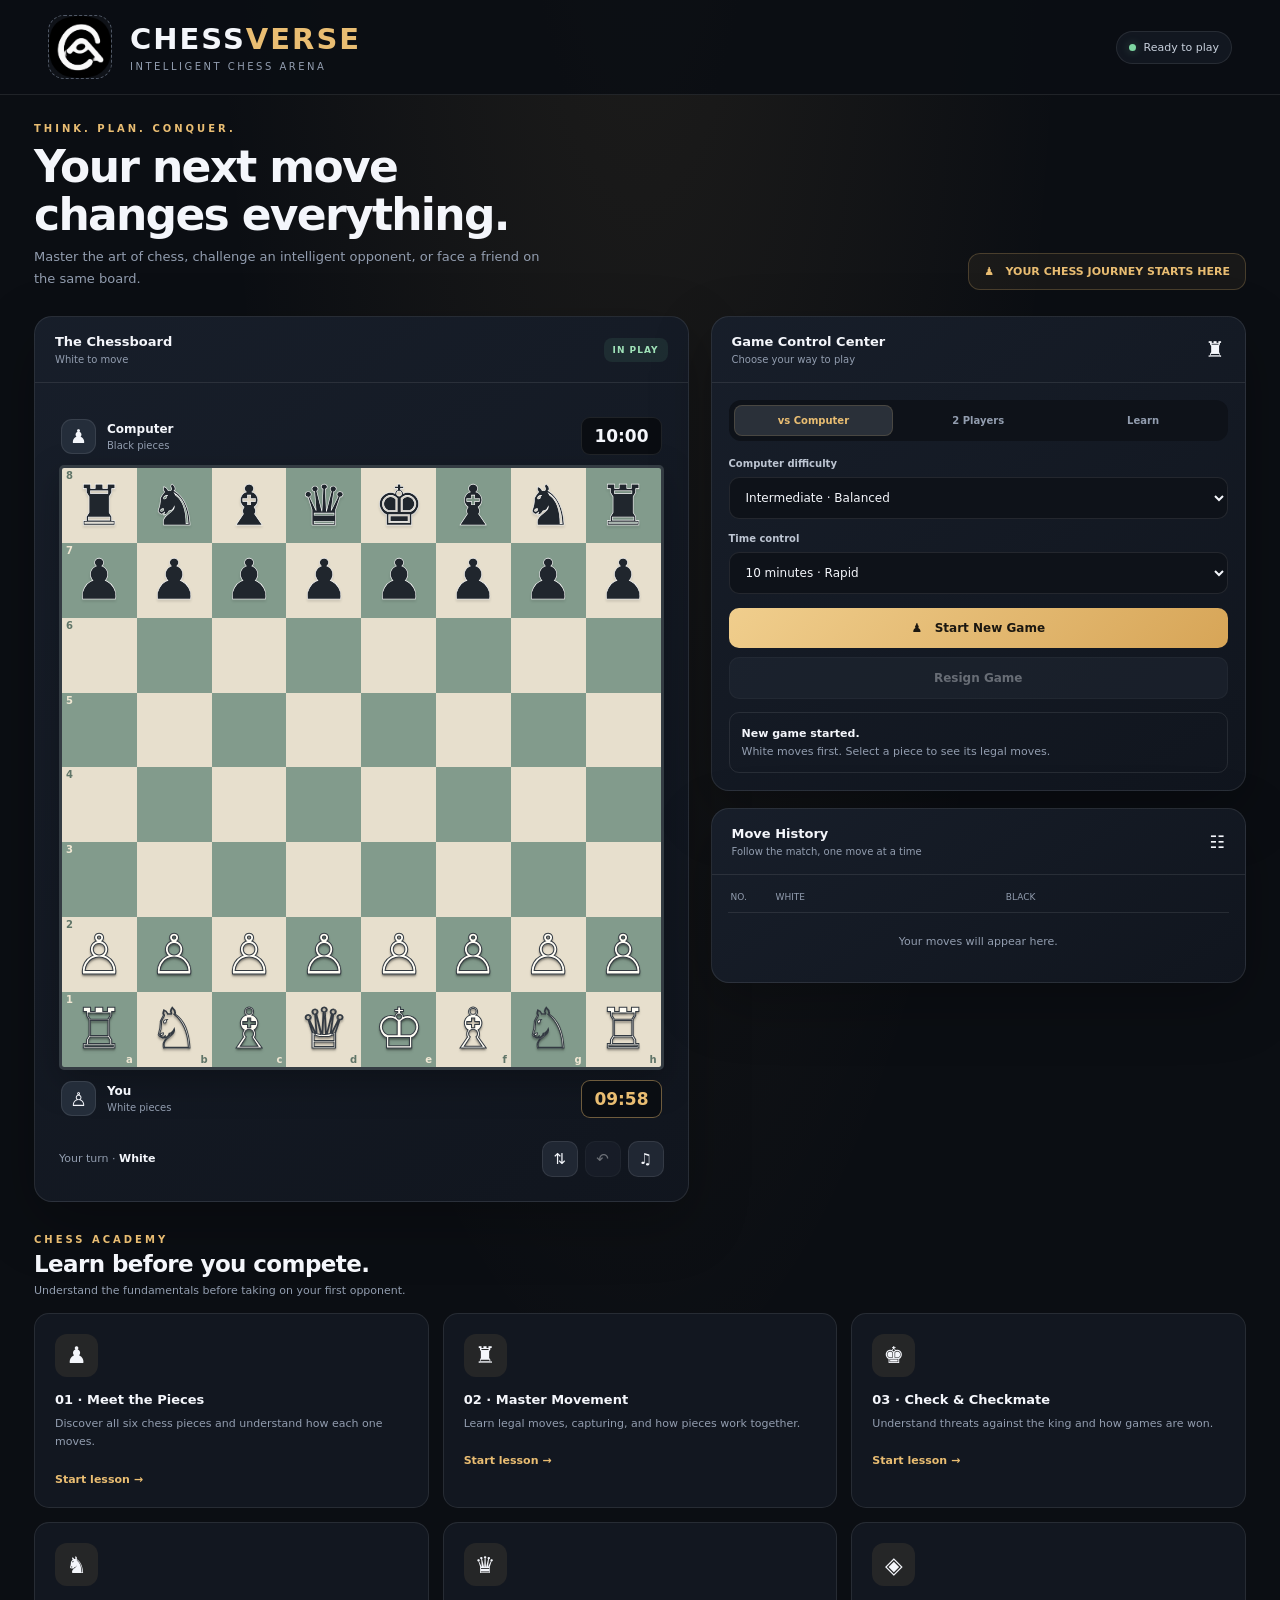
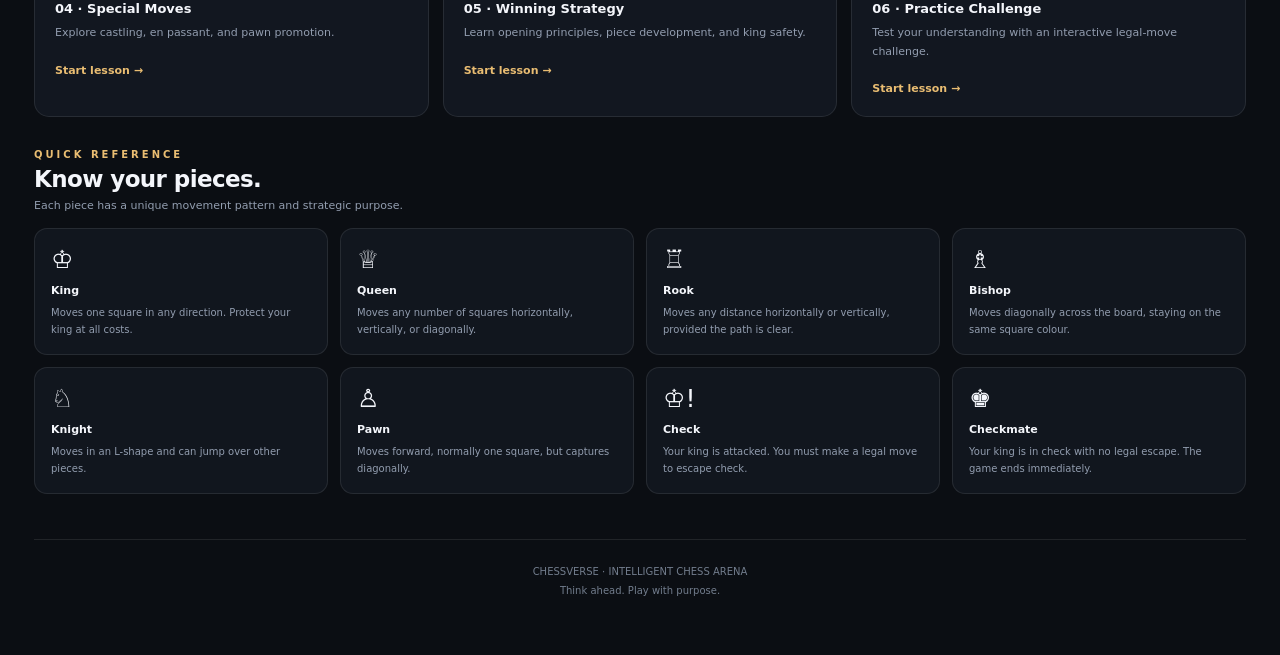
<file: chess.html>
<!DOCTYPE html>
<html lang="en">
<head>
<meta charset="UTF-8">
<meta name="viewport" content="width=device-width, initial-scale=1.0">
<meta name="theme-color" content="#0b0e13">
<title>CHESSVERSE — Intelligent Chess Arena</title>

<style>
:root {
    --bg: #0b0e13;
    --panel: #121720;
    --panel2: #181f2b;
    --line: rgba(255,255,255,.09);
    --text: #f4f6fb;
    --muted: #929daf;
    --gold: #e9bd72;
    --gold2: #b98642;
    --light-square: #e7dfcd;
    --dark-square: #829b8c;
    --danger: #ff6868;
    --radius: 18px;
    --shadow: 0 20px 60px rgba(0,0,0,.25);
}

* { box-sizing: border-box; }

body {
    margin: 0;
    background:
        radial-gradient(ellipse at 50% -15%, rgba(233,189,114,.09), transparent 48%),
        var(--bg);
    color: var(--text);
    font-family: Inter, ui-sans-serif, system-ui, -apple-system, BlinkMacSystemFont, "Segoe UI", sans-serif;
    min-height: 100vh;
}

button, select { font: inherit; }
button { cursor: pointer; }
button:focus-visible, select:focus-visible {
    outline: 2px solid var(--gold);
    outline-offset: 3px;
}

button:disabled { opacity: .4; cursor: not-allowed; }

.topbar {
    min-height: 90px;
    padding: 15px clamp(14px,4vw,48px);
    display: flex;
    align-items: center;
    gap: 18px;
    border-bottom: 1px solid var(--line);
    background: rgba(11,14,19,.9);
}

.brand-logo-space {
    width: 64px;
    height: 64px;
    border: 1px dashed #505866;
    border-radius: 16px;
    display: grid;
    place-items: center;
    flex-shrink: 0;
    position: relative;
    overflow: hidden;
    background: rgba(255,255,255,.025);
}

.brand-logo {
    width: 100%;
    height: 100%;
    position: absolute;
    inset: 0;
    object-fit: contain;
    display: none;
    z-index: 2;
}

.logo-placeholder {
    font-size: 9px;
    letter-spacing: 1px;
    color: var(--muted);
}

.brand-title h1 {
    margin: 0;
    font-size: clamp(20px,3vw,29px);
    font-weight: 850;
    letter-spacing: 2px;
}

.brand-title h1 span { color: var(--gold); }

.brand-title p {
    margin: 5px 0 0;
    font-size: 10px;
    letter-spacing: 2.5px;
    color: var(--muted);
}

.topbar-right {
    margin-left: auto;
    display: flex;
    align-items: center;
    gap: 9px;
}

.status-pill {
    display: flex;
    align-items: center;
    gap: 8px;
    padding: 9px 12px;
    background: var(--panel);
    border: 1px solid var(--line);
    border-radius: 100px;
    font-size: 11px;
    color: #c8d0dc;
}

.status-dot {
    width: 7px;
    height: 7px;
    border-radius: 50%;
    background: #7ed6a1;
    box-shadow: 0 0 10px #7ed6a155;
}

.container {
    width: min(1400px, 100%);
    margin: auto;
    padding: 28px clamp(12px,3vw,34px) 55px;
}

.hero {
    display: flex;
    justify-content: space-between;
    align-items: flex-end;
    gap: 20px;
    margin-bottom: 26px;
}

.eyebrow {
    color: var(--gold);
    font-size: 10px;
    font-weight: 800;
    letter-spacing: 3px;
    text-transform: uppercase;
}

.hero h2 {
    margin: 9px 0 8px;
    font-size: clamp(28px,4vw,44px);
    line-height: 1.08;
    letter-spacing: -1.7px;
}

.hero p {
    margin: 0;
    color: var(--muted);
    font-size: 13px;
    line-height: 1.7;
    max-width: 520px;
}

.hero-badge {
    padding: 11px 15px;
    border: 1px solid rgba(233,189,114,.23);
    background: rgba(233,189,114,.06);
    color: var(--gold);
    border-radius: 12px;
    white-space: nowrap;
    font-size: 11px;
    font-weight: 750;
}

.layout {
    display: grid;
    grid-template-columns: minmax(0,1.1fr) minmax(300px,.9fr);
    gap: 22px;
    align-items: start;
}

.panel {
    border: 1px solid var(--line);
    background: linear-gradient(145deg, rgba(24,31,43,.97), rgba(17,22,31,.97));
    border-radius: var(--radius);
    overflow: hidden;
    box-shadow: var(--shadow);
}

.panel-head {
    padding: 17px 20px;
    display: flex;
    justify-content: space-between;
    align-items: center;
    gap: 12px;
    border-bottom: 1px solid var(--line);
}

.panel-head h3 {
    font-size: 13px;
    margin: 0;
    font-weight: 750;
}

.panel-head small {
    display: block;
    color: var(--muted);
    font-size: 10px;
    margin-top: 5px;
}

.live-tag {
    font-size: 9px;
    font-weight: 800;
    color: #9fe2b8;
    background: rgba(126,214,161,.09);
    padding: 7px 9px;
    border-radius: 8px;
    letter-spacing: 1px;
}

.board-wrap { padding: clamp(10px,2.5vw,24px); }

.player-strip {
    display: flex;
    align-items: center;
    gap: 11px;
    padding: 10px 2px;
    min-height: 54px;
}

.avatar {
    width: 35px;
    height: 35px;
    border-radius: 11px;
    display: grid;
    place-items: center;
    font-size: 19px;
    background: #242d3a;
    border: 1px solid var(--line);
}

.player-info { flex: 1; min-width: 0; }
.player-info strong { display: block; font-size: 12px; }
.player-info small { display: block; margin-top: 4px; font-size: 10px; color: var(--muted); }

.clock {
    font-variant-numeric: tabular-nums;
    font-size: 17px;
    font-weight: 800;
    background: #0a0d12;
    border: 1px solid var(--line);
    border-radius: 9px;
    padding: 8px 12px;
    min-width: 76px;
    text-align: center;
}

.clock.active {
    color: var(--gold);
    border-color: rgba(233,189,114,.45);
}

.board {
    display: grid;
    grid-template-columns: repeat(8,minmax(0,1fr));
    width: 100%;
    aspect-ratio: 1;
    overflow: hidden;
    border-radius: 5px;
    border: 3px solid #343c43;
    box-shadow: 0 12px 35px rgba(0,0,0,.25);
    user-select: none;
    touch-action: manipulation;
}

.square {
    position: relative;
    display: grid;
    place-items: center;
    border: none;
    border-radius: 0;
    min-width: 0;
    min-height: 0;
    padding: 0;
    aspect-ratio: 1;
}

.square.light { background: var(--light-square); }
.square.dark { background: var(--dark-square); }

.square.selected {
    box-shadow: inset 0 0 0 4px #f0c75e;
    z-index: 1;
}

.square.last-move {
    background-image: linear-gradient(rgba(247,210,88,.3),rgba(247,210,88,.3));
}

.square.in-check {
    background-image: radial-gradient(circle, rgba(255,65,65,.8), rgba(255,65,65,.1) 75%);
}

.square.legal::after {
    content: "";
    width: 25%;
    height: 25%;
    border-radius: 50%;
    background: rgba(15,25,20,.28);
    position: absolute;
    pointer-events: none;
}

.square.capture::after {
    content: "";
    position: absolute;
    inset: 4%;
    border: 4px solid rgba(150,35,35,.58);
    border-radius: 50%;
    pointer-events: none;
}

.piece {
    z-index: 2;
    position: relative;
    font-family: "Segoe UI Symbol","Noto Sans Symbols 2",serif;
    font-size: clamp(24px,5.2vw,56px);
    line-height: 1;
    pointer-events: none;
    filter: drop-shadow(0 2px 1px rgba(0,0,0,.12));
}

.piece.white-piece {
    color: #fffdf5;
    -webkit-text-stroke: 1px #333a42;
    text-shadow: 0 2px 2px rgba(0,0,0,.38);
}

.piece.black-piece {
    color: #20262d;
    -webkit-text-stroke: .6px #fff;
    text-shadow: 0 1px 1px rgba(255,255,255,.2);
}

.coord {
    position: absolute;
    font-size: clamp(7px,1.1vw,10px);
    font-weight: 800;
    pointer-events: none;
}

.coord.file { right: 4px; bottom: 2px; }
.coord.rank { left: 4px; top: 2px; }
.light .coord { color: #607568; }
.dark .coord { color: #f0e7d3; }

.board-footer {
    display: flex;
    align-items: center;
    justify-content: space-between;
    gap: 10px;
    margin-top: 13px;
}

.turn-indicator {
    font-size: 11px;
    color: var(--muted);
}

.turn-indicator strong { color: var(--text); }

.icon-btn {
    width: 36px;
    height: 36px;
    display: grid;
    place-items: center;
    color: var(--text);
    border: 1px solid var(--line);
    background: #202733;
    border-radius: 10px;
    font-size: 15px;
}

.board-tools { display: flex; gap: 7px; }

.right-column {
    display: grid;
    gap: 17px;
}

.mode-tabs {
    display: grid;
    grid-template-columns: repeat(3,1fr);
    gap: 5px;
    margin: 17px 17px 0;
    padding: 5px;
    border-radius: 12px;
    background: #0e1219;
}

.mode-tab {
    border: none;
    background: transparent;
    color: var(--muted);
    padding: 10px 4px;
    border-radius: 8px;
    font-size: 10px;
    font-weight: 750;
}

.mode-tab.active {
    background: #2a3039;
    color: var(--gold);
    box-shadow: inset 0 0 0 1px rgba(233,189,114,.16);
}

.controls { padding: 17px; }

.field-label {
    display: block;
    font-size: 10px;
    font-weight: 750;
    color: #bdc5d2;
    margin-bottom: 8px;
}

.select {
    width: 100%;
    padding: 12px;
    background: #0e1219;
    color: var(--text);
    border: 1px solid var(--line);
    border-radius: 10px;
    font-size: 12px;
    margin-bottom: 14px;
}

.primary-btn, .secondary-btn {
    display: flex;
    align-items: center;
    justify-content: center;
    gap: 8px;
    width: 100%;
    border-radius: 10px;
    padding: 13px;
    font-size: 12px;
    font-weight: 800;
    transition: transform .18s, background .18s;
}

.primary-btn {
    background: linear-gradient(135deg,#f0ce8d,#d7a557);
    color: #1b1710;
    border: none;
}

.primary-btn:hover { transform: translateY(-1px); }

.secondary-btn {
    color: #e5eaf1;
    background: #252d39;
    border: 1px solid var(--line);
    margin-top: 9px;
}

.secondary-btn:hover { background: #303b4a; }

.game-message {
    margin-top: 13px;
    border: 1px solid var(--line);
    border-radius: 10px;
    padding: 12px;
    color: var(--muted);
    font-size: 11px;
    line-height: 1.6;
    min-height: 43px;
}

.game-message strong { color: var(--text); }

.moves-list {
    padding: 12px 16px;
    max-height: 200px;
    overflow-y: auto;
}

.moves-header, .move-row {
    display: grid;
    grid-template-columns: 35px 1fr 1fr;
    gap: 10px;
    align-items: center;
}

.moves-header {
    color: var(--muted);
    font-size: 9px;
    padding: 5px 3px 10px;
    border-bottom: 1px solid var(--line);
}

.move-row {
    padding: 9px 3px;
    font-size: 11px;
    border-bottom: 1px solid rgba(255,255,255,.035);
}

.move-row:nth-child(even) { background: rgba(255,255,255,.02); }
.move-number { color: var(--muted); }
.move-white, .move-black { color: #e5eaf1; }

.empty-moves {
    text-align: center;
    color: var(--muted);
    font-size: 11px;
    padding: 22px 5px;
}

.section { margin-top: 32px; }

.section-heading {
    display: flex;
    justify-content: space-between;
    align-items: flex-end;
    gap: 12px;
    margin-bottom: 16px;
}

.section-heading h2 {
    font-size: 23px;
    letter-spacing: -.6px;
    margin: 6px 0 0;
}

.section-heading p {
    font-size: 11px;
    color: var(--muted);
    margin: 7px 0 0;
}

.lesson-grid {
    display: grid;
    grid-template-columns: repeat(3,minmax(0,1fr));
    gap: 14px;
}

.lesson-card {
    padding: 20px;
    border-radius: 15px;
    background: var(--panel);
    border: 1px solid var(--line);
    transition: border-color .2s, transform .2s;
}

.lesson-card:hover {
    border-color: rgba(233,189,114,.4);
    transform: translateY(-3px);
}

.lesson-icon {
    width: 43px;
    height: 43px;
    display: grid;
    place-items: center;
    font-size: 23px;
    background: rgba(233,189,114,.09);
    border-radius: 12px;
    margin-bottom: 15px;
}

.lesson-card h3 { font-size: 13px; margin: 0 0 8px; }
.lesson-card p { font-size: 11px; color: var(--muted); line-height: 1.7; margin: 0 0 16px; }

.text-btn {
    background: transparent;
    color: var(--gold);
    border: none;
    padding: 0;
    font-size: 11px;
    font-weight: 800;
}

.lesson-view {
    margin-top: 15px;
    padding: 20px;
    border: 1px solid rgba(233,189,114,.22);
    background: rgba(233,189,114,.045);
    border-radius: 14px;
    display: none;
}

.lesson-view.open { display: block; }
.lesson-view h3 { margin: 0 0 10px; font-size: 16px; }
.lesson-view p, .lesson-view li { color: #b8c2d0; font-size: 12px; line-height: 1.8; }
.lesson-view .primary-btn { margin-top: 15px; max-width: 220px; }

.rules-grid {
    display: grid;
    grid-template-columns: repeat(4,minmax(0,1fr));
    gap: 12px;
}

.rule-card {
    padding: 16px;
    background: #11161e;
    border: 1px solid var(--line);
    border-radius: 13px;
}

.rule-card .symbol { font-size: 25px; margin-bottom: 10px; }
.rule-card h4 { font-size: 11px; margin: 0 0 7px; }
.rule-card p { font-size: 10px; color: var(--muted); line-height: 1.7; margin: 0; }

footer {
    margin-top: 45px;
    padding: 22px 12px 0;
    border-top: 1px solid var(--line);
    text-align: center;
    color: #727d8d;
    font-size: 10px;
    line-height: 1.9;
}

.modal-backdrop {
    position: fixed;
    inset: 0;
    z-index: 100;
    display: none;
    align-items: center;
    justify-content: center;
    padding: 20px;
    background: rgba(0,0,0,.8);
    backdrop-filter: blur(8px);
}

.modal-backdrop.open { display: flex; }

.modal {
    width: min(430px,100%);
    background: #171d27;
    border: 1px solid var(--line);
    border-radius: 20px;
    padding: 24px;
    box-shadow: 0 25px 100px rgba(0,0,0,.5);
}

.modal h2 { font-size: 21px; margin: 0 0 9px; }
.modal p { color: var(--muted); font-size: 12px; line-height: 1.8; }
.modal-actions { display: flex; gap: 10px; margin-top: 20px; }
.modal-actions button { flex: 1; }

@media(max-width:850px) {
    .layout { grid-template-columns: minmax(0,1fr); }
    .right-column { grid-template-columns: repeat(2,minmax(0,1fr)); }
    .right-column > .panel:first-child { grid-column: 1 / -1; }
    .rules-grid { grid-template-columns: repeat(2,minmax(0,1fr)); }
}

@media(max-width:520px) {
    .topbar { padding: 12px; gap: 11px; min-height: 78px; }
    .brand-logo-space { width: 49px; height: 49px; border-radius: 12px; }
    .brand-title h1 { font-size: 19px; letter-spacing: 1px; }
    .brand-title p { font-size: 7px; letter-spacing: 1.2px; }
    .topbar-right .status-pill { display: none; }
    .hero { align-items: flex-start; flex-direction: column; }
    .hero h2 { font-size: 33px; }
    .container { padding-top: 21px; }
    .right-column { grid-template-columns: minmax(0,1fr); }
    .right-column > .panel:first-child { grid-column: auto; }
    .lesson-grid { grid-template-columns: repeat(2,minmax(0,1fr)); }
    .lesson-card { padding: 14px; }
    .section-heading h2 { font-size: 20px; }
    .clock { font-size: 14px; min-width: 66px; }
    .piece { font-size: clamp(22px,8vw,40px); }
    .board-wrap { padding: 9px; }
}
</style>
</head>

<body>

<!-- BRAND AREA: REPLACE your-logo.png WITH YOUR OWN LOGO FILE -->
<header class="topbar">
    <div class="brand-logo-space">
        <img src="logo.png" alt="Brand logo" class="brand-logo" id="brandLogo">
        <span class="logo-placeholder" id="logoPlaceholder">YOUR LOGO</span>
    </div>

    <div class="brand-title">
        <h1>CHESS<span>VERSE</span></h1>
        <p>INTELLIGENT CHESS ARENA</p>
    </div>

    <div class="topbar-right">
        <div class="status-pill"><span class="status-dot"></span> Ready to play</div>
    </div>
</header>

<main class="container">

    <section class="hero">
        <div>
            <div class="eyebrow">Think. Plan. Conquer.</div>
            <h2>Your next move<br>changes everything.</h2>
            <p>Master the art of chess, challenge an intelligent opponent, or face a friend on the same board.</p>
        </div>
        <div class="hero-badge">♟ &nbsp; YOUR CHESS JOURNEY STARTS HERE</div>
    </section>

    <section class="layout">

        <!-- CHESSBOARD -->
        <div class="panel">
            <div class="panel-head">
                <div>
                    <h3>The Chessboard</h3>
                    <small id="boardSubtitle">White to move · Standard chess</small>
                </div>
                <span class="live-tag" id="gameBadge">NEW GAME</span>
            </div>

            <div class="board-wrap">
                <div class="player-strip">
                    <div class="avatar" id="blackAvatar">♟</div>
                    <div class="player-info">
                        <strong id="blackName">Computer</strong>
                        <small id="blackCaption">Black pieces</small>
                    </div>
                    <div class="clock" id="blackClock">10:00</div>
                </div>

                <div class="board" id="chessboard" aria-label="Interactive chessboard"></div>

                <div class="player-strip">
                    <div class="avatar">♙</div>
                    <div class="player-info">
                        <strong id="whiteName">You</strong>
                        <small id="whiteCaption">White pieces</small>
                    </div>
                    <div class="clock active" id="whiteClock">10:00</div>
                </div>

                <div class="board-footer">
                    <div class="turn-indicator" id="turnIndicator">Your turn · <strong>White</strong></div>
                    <div class="board-tools">
                        <button class="icon-btn" id="flipBtn" title="Flip board" aria-label="Flip board">⇅</button>
                        <button class="icon-btn" id="undoBtn" title="Undo move" aria-label="Undo move">↶</button>
                        <button class="icon-btn" id="soundBtn" title="Toggle sound" aria-label="Toggle sound">♫</button>
                    </div>
                </div>
            </div>
        </div>

        <!-- GAME CONTROLS -->
        <div class="right-column">
            <div class="panel">
                <div class="panel-head">
                    <div>
                        <h3>Game Control Center</h3>
                        <small>Choose your way to play</small>
                    </div>
                    <span style="font-size:22px">♜</span>
                </div>

                <div class="mode-tabs">
                    <button class="mode-tab active" data-mode="computer">vs Computer</button>
                    <button class="mode-tab" data-mode="local">2 Players</button>
                    <button class="mode-tab" data-mode="learn">Learn</button>
                </div>

                <div class="controls">
                    <label class="field-label" for="difficulty">Computer difficulty</label>
                    <select class="select" id="difficulty">
                        <option value="1">Beginner · Easy</option>
                        <option value="2" selected>Intermediate · Balanced</option>
                        <option value="3">Advanced · Challenging</option>
                    </select>

                    <label class="field-label" for="timeControl">Time control</label>
                    <select class="select" id="timeControl">
                        <option value="180">3 minutes · Blitz</option>
                        <option value="300">5 minutes</option>
                        <option value="600" selected>10 minutes · Rapid</option>
                        <option value="900">15 minutes</option>
                        <option value="0">Unlimited</option>
                    </select>

                    <button class="primary-btn" id="newGameBtn">♟ &nbsp; Start New Game</button>
                    <button class="secondary-btn" id="resignBtn">Resign Game</button>

                    <div class="game-message" id="gameMessage" role="status">
                        <strong>Welcome to Chessverse.</strong><br>
                        Select a mode and start your first match.
                    </div>
                </div>
            </div>

            <div class="panel">
                <div class="panel-head">
                    <div>
                        <h3>Move History</h3>
                        <small>Follow the match, one move at a time</small>
                    </div>
                    <span style="font-size:17px">☷</span>
                </div>

                <div class="moves-list" id="movesList">
                    <div class="moves-header">
                        <span>NO.</span><span>WHITE</span><span>BLACK</span>
                    </div>
                    <div class="empty-moves">Your moves will appear here.</div>
                </div>
            </div>
        </div>
    </section>

    <!-- LEARNING ACADEMY -->
    <section class="section" id="academy">
        <div class="section-heading">
            <div>
                <div class="eyebrow">Chess academy</div>
                <h2>Learn before you compete.</h2>
                <p>Understand the fundamentals before taking on your first opponent.</p>
            </div>
        </div>

        <div class="lesson-grid">
            <article class="lesson-card">
                <div class="lesson-icon">♟</div>
                <h3>01 · Meet the Pieces</h3>
                <p>Discover all six chess pieces and understand how each one moves.</p>
                <button class="text-btn" data-lesson="pieces">Start lesson →</button>
            </article>

            <article class="lesson-card">
                <div class="lesson-icon">♜</div>
                <h3>02 · Master Movement</h3>
                <p>Learn legal moves, capturing, and how pieces work together.</p>
                <button class="text-btn" data-lesson="movement">Start lesson →</button>
            </article>

            <article class="lesson-card">
                <div class="lesson-icon">♚</div>
                <h3>03 · Check & Checkmate</h3>
                <p>Understand threats against the king and how games are won.</p>
                <button class="text-btn" data-lesson="checkmate">Start lesson →</button>
            </article>

            <article class="lesson-card">
                <div class="lesson-icon">♞</div>
                <h3>04 · Special Moves</h3>
                <p>Explore castling, en passant, and pawn promotion.</p>
                <button class="text-btn" data-lesson="special">Start lesson →</button>
            </article>

            <article class="lesson-card">
                <div class="lesson-icon">♛</div>
                <h3>05 · Winning Strategy</h3>
                <p>Learn opening principles, piece development, and king safety.</p>
                <button class="text-btn" data-lesson="strategy">Start lesson →</button>
            </article>

            <article class="lesson-card">
                <div class="lesson-icon">◈</div>
                <h3>06 · Practice Challenge</h3>
                <p>Test your understanding with an interactive legal-move challenge.</p>
                <button class="text-btn" data-lesson="practice">Start lesson →</button>
            </article>
        </div>

        <div class="lesson-view" id="lessonView" aria-live="polite">
            <h3 id="lessonTitle">Welcome to the academy</h3>
            <div id="lessonContent"></div>
            <button class="primary-btn" id="lessonAction">Try it on the board</button>
        </div>
    </section>

    <section class="section">
        <div class="section-heading">
            <div>
                <div class="eyebrow">Quick reference</div>
                <h2>Know your pieces.</h2>
                <p>Each piece has a unique movement pattern and strategic purpose.</p>
            </div>
        </div>

        <div class="rules-grid">
            <article class="rule-card">
                <div class="symbol">♔</div>
                <h4>King</h4>
                <p>Moves one square in any direction. Protect your king at all costs.</p>
            </article>
            <article class="rule-card">
                <div class="symbol">♕</div>
                <h4>Queen</h4>
                <p>Moves any number of squares horizontally, vertically, or diagonally.</p>
            </article>
            <article class="rule-card">
                <div class="symbol">♖</div>
                <h4>Rook</h4>
                <p>Moves any distance horizontally or vertically, provided the path is clear.</p>
            </article>
            <article class="rule-card">
                <div class="symbol">♗</div>
                <h4>Bishop</h4>
                <p>Moves diagonally across the board, staying on the same square colour.</p>
            </article>
            <article class="rule-card">
                <div class="symbol">♘</div>
                <h4>Knight</h4>
                <p>Moves in an L-shape and can jump over other pieces.</p>
            </article>
            <article class="rule-card">
                <div class="symbol">♙</div>
                <h4>Pawn</h4>
                <p>Moves forward, normally one square, but captures diagonally.</p>
            </article>
            <article class="rule-card">
                <div class="symbol">♔!</div>
                <h4>Check</h4>
                <p>Your king is attacked. You must make a legal move to escape check.</p>
            </article>
            <article class="rule-card">
                <div class="symbol">♚</div>
                <h4>Checkmate</h4>
                <p>Your king is in check with no legal escape. The game ends immediately.</p>
            </article>
        </div>
    </section>

    <footer>
        CHESSVERSE · INTELLIGENT CHESS ARENA<br>
        Think ahead. Play with purpose.
    </footer>
</main>

<div class="modal-backdrop" id="promotionModal">
    <div class="modal">
        <h2>Promote your pawn</h2>
        <p>Your pawn has reached the final rank. Choose the piece it becomes.</p>
        <div class="modal-actions">
            <button class="secondary-btn" data-promote="q">♕ Queen</button>
            <button class="secondary-btn" data-promote="r">♖ Rook</button>
        </div>
        <div class="modal-actions">
            <button class="secondary-btn" data-promote="b">♗ Bishop</button>
            <button class="secondary-btn" data-promote="n">♘ Knight</button>
        </div>
    </div>
</div>

<script>
"use strict";

/* ==========================================================
   CHESSVERSE GAME ENGINE
   Coordinates: a8 = index 0, h1 = index 63.
   Pieces: uppercase = white, lowercase = black.
========================================================== */

const $ = id => document.getElementById(id);

const GLYPHS = {
    K:"♔", Q:"♕", R:"♖", B:"♗", N:"♘", P:"♙",
    k:"♚", q:"♛", r:"♜", b:"♝", n:"♞", p:"♟"
};

const PIECE_VALUES = {p:100,n:320,b:335,r:500,q:900,k:20000};

const START_BOARD = [
    "rnbqkbnr",
    "pppppppp",
    "........",
    "........",
    "........",
    "........",
    "PPPPPPPP",
    "RNBQKBNR"
].join("").split("");

let state;
let mode = "computer";
let selected = null;
let legalForSelected = [];
let flipped = false;
let history = [];
let snapshots = [];
let gameOver = false;
let thinking = false;
let pendingPromotion = null;
let timerInterval = null;
let soundEnabled = false;
let lessonMode = false;
let lastMove = null;
let undoSnapshots = [];

let clocks = {w:600,b:600};
let clockBase = 600;
let clockLast = Date.now();

function initialState() {
    return {
        board: START_BOARD.slice(),
        turn: "w",
        castle: {K:true,Q:true,k:true,q:true},
        ep: null,
        halfmove: 0,
        fullmove: 1
    };
}

function cloneState(s) {
    return {
        board:s.board.slice(),
        turn:s.turn,
        castle:{...s.castle},
        ep:s.ep,
        halfmove:s.halfmove,
        fullmove:s.fullmove
    };
}

function colorOf(p) {
    if (!p || p === ".") return null;
    return p === p.toUpperCase() ? "w" : "b";
}

function opponent(c) { return c === "w" ? "b" : "w"; }
function own(p,c) { return p !== "." && colorOf(p) === c; }
function inside(r,f) { return r>=0 && r<8 && f>=0 && f<8; }
function idx(r,f) { return r*8+f; }
function rf(i) { return [Math.floor(i/8),i%8]; }
function pieceType(p) { return p.toLowerCase(); }
function algebraic(i) {
    const [r,f] = rf(i);
    return "abcdefgh"[f] + (8-r);
}
function oppositeTurn(s) { return opponent(s.turn); }

function findKing(s,c) {
    return s.board.findIndex(p => p === (c==="w" ? "K":"k"));
}

function attacked(s,target,byColor) {
    const board=s.board;
    const [r,f]=rf(target);

    // Pawn attacks.
    const pawnRow = r + (byColor==="w" ? 1 : -1);
    for (const df of [-1,1]) {
        const ff=f+df;
        if (inside(pawnRow,ff)) {
            const p=board[idx(pawnRow,ff)];
            if (p === (byColor==="w" ? "P":"p")) return true;
        }
    }

    // Knight attacks.
    const jumps=[
        [-2,-1],[-2,1],[-1,-2],[-1,2],
        [1,-2],[1,2],[2,-1],[2,1]
    ];
    for(const [dr,df] of jumps) {
        const rr=r+dr, ff=f+df;
        if(inside(rr,ff) && board[idx(rr,ff)] === (byColor==="w"?"N":"n")) return true;
    }

    // King attacks.
    for(let dr=-1;dr<=1;dr++) for(let df=-1;df<=1;df++) {
        if(!dr&&!df) continue;
        const rr=r+dr,ff=f+df;
        if(inside(rr,ff) && board[idx(rr,ff)] === (byColor==="w"?"K":"k")) return true;
    }

    // Sliding attacks.
    const directions=[
        [-1,0],[1,0],[0,-1],[0,1],
        [-1,-1],[-1,1],[1,-1],[1,1]
    ];

    for(let d=0;d<directions.length;d++) {
        const [dr,df]=directions[d];
        let rr=r+dr,ff=f+df, distance=1;
        while(inside(rr,ff)) {
            const p=board[idx(rr,ff)];
            if(p!==".") {
                if(colorOf(p)===byColor) {
                    const t=pieceType(p);
                    if(distance===1 && t==="k") return true;
                    if(d<4 && (t==="r"||t==="q")) return true;
                    if(d>=4 && (t==="b"||t==="q")) return true;
                }
                break;
            }
            rr+=dr; ff+=df; distance++;
        }
    }
    return false;
}

function inCheck(s,c=s.turn) {
    const k=findKing(s,c);
    return k<0 || attacked(s,k,opponent(c));
}

function addMove(out,s,from,to,extra={}) {
    if(to<0||to>63) return;
    const target=s.board[to];
    if(target!=="." && colorOf(target)===colorOf(s.board[from])) return;
    if(target!== "." && pieceType(target)==="k") return;
    out.push({from,to,...extra});
}

function pseudoMoves(s,from) {
    const board=s.board;
    const p=board[from];
    if(!p||p===".") return [];
    const c=colorOf(p);
    const t=pieceType(p);
    const [r,f]=rf(from);
    const out=[];

    if(t==="p") {
        const dir=c==="w"?-1:1;
        const start=c==="w"?6:1;
        const promotionRow=c==="w"?0:7;
        const oneR=r+dir;

        if(inside(oneR,f) && board[idx(oneR,f)]===".") {
            const to=idx(oneR,f);
            addMove(out,s,from,to,oneR===promotionRow?{promotion:true}:{});
            const twoR=r+2*dir;
            if(r===start && board[idx(twoR,f)]===".") {
                addMove(out,s,from,idx(twoR,f),{doublePawn:true});
            }
        }

        for(const df of [-1,1]) {
            const rr=r+dir,ff=f+df;
            if(!inside(rr,ff)) continue;
            const to=idx(rr,ff);
            if(board[to]!=="." && colorOf(board[to])!==c && pieceType(board[to])!=="k") {
                addMove(out,s,from,to,rr===promotionRow?{promotion:true}:{});
            } else if(s.ep===to) {
                addMove(out,s,from,to,{enPassant:true});
            }
        }
    }

    if(t==="n") {
        const jumps=[[-2,-1],[-2,1],[-1,-2],[-1,2],[1,-2],[1,2],[2,-1],[2,1]];
        for(const [dr,df] of jumps) {
            const rr=r+dr,ff=f+df;
            if(inside(rr,ff)) addMove(out,s,from,idx(rr,ff));
        }
    }

    if(t==="k") {
        for(let dr=-1;dr<=1;dr++) for(let df=-1;df<=1;df++) {
            if(!dr&&!df) continue;
            const rr=r+dr,ff=f+df;
            if(inside(rr,ff)) addMove(out,s,from,idx(rr,ff));
        }

        // Castling: the king cannot castle out of, through, or into check.
        if(c==="w" && from===60 && !inCheck(s,"w")) {
            if(s.castle.K && board[61]==="." && board[62]==="." &&
               board[63]==="R" && !attacked(s,61,"b") && !attacked(s,62,"b")) {
                out.push({from,to:62,castle:"K"});
            }
            if(s.castle.Q && board[59]==="." && board[58]==="." && board[57]==="." &&
               board[56]==="R" && !attacked(s,59,"b") && !attacked(s,58,"b")) {
                out.push({from,to:58,castle:"Q"});
            }
        }
        if(c==="b" && from===4 && !inCheck(s,"b")) {
            if(s.castle.k && board[5]==="." && board[6]==="." &&
               board[7]==="r" && !attacked(s,5,"w") && !attacked(s,6,"w")) {
                out.push({from,to:6,castle:"k"});
            }
            if(s.castle.q && board[3]==="." && board[2]==="." && board[1]==="." &&
               board[0]==="r" && !attacked(s,3,"w") && !attacked(s,2,"w")) {
                out.push({from,to:2,castle:"q"});
            }
        }
    }

    if(t==="b"||t==="r"||t==="q") {
        const dirs=[];
        if(t!=="b") dirs.push([-1,0],[1,0],[0,-1],[0,1]);
        if(t!=="r") dirs.push([-1,-1],[-1,1],[1,-1],[1,1]);

        for(const [dr,df] of dirs) {
            let rr=r+dr,ff=f+df;
            while(inside(rr,ff)) {
                const to=idx(rr,ff);
                if(board[to]===".") {
                    out.push({from,to});
                } else {
                    if(colorOf(board[to])!==c && pieceType(board[to])!=="k") {
                        out.push({from,to});
                    }
                    break;
                }
                rr+=dr; ff+=df;
            }
        }
    }
    return out;
}

function applyMove(s,m,promotionChoice="q") {
    const next=cloneState(s);
    const b=next.board;
    const p=b[m.from], target=b[m.to];
    const c=colorOf(p);
    const type=pieceType(p);

    b[m.from]=".";

    if(m.enPassant) {
        b[m.to+(c==="w"?8:-8)]=".";
    }

    if(m.castle) {
        if(m.castle==="K") { b[63]="."; b[61]="R"; }
        if(m.castle==="Q") { b[56]="."; b[59]="R"; }
        if(m.castle==="k") { b[7]="."; b[5]="r"; }
        if(m.castle==="q") { b[0]="."; b[3]="r"; }
    }

    let placed=p;
    if(type==="p" && (Math.floor(m.to/8)===0 || Math.floor(m.to/8)===7)) {
        const promoted=promotionChoice.toLowerCase();
        placed=c==="w"?promoted.toUpperCase():promoted;
    }
    b[m.to]=placed;

    // Update castling rights when a king or rook moves.
    if(p==="K") { next.castle.K=false; next.castle.Q=false; }
    if(p==="k") { next.castle.k=false; next.castle.q=false; }

    if(m.from===63 || m.to===63) next.castle.K=false;
    if(m.from===56 || m.to===56) next.castle.Q=false;
    if(m.from===7 || m.to===7) next.castle.k=false;
    if(m.from===0 || m.to===0) next.castle.q=false;

    next.ep=m.doublePawn ? (m.from+m.to)/2 : null;
    next.halfmove=(type==="p"||target!=="."||m.enPassant)?0:next.halfmove+1;

    if(c==="b") next.fullmove++;
    next.turn=opponent(c);
    return next;
}

function legalMoves(s,from=null) {
    const c=s.turn;
    const result=[];
    const start=from===null?0:from;
    const end=from===null?63:from;

    for(let i=start;i<=end;i++) {
        if(!own(s.board[i],c)) continue;
        for(const m of pseudoMoves(s,i)) {
            const next=applyMove(s,m,"q");
            if(!inCheck(next,c)) result.push(m);
        }
    }
    return result;
}

function gameStatus(s) {
    const moves=legalMoves(s);
    const check=inCheck(s,s.turn);

    if(moves.length===0) {
        return check
            ? {over:true,type:"checkmate",winner:opponent(s.turn)}
            : {over:true,type:"stalemate"};
    }

    if(s.halfmove>=100) return {over:true,type:"draw50"};
    if(insufficientMaterial(s)) return {over:true,type:"material"};

    return {over:false,check};
}

function insufficientMaterial(s) {
    const pieces=s.board.filter(p=>p!==".");
    if(pieces.some(p=>["p","q","r"].includes(pieceType(p)))) return false;

    const nonKings=pieces.filter(p=>pieceType(p)!=="k");
    if(nonKings.length<=1) return true;

    if(nonKings.every(p=>pieceType(p)==="b")) {
        const squares=s.board
            .map((p,i)=>p!=="."&&pieceType(p)==="b"?i:null)
            .filter(i=>i!==null);
        const colors=squares.map(i=>{
            const [r,f]=rf(i);
            return (r+f)%2;
        });
        return colors.every(x=>x===colors[0]);
    }
    return false;
}

function repetitionKey(s) {
    return s.board.join("")+"|"+s.turn+"|"+
        Object.keys(s.castle).filter(k=>s.castle[k]).join("")+"|"+s.ep;
}

function checkRepetition(s) {
    const key=repetitionKey(s);
    return snapshots.filter(x=>repetitionKey(x)===key).length>=2;
}

function evaluate(s) {
    let score=0;
    for(let i=0;i<64;i++) {
        const p=s.board[i];
        if(p===".") continue;
        const c=colorOf(p), t=pieceType(p);
        const [r,f]=rf(i);
        let val=PIECE_VALUES[t]||0;

        // Simple positional preferences.
        const center=3.5-(Math.abs(3.5-r)+Math.abs(3.5-f))/2;
        if(t==="n"||t==="b") val+=center*10;
        if(t==="p") val+=(c==="w"?(6-r):(r-1))*5;
        score+=c==="w"?val:-val;
    }
    return s.turn==="w"?score:-score;
}

function orderMoves(s,moves) {
    return moves.slice().sort((a,b)=>{
        const victimA=s.board[a.to]!=="."?PIECE_VALUES[pieceType(s.board[a.to])]||0:0;
        const victimB=s.board[b.to]!=="."?PIECE_VALUES[pieceType(s.board[b.to])]||0:0;
        const attackerA=PIECE_VALUES[pieceType(s.board[a.from])]||0;
        const attackerB=PIECE_VALUES[pieceType(s.board[b.from])]||0;
        return (victimB*10-attackerB)-(victimA*10-attackerA);
    });
}

function minimax(s,depth,alpha,beta,ply=0) {
    const moves=legalMoves(s);
    const check=inCheck(s,s.turn);

    if(moves.length===0) {
        if(check) return -100000+ply;
        return 0;
    }

    if(s.halfmove>=100||insufficientMaterial(s)) return 0;
    if(depth<=0) return evaluate(s);

    let best=-Infinity;
    for(const m of orderMoves(s,moves)) {
        const next=applyMove(s,m,"q");
        const value=-minimax(next,depth-1,-beta,-alpha,ply+1);
        if(value>best) best=value;
        if(value>alpha) alpha=value;
        if(alpha>=beta) break;
    }
    return best;
}

function computerMove() {
    if(mode!=="computer"||state.turn!=="b"||gameOver||thinking) return;

    thinking=true;
    setMessage("<strong>Computer is thinking...</strong><br>Calculating its next move.");
    $("gameBadge").textContent="THINKING";

    // Yield to the browser before the search starts.
    setTimeout(()=>{
        if(gameOver||mode!=="computer"||state.turn!=="b") {
            thinking=false;
            return;
        }

        const moves=orderMoves(state,legalMoves(state));
        if(!moves.length) {
            thinking=false;
            render();
            return;
        }

        const level=Number($("difficulty").value);
        const depth=level===1?1:level===2?2:3;

        let best=-Infinity;
        let choices=[];

        for(const m of moves) {
            const next=applyMove(state,m,"q");
            const score=-minimax(next,depth-1,-Infinity,Infinity,1);
            if(score>best) {
                best=score;
                choices=[m];
            } else if(score===best) {
                choices.push(m);
            }
        }

        const chosen=choices[Math.floor(Math.random()*choices.length)]||moves[0];
        thinking=false;
        commitMove(chosen,"q");
    },80);
}

/* ==========================================================
   GAMEPLAY AND RENDERING
========================================================== */

function renderBoard() {
    const board=$("chessboard");
    board.innerHTML="";

    const status=gameStatus(state);
    const checkedKing=status.check?findKing(state,state.turn):-1;

    for(let visual=0;visual<64;visual++) {
        const i=flipped?63-visual:visual;
        const [r,f]=rf(i);
        const p=state.board[i];

        const sq=document.createElement("button");
        sq.type="button";
        sq.className="square "+((r+f)%2===0?"light":"dark");
        sq.dataset.index=i;
        sq.setAttribute("aria-label",algebraic(i)+(p==="."?" empty":", "+pieceType(p)));

        if(selected===i) sq.classList.add("selected");
        if(lastMove&&(lastMove.from===i||lastMove.to===i)) sq.classList.add("last-move");
        if(i===checkedKing) sq.classList.add("in-check");

        const lm=legalForSelected.find(m=>m.to===i);
        if(lm) sq.classList.add(state.board[i]!=="."?"capture":"legal");

        if(p!==".") {
            const piece=document.createElement("span");
            piece.className="piece "+(colorOf(p)==="w"?"white-piece":"black-piece");
            piece.textContent=GLYPHS[p];
            sq.appendChild(piece);
        }

        // Coordinate labels stay tied to the board's actual squares.
        const showRank=flipped?f===7:f===0;
        const showFile=flipped?r===0:r===7;

        if(showRank) {
            const coord=document.createElement("span");
            coord.className="coord rank";
            coord.textContent=8-r;
            sq.appendChild(coord);
        }
        if(showFile) {
            const coord=document.createElement("span");
            coord.className="coord file";
            coord.textContent="abcdefgh"[f];
            sq.appendChild(coord);
        }

        sq.addEventListener("click",()=>handleSquare(i));
        board.appendChild(sq);
    }
}

function renderHistory() {
    const el=$("movesList");
    el.innerHTML='<div class="moves-header"><span>NO.</span><span>WHITE</span><span>BLACK</span></div>';

    if(!history.length) {
        el.insertAdjacentHTML("beforeend",'<div class="empty-moves">Your moves will appear here.</div>');
        return;
    }

    for(let i=0;i<history.length;i+=2) {
        const row=document.createElement("div");
        row.className="move-row";

        const n=document.createElement("span");
        n.className="move-number";
        n.textContent=(Math.floor(i/2)+1)+".";
        row.appendChild(n);

        for(let j=i;j<i+2;j++) {
            const span=document.createElement("span");
            span.className=j%2===0?"move-white":"move-black";
            span.textContent=history[j]?history[j].notation:"";
            row.appendChild(span);
        }
        el.appendChild(row);
    }
    el.scrollTop=el.scrollHeight;
}

function render() {
    renderBoard();
    renderHistory();
    updateLabels();
    updateClocks();
}

function updateLabels() {
    const status=gameStatus(state);
    const turn=state.turn==="w"?"White":"Black";

    $("boardSubtitle").textContent=gameOver
        ?"Game finished"
        :turn+" to move"+(status.check?" · CHECK!":"");

    $("turnIndicator").innerHTML=gameOver
        ?"<strong>Game over</strong>"
        :(mode==="computer"&&state.turn==="b"?"Computer is thinking":"Your turn · <strong>"+turn+"</strong>");

    $("gameBadge").textContent=gameOver?"FINISHED":status.check?"CHECK!":"IN PLAY";

    $("whiteClock").classList.toggle("active",!gameOver&&state.turn==="w");
    $("blackClock").classList.toggle("active",!gameOver&&state.turn==="b");

    $("undoBtn").disabled=undoSnapshots.length===0||gameOver&&history.length===0;
    $("resignBtn").disabled=gameOver||history.length===0;
}

function setMessage(html) {
    $("gameMessage").innerHTML=html;
}

function handleSquare(i) {
    if(gameOver||thinking||pendingPromotion) return;
    if(mode==="learn") {
        setMessage("<strong>Practice mode.</strong><br>Choose a lesson below, or switch to a game mode to play.");
        return;
    }
    if(mode==="computer"&&state.turn==="b") return;

    const p=state.board[i];

    if(selected!==null) {
        const move=legalForSelected.find(m=>m.to===i);
        if(move) {
            if(move.promotion) {
                pendingPromotion={move};
                $("promotionModal").classList.add("open");
                return;
            }
            commitMove(move);
            return;
        }
    }

    if(p!=="."&&colorOf(p)===state.turn) {
        selected=i;
        legalForSelected=legalMoves(state,i);
        renderBoard();
    } else {
        selected=null;
        legalForSelected=[];
        renderBoard();
    }
}

function makeNotation(s,m,promotionChoice="q") {
    const p=s.board[m.from];
    const target=s.board[m.to];
    const type=pieceType(p);
    if(m.castle==="K"||m.castle==="k") return "O-O";
    if(m.castle==="Q"||m.castle==="q") return "O-O-O";

    let notation="";
    if(type!=="p") notation=p.toUpperCase();
    else if(target!=="."||m.enPassant) notation="abcdefgh"[m.from%8];

    if(target!=="."||m.enPassant) notation+="x";
    notation+=algebraic(m.to);
    if(m.promotion) notation+="="+promotionChoice.toUpperCase();
    return notation;
}

function commitMove(move,promotionChoice="q") {
    if(gameOver) return;

    const before=cloneState(state);
    const notation=makeNotation(state,move,promotionChoice);

    undoSnapshots.push({
        state:cloneState(state),
        history:history.slice(),
        snapshots:snapshots.map(cloneState),
        lastMove:lastMove?{...lastMove}:null,
        clocks:{...clocks}
    });

    state=applyMove(state,move,promotionChoice);
    lastMove={from:move.from,to:move.to};
    history.push({notation,move:{...move},color:before.turn});
    snapshots.push(cloneState(state));

    selected=null;
    legalForSelected=[];
    pendingPromotion=null;
    $("promotionModal").classList.remove("open");

    if(soundEnabled) playSound();

    const status=gameStatus(state);
    if(checkRepetition(state)) {
        finishGame("drawRepetition","Draw by threefold repetition.");
    } else if(status.over) {
        if(status.type==="checkmate") {
            finishGame("checkmate",(status.winner==="w"?"White":"Black")+" wins by checkmate!");
        } else if(status.type==="stalemate") {
            finishGame("stalemate","Draw by stalemate.");
        } else {
            finishGame("draw","Draw under the applicable draw rule.");
        }
    } else {
        const checked=status.check;
        setMessage(checked
            ?"<strong>Check!</strong><br>"+(state.turn==="w"?"White":"Black")+" must escape the attack."
            :"<strong>Move played.</strong><br>"+(state.turn==="w"?"White":"Black")+" to move.");
    }

    render();

    if(!gameOver&&mode==="computer"&&state.turn==="b") {
        computerMove();
    }
}

function finishGame(type,message) {
    gameOver=true;
    clearInterval(timerInterval);
    $("gameBadge").textContent="FINISHED";
    setMessage("<strong>"+escapeHTML(message)+"</strong><br>Start a new game whenever you're ready.");
}

function escapeHTML(text) {
    return String(text).replace(/[&<>"']/g,c=>({
        "&":"&amp;","<":"&lt;",">":"&gt;",'"':"&quot;","'":"&#39;"
    })[c]);
}

function startNewGame() {
    state=initialState();
    selected=null;
    legalForSelected=[];
    history=[];
    snapshots=[cloneState(state)];
    undoSnapshots=[];
    lastMove=null;
    gameOver=false;
    thinking=false;
    pendingPromotion=null;

    clockBase=Number($("timeControl").value);
    clocks={w:clockBase,b:clockBase};
    clockLast=Date.now();

    clearInterval(timerInterval);
    $("promotionModal").classList.remove("open");

    $("whiteName").textContent=mode==="local"?"Player White":"You";
    $("blackName").textContent=mode==="local"?"Player Black":"Computer";
    $("whiteCaption").textContent="White pieces";
    $("blackCaption").textContent="Black pieces";

    if(mode==="learn") {
        setMessage("<strong>Academy mode.</strong><br>Open a lesson below to learn how to play.");
    } else {
        setMessage("<strong>New game started.</strong><br>White moves first. Select a piece to see its legal moves.");
    }

    render();
    startClock();
}

function undoMove() {
    if(!undoSnapshots.length||gameOver) return;

    let count=1;
    if(mode==="computer"&&state.turn==="w"&&history.length>=2) count=2;

    let saved=null;
    while(count-- > 0 && undoSnapshots.length) saved=undoSnapshots.pop();

    if(!saved) return;

    state=cloneState(saved.state);
    history=saved.history.slice();
    snapshots=saved.snapshots.map(cloneState);
    lastMove=saved.lastMove?{...saved.lastMove}:null;
    clocks={...saved.clocks};
    selected=null;
    legalForSelected=[];
    thinking=false;

    setMessage("<strong>Move taken back.</strong><br>Continue your game.");
    render();
}

function resignGame() {
    if(gameOver||history.length===0) return;
    const winner=state.turn==="w"?"Black":"White";
    finishGame("resign",winner+" wins by resignation.");
    render();
}

function formatTime(sec) {
    if(!Number.isFinite(sec)||sec<0) sec=0;
    const m=Math.floor(sec/60);
    const s=Math.floor(sec%60);
    return String(m).padStart(2,"0")+":"+String(s).padStart(2,"0");
}

function updateClocks() {
    $("whiteClock").textContent=clockBase===0?"∞":formatTime(clocks.w);
    $("blackClock").textContent=clockBase===0?"∞":formatTime(clocks.b);
}

function startClock() {
    clearInterval(timerInterval);
    clockLast=Date.now();
    if(clockBase===0) {
        updateClocks();
        return;
    }

    timerInterval=setInterval(()=>{
        if(gameOver||thinking) {
            clockLast=Date.now();
            return;
        }

        const now=Date.now();
        const elapsed=(now-clockLast)/1000;
        clockLast=now;
        clocks[state.turn]-=elapsed;

        if(clocks[state.turn]<=0) {
            clocks[state.turn]=0;
            const loser=state.turn;
            finishGame("timeout",(loser==="w"?"White":"Black")+" ran out of time. "+(loser==="w"?"Black":"White")+" wins.");
        }

        updateClocks();
    },250);
}

function playSound() {
    try {
        const ctx=new (window.AudioContext||window.webkitAudioContext)();
        const oscillator=ctx.createOscillator();
        const gain=ctx.createGain();
        oscillator.connect(gain);
        gain.connect(ctx.destination);
        oscillator.frequency.value=440;
        gain.gain.value=.035;
        oscillator.start();
        oscillator.stop(ctx.currentTime+.055);
        oscillator.onended=()=>ctx.close();
    } catch(e) {}
}

/* ==========================================================
   LEARNING ACADEMY
========================================================== */

const LESSONS={
    pieces:{
        title:"Lesson 01 · Meet the pieces",
        html:`<p>Every chess game starts with 16 pieces per player. Learn what each one does:</p>
        <ul>
        <li><strong>King:</strong> One square in any direction.</li>
        <li><strong>Queen:</strong> Any distance along ranks, files, or diagonals.</li>
        <li><strong>Rook:</strong> Horizontally or vertically.</li>
        <li><strong>Bishop:</strong> Diagonally.</li>
        <li><strong>Knight:</strong> An L-shaped jump; it can leap over pieces.</li>
        <li><strong>Pawn:</strong> Moves forward, captures diagonally, and may advance two squares on its first move.</li>
        </ul>
        <p>White moves first. Your objective is to checkmate the opponent's king.</p>`
    },
    movement:{
        title:"Lesson 02 · Legal movement",
        html:`<p>A move is legal only if it follows the piece's movement rules and does not leave your own king in check.</p>
        <ul>
        <li>Most pieces cannot move through occupied squares.</li>
        <li>The knight is the exception: it can jump over pieces.</li>
        <li>Captures usually happen by moving onto an enemy piece's square.</li>
        <li>Pawns move forward but capture diagonally.</li>
        </ul>
        <p><strong>Try this:</strong> Start a game, select a knight, and inspect the highlighted legal moves.</p>`
    },
    checkmate:{
        title:"Lesson 03 · Check and checkmate",
        html:`<p><strong>Check</strong> means your king is under attack. You must escape it with a legal move.</p>
        <p>You can usually escape by moving the king, capturing the attacking piece, or blocking the attack.</p>
        <p><strong>Checkmate</strong> occurs when the king is in check and no legal move can remove the threat. The game ends.</p>
        <p><strong>Stalemate</strong> is different: the player has no legal moves, but the king is not in check. It is a draw.</p>`
    },
    special:{
        title:"Lesson 04 · Special moves",
        html:`<p><strong>Castling:</strong> A king moves two squares toward a rook, and that rook moves to the square beside the king. Neither piece may have moved previously, the path must be clear, and the king cannot castle out of, through, or into check.</p>
        <p><strong>En passant:</strong> In a specific position, a pawn can capture an enemy pawn that has just advanced two squares as though it had moved one.</p>
        <p><strong>Promotion:</strong> A pawn reaching the final rank becomes a queen, rook, bishop, or knight.</p>`
    },
    strategy:{
        title:"Lesson 05 · Winning strategy",
        html:`<p>Use these principles to improve your play:</p>
        <ul>
        <li><strong>Control the centre:</strong> Fight for the central squares.</li>
        <li><strong>Develop pieces:</strong> Bring knights and bishops into active positions.</li>
        <li><strong>Protect your king:</strong> Consider castling when it is safe.</li>
        <li><strong>Look for threats:</strong> Before moving, check what your opponent attacks.</li>
        <li><strong>Think ahead:</strong> Consider your opponent's best response.</li>
        <li><strong>Do not give pieces away:</strong> Check whether a destination square is safe.</li>
        </ul>`
    },
    practice:{
        title:"Lesson 06 · Practice challenge",
        html:`<p>Your challenge: select a piece on the board and identify its legal destinations from the highlighted squares.</p>
        <p>Choose <strong>Start New Game</strong>, select a piece, and inspect the move indicators. The game engine rejects moves that violate chess rules.</p>
        <p>For a first exercise, select the white knight on b1 or g1 and study its starting moves.</p>`
    }
};

function openLesson(key) {
    const lesson=LESSONS[key];
    if(!lesson) return;
    $("lessonTitle").textContent=lesson.title;
    $("lessonContent").innerHTML=lesson.html;
    $("lessonView").classList.add("open");
    $("lessonView").scrollIntoView({behavior:"smooth",block:"nearest"});

    $("lessonAction").onclick=()=>{
        mode="learn";
        document.querySelectorAll(".mode-tab").forEach(b=>{
            b.classList.toggle("active",b.dataset.mode==="learn");
        });
        setMessage("<strong>Lesson practice.</strong><br>Use the board to explore the pieces, then return to the academy.");
        $("chessboard").scrollIntoView({behavior:"smooth",block:"center"});
    };
}

/* ==========================================================
   INTERFACE EVENTS
========================================================== */

document.querySelectorAll(".mode-tab").forEach(btn=>{
    btn.addEventListener("click",()=>{
        mode=btn.dataset.mode;
        document.querySelectorAll(".mode-tab").forEach(b=>b.classList.toggle("active",b===btn));
        $("difficulty").disabled=mode!=="computer";
        $("blackName").textContent=mode==="local"?"Player Black":mode==="learn"?"Practice":"Computer";
        if(mode==="learn") {
            setMessage("<strong>Welcome to the academy.</strong><br>Choose a lesson below to learn the rules.");
        }
        startNewGame();
    });
});

$("newGameBtn").addEventListener("click",startNewGame);
$("undoBtn").addEventListener("click",undoMove);
$("resignBtn").addEventListener("click",resignGame);

$("flipBtn").addEventListener("click",()=>{
    flipped=!flipped;
    renderBoard();
});

$("soundBtn").addEventListener("click",()=>{
    soundEnabled=!soundEnabled;
    $("soundBtn").style.color=soundEnabled?"var(--gold)":"var(--text)";
    $("soundBtn").textContent=soundEnabled?"♫":"♪";
});

document.querySelectorAll("[data-promote]").forEach(btn=>{
    btn.addEventListener("click",()=>{
        if(!pendingPromotion) return;
        const {move}=pendingPromotion;
        commitMove(move,btn.dataset.promote);
    });
});

$("promotionModal").addEventListener("click",e=>{
    if(e.target===$("promotionModal")&&!pendingPromotion) {
        $("promotionModal").classList.remove("open");
    }
});

document.querySelectorAll("[data-lesson]").forEach(btn=>{
    btn.addEventListener("click",()=>openLesson(btn.dataset.lesson));
});

$("timeControl").addEventListener("change",()=>{
    if(!history.length) startNewGame();
});

$("difficulty").addEventListener("change",()=>{
    if(mode==="computer"&&state.turn==="b"&&!gameOver&&!thinking) computerMove();
});

// Make the user's own logo visible if its file exists.
$("brandLogo").addEventListener("load",()=>{
    $("brandLogo").style.display="block";
    $("logoPlaceholder").style.display="none";
});
$("brandLogo").addEventListener("error",()=>{
    $("brandLogo").style.display="none";
    $("logoPlaceholder").style.display="block";
});

// Initialise.
startNewGame();
</script>

</body>
</html>
</file>
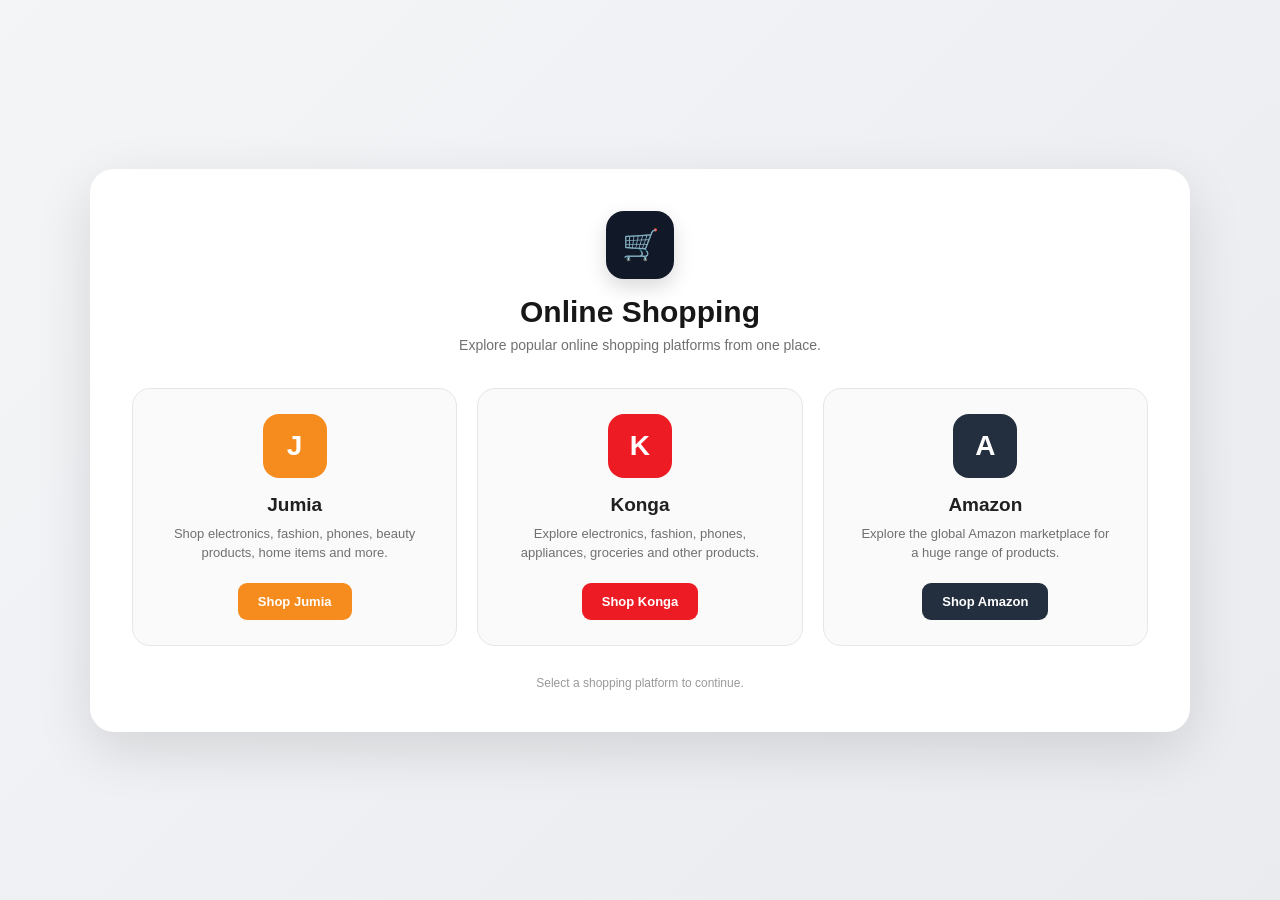
<file: commerce.html>
<!DOCTYPE html>
<html lang="en">
<head>
    <meta charset="UTF-8">
    <meta name="viewport" content="width=device-width, initial-scale=1.0">

    <title>Online Shopping</title>

    <style>
        * {
            box-sizing: border-box;
        }

        body {
            margin: 0;
            min-height: 100vh;
            font-family: Arial, sans-serif;
            background: linear-gradient(135deg, #f4f5f7, #e9ebef);
            display: flex;
            justify-content: center;
            align-items: center;
            padding: 30px 15px;
        }

        .container {
            width: min(1100px, 100%);
            background: #ffffff;
            padding: 42px;
            border-radius: 24px;
            box-shadow: 0 18px 55px rgba(0, 0, 0, 0.12);
        }

        .header {
            text-align: center;
            margin-bottom: 35px;
        }

        .main-icon {
            width: 68px;
            height: 68px;
            margin: 0 auto 16px;
            border-radius: 18px;
            background: #111827;
            color: white;
            display: flex;
            align-items: center;
            justify-content: center;
            font-size: 30px;
            box-shadow: 0 8px 20px rgba(0,0,0,.15);
        }

        h1 {
            margin: 0 0 8px;
            font-size: 30px;
            color: #171717;
        }

        .header p {
            margin: 0;
            color: #707070;
            font-size: 14px;
        }

        .shopping-grid {
            display: grid;
            grid-template-columns: repeat(3, 1fr);
            gap: 20px;
        }

        .shop-card {
            background: #fafafa;
            border: 1px solid #e6e6e6;
            border-radius: 18px;
            padding: 25px 20px;
            text-align: center;
            transition: .25s ease;
        }

        .shop-card:hover {
            transform: translateY(-6px);
            box-shadow: 0 15px 35px rgba(0,0,0,.10);
            background: #fff;
        }

        .shop-icon {
            width: 64px;
            height: 64px;
            margin: 0 auto 16px;
            border-radius: 16px;
            display: flex;
            align-items: center;
            justify-content: center;
            color: white;
            font-size: 28px;
            font-weight: bold;
        }

        .jumia {
            background: #f68b1e;
        }

        .konga {
            background: #ed1c24;
        }

        .amazon {
            background: #232f3e;
        }

        .shop-card h2 {
            margin: 0 0 8px;
            font-size: 19px;
            color: #202020;
        }

        .shop-card p {
            margin: 0 auto 20px;
            max-width: 250px;
            color: #707070;
            font-size: 13px;
            line-height: 1.5;
        }

        .shop-btn {
            display: inline-block;
            padding: 11px 20px;
            border-radius: 9px;
            color: white;
            text-decoration: none;
            font-size: 13px;
            font-weight: 600;
            transition: .2s ease;
        }

        .shop-btn:hover {
            opacity: .88;
            transform: translateY(-2px);
        }

        .jumia-btn {
            background: #f68b1e;
        }

        .konga-btn {
            background: #ed1c24;
        }

        .amazon-btn {
            background: #232f3e;
        }

        .footer {
            text-align: center;
            margin-top: 30px;
            color: #999;
            font-size: 12px;
        }

        @media (max-width: 800px) {
            .container {
                padding: 30px 20px;
            }

            .shopping-grid {
                grid-template-columns: 1fr 1fr;
            }
        }

        @media (max-width: 520px) {
            body {
                padding: 15px;
            }

            .container {
                padding: 25px 15px;
                border-radius: 18px;
            }

            .shopping-grid {
                grid-template-columns: 1fr;
            }

            h1 {
                font-size: 25px;
            }
        }
    </style>
</head>

<body>

    <div class="container">

        <div class="header">

            <div class="main-icon">
                🛒
            </div>

            <h1>Online Shopping</h1>

            <p>
                Explore popular online shopping platforms from one place.
            </p>

        </div>


        <div class="shopping-grid">


            <!-- JUMIA -->

            <div class="shop-card">

                <div class="shop-icon jumia">
                    J
                </div>

                <h2>Jumia</h2>

                <p>
                    Shop electronics, fashion, phones, beauty products,
                    home items and more.
                </p>

                <a
                    href="https://www.jumia.com.gh/"
                    target="_blank"
                    rel="noopener noreferrer"
                    class="shop-btn jumia-btn"
                >
                    Shop Jumia
                </a>

            </div>


            <!-- KONGA -->

            <div class="shop-card">

                <div class="shop-icon konga">
                    K
                </div>

                <h2>Konga</h2>

                <p>
                    Explore electronics, fashion, phones, appliances,
                    groceries and other products.
                </p>

                <a
                    href="https://www.konga.com/"
                    target="_blank"
                    rel="noopener noreferrer"
                    class="shop-btn konga-btn"
                >
                    Shop Konga
                </a>

            </div>


            <!-- AMAZON -->

            <div class="shop-card">

                <div class="shop-icon amazon">
                    A
                </div>

                <h2>Amazon</h2>

                <p>
                    Explore the global Amazon marketplace for a huge
                    range of products.
                </p>

                <a
                    href="https://www.amazon.com/"
                    target="_blank"
                    rel="noopener noreferrer"
                    class="shop-btn amazon-btn"
                >
                    Shop Amazon
                </a>

            </div>


        </div>


        <div class="footer">
            Select a shopping platform to continue.
        </div>

    </div>

</body>
</html>
</file>
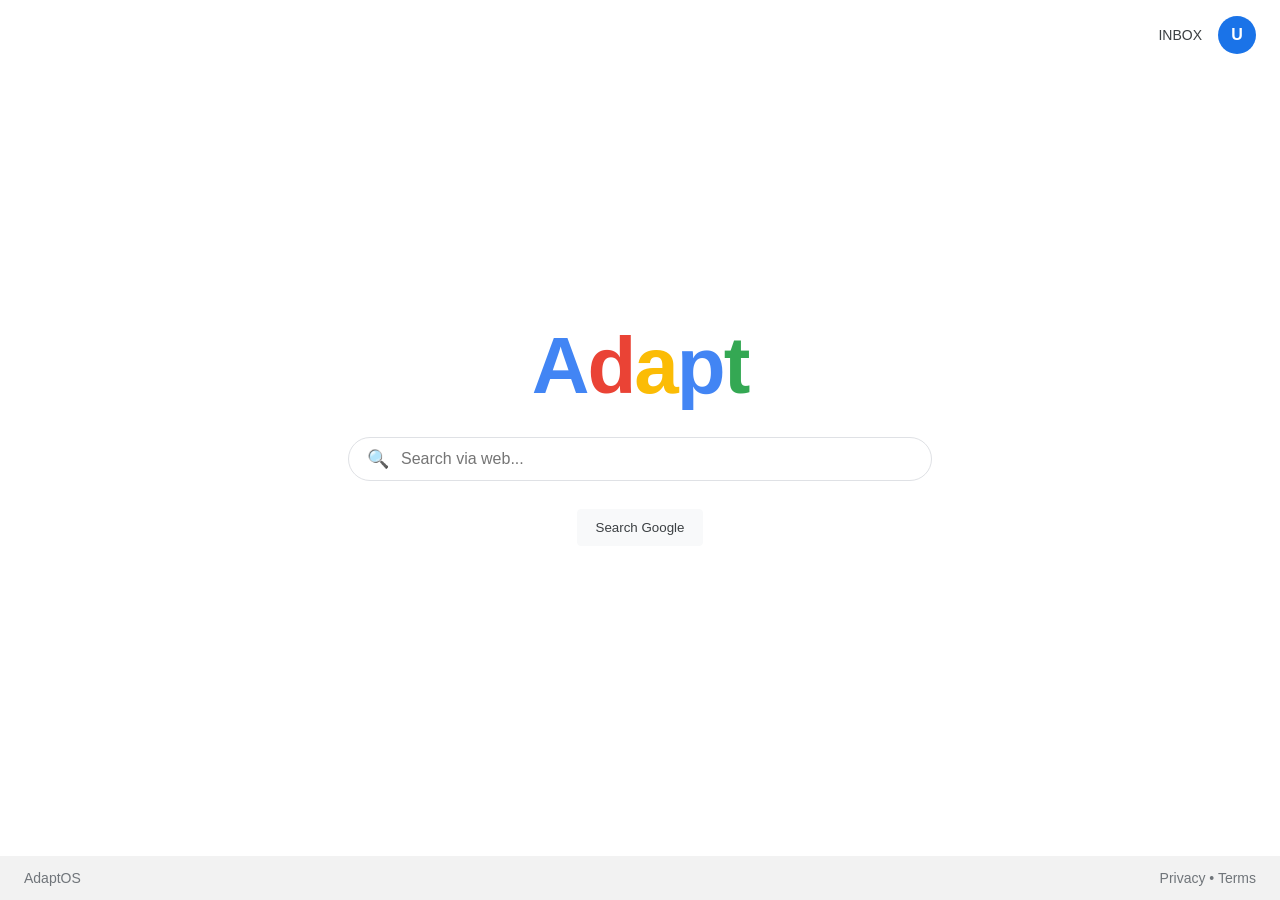
<file: google.html>
<!DOCTYPE html>
<html lang="es">

<head>
  <meta charset="UTF-8">
  <meta name="viewport" content="width=device-width, initial-scale=1.0">
  <title>Google Mode</title>
  <style>
    * {
      box-sizing: border-box;
      margin: 0;
      padding: 0;
      font-family: Arial, sans-serif;
    }
    
    body {
      display: flex;
      flex-direction: column;
      height: 100vh;
      color: #202124;
      background-color: #fff;
    }
    
    header {
      position: relative;
      display: flex;
      justify-content: flex-end;
      align-items: center;
      padding: 16px 24px;
      gap: 16px;
      font-size: 14px;
    }
    
    header button.nav-link {
      background: none;
      border: none;
      font-size: 14px;
      color: #3c4043;
      cursor: pointer;
    }
    
    header button.nav-link:hover {
      text-decoration: underline;
    }
    
    .avatar-btn {
      width: 38px;
      height: 38px;
      background-color: #1a73e8;
      color: white;
      border-radius: 50%;
      display: flex;
      align-items: center;
      justify-content: center;
      font-weight: bold;
      font-size: 16px;
      border: none;
      cursor: pointer;
    }
    
    .btn-login {
      display: none;
      background-color: #1a73e8;
      color: white;
      border: none;
      padding: 9px 23px;
      border-radius: 4px;
      font-size: 14px;
      font-weight: 500;
      cursor: pointer;
    }
    
    .btn-login:hover {
      background-color: #1557b0;
    }
    
    /* Tarjeta desplegable de perfil */
    .account-card {
      display: none;
      position: absolute;
      top: 65px;
      right: 20px;
      width: 300px;
      background-color: #e9eef6;
      border-radius: 24px;
      padding: 20px;
      box-shadow: 0 4px 16px rgba(0, 0, 0, 0.2);
      z-index: 100;
      flex-direction: column;
      align-items: center;
      text-align: center;
    }
    
    .account-card.active {
      display: flex;
    }
    
    .account-big-avatar {
      width: 64px;
      height: 64px;
      background-color: #1a73e8;
      color: white;
      border-radius: 50%;
      display: flex;
      align-items: center;
      justify-content: center;
      font-size: 28px;
      font-weight: bold;
      margin: 12px 0 8px 0;
    }
    
    .account-name {
      font-size: 17px;
      font-weight: bold;
    }
    
    .account-email {
      font-size: 13px;
      color: #444746;
      margin-bottom: 16px;
    }
    
    .action-btn {
      background-color: #ffffff;
      border: 1px solid #747775;
      border-radius: 18px;
      padding: 8px 14px;
      font-size: 13px;
      font-weight: 500;
      cursor: pointer;
      width: 100%;
      margin-top: 6px;
    }
    
    /* Buscador central */
    #vista-busqueda {
      flex: 1;
      display: flex;
      flex-direction: column;
      align-items: center;
      justify-content: center;
      padding: 0 16px;
      margin-top: -60px;
    }
    
    .logo {
      font-size: 80px;
      font-weight: bold;
      letter-spacing: -2px;
      margin-bottom: 25px;
      user-select: none;
    }
    
    .b-blue {
      color: #4285F4;
    }
    
    .b-red {
      color: #EA4335;
    }
    
    .b-yellow {
      color: #FBBC05;
    }
    
    .b-green {
      color: #34A853;
    }
    
    .search-box {
      display: flex;
      align-items: center;
      width: 100%;
      max-width: 584px;
      border: 1px solid #dfe1e5;
      border-radius: 24px;
      padding: 10px 18px;
    }
    
    .search-icon {
      font-size: 18px;
      margin-right: 12px;
      color: #9aa0a6;
    }
    
    .search-input {
      flex: 1;
      border: none;
      outline: none;
      font-size: 16px;
    }
    
    .buttons {
      margin-top: 28px;
      display: flex;
      gap: 12px;
    }
    
    .btn {
      background-color: #f8f9fa;
      border: 1px solid #f8f9fa;
      border-radius: 4px;
      color: #3c4043;
      padding: 10px 18px;
      cursor: pointer;
    }
    
    /* Vista de correos */
    #vista-correo {
      display: none;
      flex: 1;
      max-width: 800px;
      width: 90%;
      margin: 20px auto;
      border: 1px solid #dfe1e5;
      border-radius: 12px;
      overflow: hidden;
      background: #ffffff;
      flex-direction: column;
    }
    
    .mail-header {
      background-color: #f6f8fc;
      padding: 14px 20px;
      display: flex;
      justify-content: space-between;
      align-items: center;
      border-bottom: 1px solid #dfe1e5;
      font-weight: bold;
    }
    
    .btn-volver {
      background-color: #1a73e8;
      color: white;
      border: none;
      padding: 6px 14px;
      border-radius: 6px;
      cursor: pointer;
    }
    
    .mail-item {
      padding: 14px 20px;
      border-bottom: 1px solid #f1f3f4;
      display: flex;
      justify-content: space-between;
      cursor: pointer;
    }
    
    /* Modal / Ventana de Iniciar Sesión y Crear Cuenta */
    .modal-overlay {
      display: none;
      position: fixed;
      top: 0;
      left: 0;
      width: 100%;
      height: 100%;
      background: rgba(0, 0, 0, 0.4);
      justify-content: center;
      align-items: center;
      z-index: 200;
    }
    
    .modal-overlay.active {
      display: flex;
    }
    
    .modal-card {
      background: #ffffff;
      border-radius: 28px;
      padding: 36px 32px;
      width: 90%;
      max-width: 420px;
      box-shadow: 0 4px 20px rgba(0, 0, 0, 0.2);
    }
    
    .modal-logo {
      font-size: 28px;
      font-weight: bold;
      margin-bottom: 12px;
    }
    
    .modal-title {
      font-size: 22px;
      color: #1f1f1f;
      margin-bottom: 6px;
    }
    
    .modal-subtitle {
      font-size: 14px;
      color: #444746;
      margin-bottom: 24px;
    }
    
    .modal-card input {
      width: 100%;
      padding: 14px 16px;
      border: 1px solid #747775;
      border-radius: 4px;
      font-size: 15px;
      margin-bottom: 14px;
      outline: none;
    }
    
    .modal-card input:focus {
      border-color: #0b57d0;
      box-shadow: 0 0 0 1px #0b57d0;
    }
    
    .modal-buttons {
      display: flex;
      justify-content: space-between;
      align-items: center;
      margin-top: 18px;
    }
    
    .btn-create-acc {
      background: none;
      border: none;
      color: #0b57d0;
      font-weight: 500;
      font-size: 14px;
      cursor: pointer;
    }
    
    .btn-primary {
      background-color: #0b57d0;
      color: white;
      border: none;
      padding: 10px 24px;
      border-radius: 20px;
      font-weight: 500;
      cursor: pointer;
    }
    
    footer {
      background-color: #f2f2f2;
      color: #70757a;
      font-size: 14px;
      padding: 14px 24px;
      display: flex;
      justify-content: space-between;
    }
  </style>
</head>

<body>
  
  <header>
    <button class="nav-link" onclick="mostrarCorreo()">INBOX</button>
    <button class="avatar-btn" id="avatarBtn" onclick="toggleCard(event)">U</button>
    <button class="btn-login" id="loginBtn" onclick="abrirModal(false)">Sign in</button>
    
    <div class="account-card" id="accountCard" onclick="event.stopPropagation()">
      <div class="account-big-avatar" id="cardAvatar">U</div>
      <div class="account-name" id="cardName">User</div>
      <div class="account-email" id="cardEmail">user@adapt.com</div>
      <button class="action-btn" onclick="abrirModal(true)">➕ Add another account</button>
      <button class="action-btn" onclick="cerrarSesion()">🚪 Log out/Sign  out</button>
    </div>
  </header>
  
  <!-- Modal estilo Google para Iniciar Sesión / Crear Cuenta -->
  <div class="modal-overlay" id="loginModal">
    <div class="modal-card">
      <div class="modal-logo">
        <span class="b-blue">A</span><span class="b-red">D</span><span class="b-yellow">A</span><span class="b-blue">P</span><span class="b-green">T</span><span class="b-red">O</span><span class="b-yellow">S</span>
      </div>
      <div class="modal-title" id="formTitle">Log in/Sign in</div>
      <div class="modal-subtitle" id="formSubtitle">Go to Adapt</div>
      
      <input type="text" id="inputNombre" placeholder="Your name" style="display: none;">
      <input type="email" id="inputEmail" placeholder="Email or Phone">
      
      <div class="modal-buttons">
        <button type="button" class="btn-create-acc" id="btnToggleForm" onclick="activarModoCrear()">Create Account</button>
        <button type="button" class="btn-primary" onclick="guardarCuenta()">Next</button>
      </div>
    </div>
  </div>
  
  <main id="vista-busqueda">
    <div class="logo">
      <span class="b-blue">A</span><span class="b-red">d</span><span class="b-yellow">a</span><span class="b-blue">p</span><span class="b-green">t</span><span class="b-red"></span><span class="b-yellow"></span>
    </div>
    <form class="search-box" onsubmit="realizarBusqueda(event)">
      <span class="search-icon">🔍</span>
      <input type="text" id="busquedaInput" class="search-input" placeholder="Search via web...">
    </form>
    <div class="buttons">
      <button class="btn" onclick="realizarBusqueda(event)">Search Google</button>
    </div>
  </main>
  
  <section id="vista-correo">
    <div class="mail-header">
      <span id="titulo-correo">Inbox</span>
      <button class="btn-volver" onclick="mostrarBusqueda()">← Back to search engine</button>
    </div>
    <div class="mail-item" onclick="alert('inbox synchronized successfully')">
      <span>✉️ Welcome to Adapt Mail</span>
      <span style="font-size: 12px; color: #888;">Now</span>
    </div>
  </section>
  
  <footer>
    <span>AdaptOS</span>
    <span>Privacy • Terms</span>
  </footer>
  
  <script>
    let usuarioActual = { nombre: "Usuario", email: "adapt@workspace.com", inicial: "A" };
    let modoCrear = false;
    
    function toggleCard(e) {
      e.stopPropagation();
      document.getElementById('accountCard').classList.toggle('active');
    }
    
    document.addEventListener('click', () => {
      document.getElementById('accountCard').classList.remove('active');
    });
    
    function cerrarSesion() {
      document.getElementById('accountCard').classList.remove('active');
      document.getElementById('avatarBtn').style.display = 'none';
      document.getElementById('loginBtn').style.display = 'block';
    }
    
    function abrirModal(paraCrear) {
      document.getElementById('accountCard').classList.remove('active');
      document.getElementById('loginModal').classList.add('active');
      if (paraCrear) {
        activarModoCrear();
      } else {
        activarModoLogin();
      }
    }
    
    function activarModoCrear() {
      modoCrear = true;
      document.getElementById('formTitle').textContent = "Create an Adapt Account";
      document.getElementById('formSubtitle').textContent = "Enter your details";
      document.getElementById('inputNombre').style.display = 'block';
      document.getElementById('inputEmail').placeholder = "Choose your username (@Adapt.com)";
      document.getElementById('btnToggleForm').textContent = "I already have an account";
      document.getElementById('btnToggleForm').onclick = activarModoLogin;
    }
    
    function activarModoLogin() {
      modoCrear = false;
      document.getElementById('formTitle').textContent = "Log in/Sign in";
      document.getElementById('formSubtitle').textContent = "Go to Adapt";
      document.getElementById('inputNombre').style.display = 'none';
      document.getElementById('inputEmail').placeholder ="Email or Phone";
      document.getElementById('btnToggleForm').textContent = "Create account";
      document.getElementById('btnToggleForm').onclick = activarModoCrear;
    }
    
    function guardarCuenta() {
      const emailVal = document.getElementById('inputEmail').value.trim();
      const nombreVal = document.getElementById('inputNombre').value.trim();
      
      if (!emailVal) {
        alert("Pls enter an email or username.");
        return;
      }
      
      if (modoCrear) {
        usuarioActual.nombre = nombreVal || emailVal.split('@')[0];
        usuarioActual.email = emailVal.includes('@') ? emailVal : emailVal + "@buscalo.com";
      } else {
        usuarioActual.email = emailVal;
        usuarioActual.nombre = emailVal.split('@')[0];
      }
      
      usuarioActual.inicial = usuarioActual.nombre.charAt(0).toUpperCase();
      
      // Actualizar interfaz
      document.getElementById('avatarBtn').textContent = usuarioActual.inicial;
      document.getElementById('cardAvatar').textContent = usuarioActual.inicial;
      document.getElementById('cardName').textContent = usuarioActual.nombre;
      document.getElementById('cardEmail').textContent = usuarioActual.email;
      document.getElementById('titulo-correo').textContent = "Bandeja de Entrada — " + usuarioActual.email;
      
      // Mostrar avatar y ocultar modal y botón de login
      document.getElementById('loginModal').classList.remove('active');
      document.getElementById('loginBtn').style.display = 'none';
      document.getElementById('avatarBtn').style.display = 'flex';
      
      // Limpiar inputs
      document.getElementById('inputEmail').value = "";
      document.getElementById('inputNombre').value = "";
    }
    
    function mostrarCorreo() {
      document.getElementById('vista-busqueda').style.display = 'none';
      document.getElementById('vista-correo').style.display = 'flex';
    }
    
    function mostrarBusqueda() {
      document.getElementById('vista-correo').style.display = 'none';
      document.getElementById('vista-busqueda').style.display = 'flex';
    }
    
    function realizarBusqueda(e) {
      e.preventDefault();
      const q = document.getElementById('busquedaInput').value.trim();
      if (q) window.location.href = "https://www.google.com/search?q=" + encodeURIComponent(q);
    }
  </script>
  
</body>

</html>
</file>
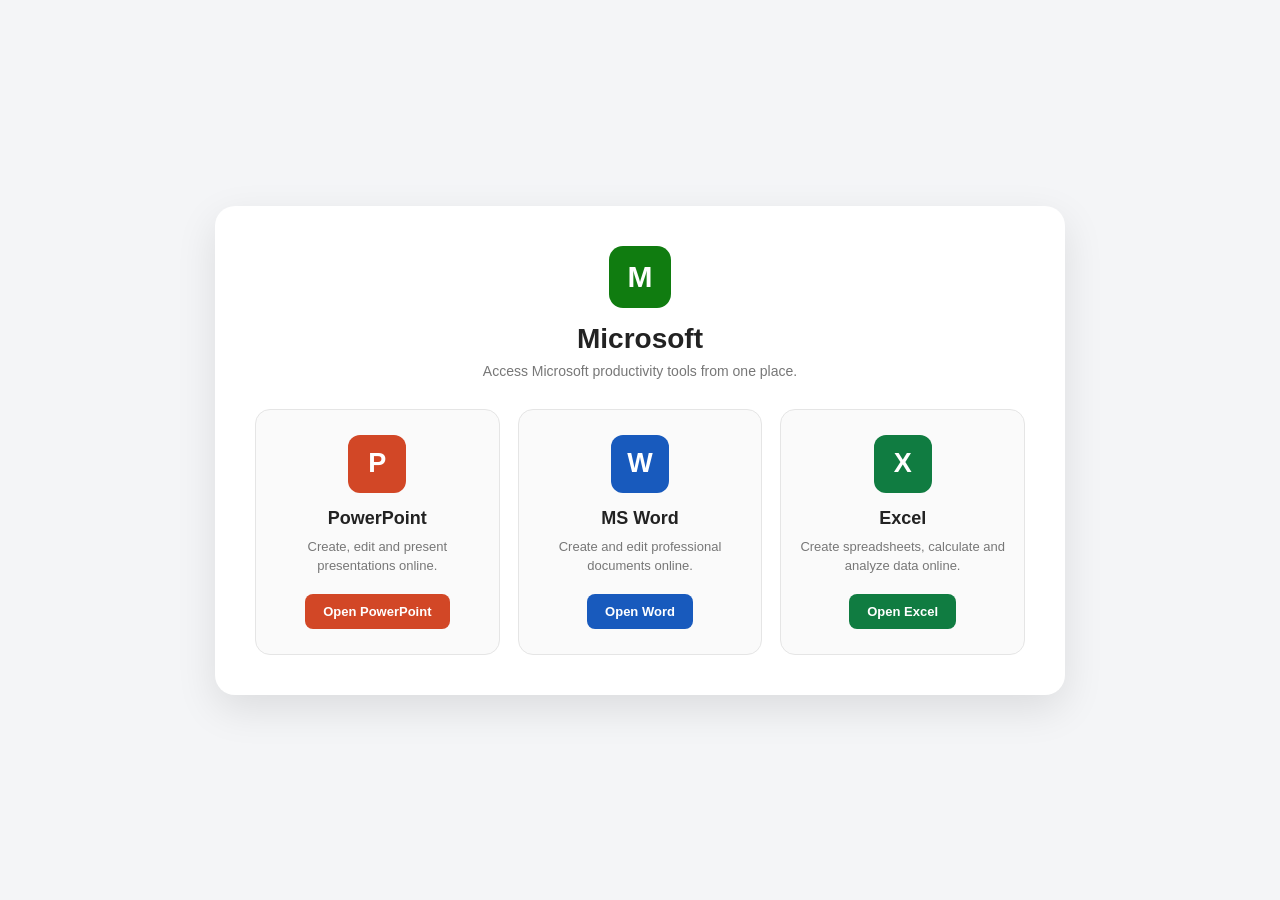
<file: Microsoft.html>
<!DOCTYPE html>
<html lang="en">
<head>
    <meta charset="UTF-8">
    <meta name="viewport" content="width=device-width, initial-scale=1.0">

    <title>Microsoft</title>

    <style>
        * {
            box-sizing: border-box;
        }

        body {
            margin: 0;
            min-height: 100vh;
            display: flex;
            align-items: center;
            justify-content: center;
            font-family: Arial, sans-serif;
            background: #f4f5f7;
        }

        .container {
            width: min(92%, 850px);
            padding: 40px;
            background: #ffffff;
            border-radius: 20px;
            box-shadow: 0 14px 40px rgba(0, 0, 0, 0.10);
        }

        .header {
            text-align: center;
            margin-bottom: 30px;
        }

        .header-icon {
            width: 62px;
            height: 62px;
            margin: 0 auto 15px;
            border-radius: 14px;
            background: #107c10;
            color: #fff;
            display: flex;
            align-items: center;
            justify-content: center;
            font-size: 30px;
            font-weight: bold;
        }

        h1 {
            margin: 0 0 8px;
            font-size: 28px;
            color: #222;
        }

        .header p {
            margin: 0;
            color: #777;
            font-size: 14px;
        }

        .apps {
            display: grid;
            grid-template-columns: repeat(3, 1fr);
            gap: 18px;
        }

        .app-card {
            padding: 25px 18px;
            text-align: center;
            border: 1px solid #e5e5e5;
            border-radius: 15px;
            background: #fafafa;
            transition: 0.2s ease;
        }

        .app-card:hover {
            transform: translateY(-4px);
            box-shadow: 0 10px 25px rgba(0, 0, 0, 0.08);
        }

        .app-icon {
            width: 58px;
            height: 58px;
            margin: 0 auto 15px;
            border-radius: 12px;
            color: white;
            display: flex;
            align-items: center;
            justify-content: center;
            font-size: 27px;
            font-weight: bold;
        }

        .powerpoint {
            background: #d24726;
        }

        .word {
            background: #185abd;
        }

        .excel {
            background: #107c41;
        }

        .app-card h2 {
            margin: 0 0 8px;
            font-size: 18px;
            color: #222;
        }

        .app-card p {
            margin: 0 0 18px;
            color: #777;
            font-size: 13px;
            line-height: 1.5;
        }

        .open-btn {
            display: inline-block;
            padding: 10px 18px;
            border-radius: 8px;
            color: white;
            text-decoration: none;
            font-size: 13px;
            font-weight: 600;
            transition: 0.2s ease;
        }

        .open-btn:hover {
            opacity: 0.88;
            transform: translateY(-1px);
        }

        .ppt-btn {
            background: #d24726;
        }

        .word-btn {
            background: #185abd;
        }

        .excel-btn {
            background: #107c41;
        }

        @media (max-width: 700px) {
            .container {
                padding: 25px 18px;
            }

            .apps {
                grid-template-columns: 1fr;
            }
        }
    </style>
</head>

<body>

    <div class="container">

        <div class="header">
            <div class="header-icon">M</div>

            <h1>Microsoft</h1>

            <p>
                Access Microsoft productivity tools from one place.
            </p>
        </div>

        <div class="apps">

            <!-- POWERPOINT -->
            <div class="app-card">

                <div class="app-icon powerpoint">
                    P
                </div>

                <h2>PowerPoint</h2>

                <p>
                    Create, edit and present presentations online.
                </p>

                <a
                    class="open-btn ppt-btn"
                    href="https://powerpoint.cloud.microsoft/"
                    target="_blank"
                    rel="noopener noreferrer"
                >
                    Open PowerPoint
                </a>

            </div>


            <!-- WORD -->
            <div class="app-card">

                <div class="app-icon word">
                    W
                </div>

                <h2>MS Word</h2>

                <p>
                    Create and edit professional documents online.
                </p>

                <a
                    class="open-btn word-btn"
                    href="https://word.cloud.microsoft/"
                    target="_blank"
                    rel="noopener noreferrer"
                >
                    Open Word
                </a>

            </div>


            <!-- EXCEL -->
            <div class="app-card">

                <div class="app-icon excel">
                    X
                </div>

                <h2>Excel</h2>

                <p>
                    Create spreadsheets, calculate and analyze data online.
                </p>

                <a
                    class="open-btn excel-btn"
                    href="https://excel.cloud.microsoft/"
                    target="_blank"
                    rel="noopener noreferrer"
                >
                    Open Excel
                </a>

            </div>

        </div>

    </div>

</body>
</html>
</file>
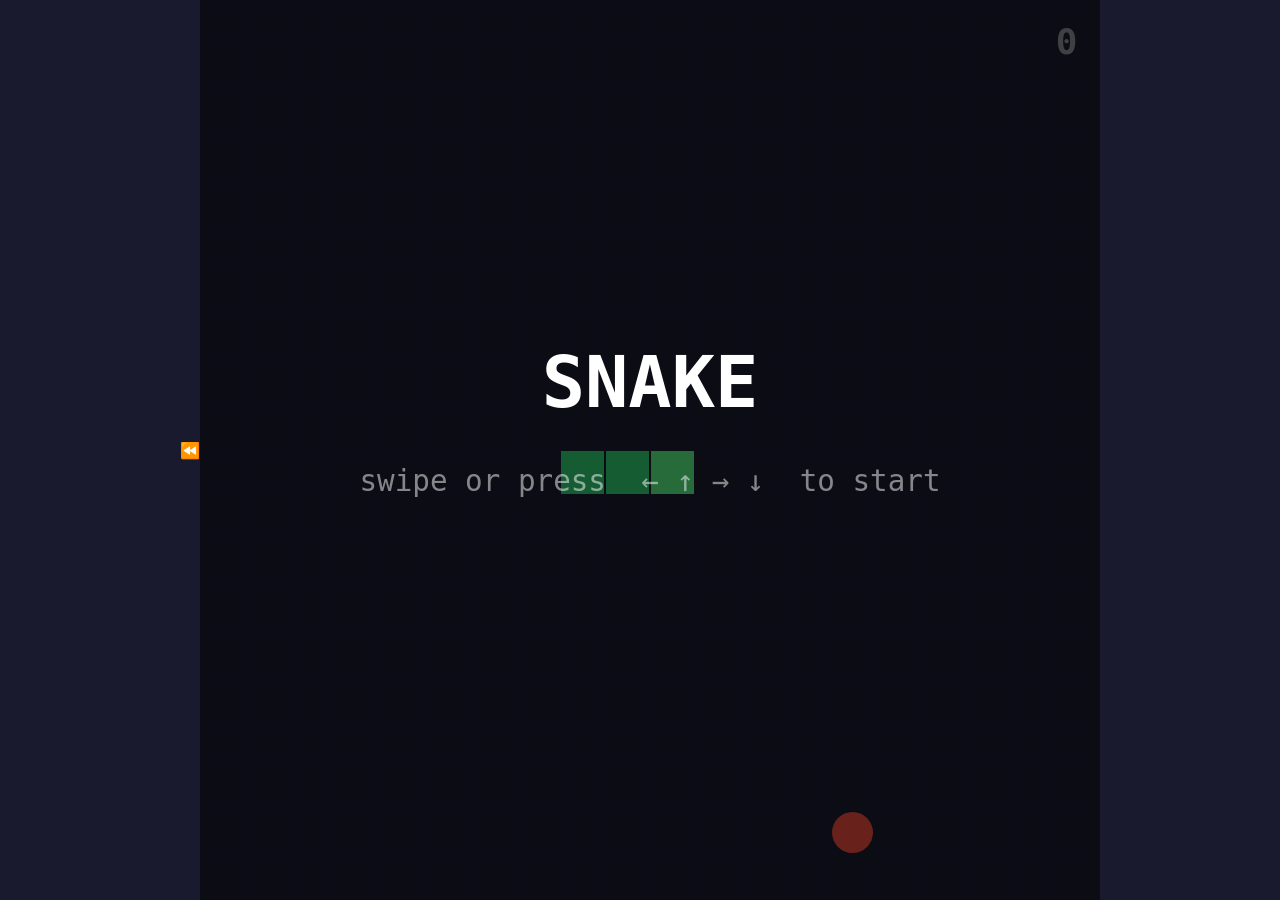
<file: snake.html>
<!DOCTYPE html>
<html lang="en">
<head>
  <meta charset="UTF-8">
  <meta name="viewport" content="width=device-width, initial-scale=1">
  <title>Adapt OS | Snake</title>
  <link rel="stylesheet" href="game.css">
</head>
<body>
<a href="index.html">⏪</a>
  <canvas id="canvas"></canvas>
  <script src="render.js"></script><!-- defines canvas, ctx, draw() -->
  <script src="game.js"></script> <!-- state, loop, boot -->
  <script src="input.js"></script><!-- attaches keyboard + touch listeners -->



</body>
</html>
</file>
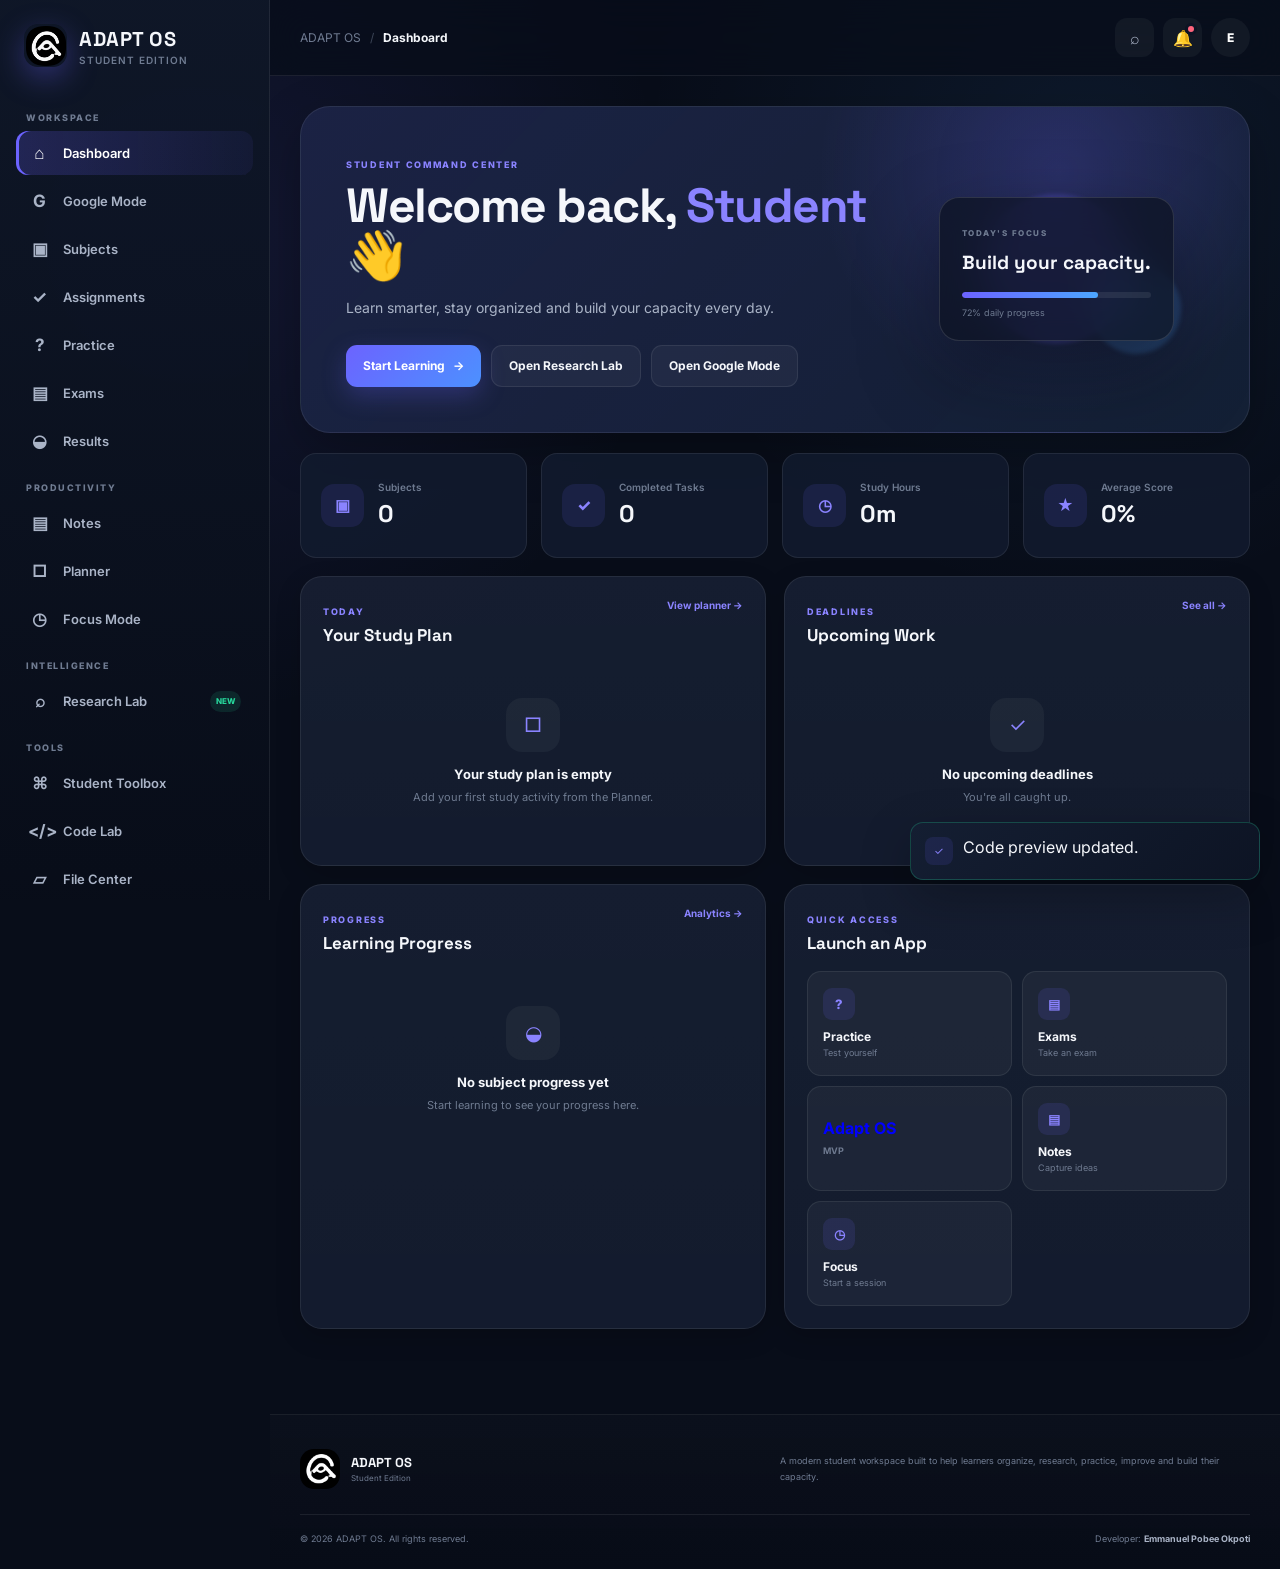
<file: students.html>
<!DOCTYPE html>
<html lang="en">
<head>
    <meta charset="UTF-8">

    <meta
        name="viewport"
        content="width=device-width, initial-scale=1.0"
    >

    <meta
        name="description"
        content="ADAPT OS Student Edition — A modern student productivity, learning, research and academic management platform."
    >

    <meta
        name="theme-color"
        content="#0b1020"
    >

    <title>ADAPT OS — Student Edition</title>

    <!--
        ============================================================
        ADAPT OS — STUDENT EDITION
        Main Application HTML
        ============================================================
    -->

    <link rel="preconnect" href="https://fonts.googleapis.com">
    <link rel="preconnect" href="https://fonts.gstatic.com" crossorigin>

    <link
        href="https://fonts.googleapis.com/css2?family=Inter:wght@400;500;600;700;800&family=Space+Grotesk:wght@500;600;700&display=swap"
        rel="stylesheet"
    >

    <link
        rel="stylesheet"
        href="app.css"
    >
</head>

<body>

    <!-- =========================================================
         APPLICATION WRAPPER
         ========================================================= -->

    <div class="app-shell" id="app">

        <!-- =====================================================
             SIDEBAR
             ===================================================== -->

        <aside class="sidebar" id="sidebar">

            <div class="brand">
<div class="brand-mark">
    <img src="logo.png" height="40px" width="40px" style="border-radius:10px ;">
                </div>

                <div class="brand-text">
                    <h1>ADAPT OS</h1>
                    <span>Student Edition</span>
                </div>
            </div>

            <button
                class="sidebar-close"
                id="sidebarClose"
                aria-label="Close navigation"
            >
                ×
            </button>

            <nav class="main-navigation" aria-label="Main navigation">

                <p class="nav-heading">WORKSPACE</p>

                <button
                    class="nav-item active"
                    data-page="dashboard"
                >
                    <span class="nav-icon">⌂</span>
                    <span>Dashboard</span>
                    
                </button>
                
                <button class="nav-item">
                    <span class="nav-icon">G</span>
                    <span><a href="google.html">Google Mode</a></span>
                </button>

                <button
                    class="nav-item"
                    data-page="subjects"
                >
                    <span class="nav-icon">▣</span>
                    <span>Subjects</span>
                </button>

                <button
                    class="nav-item"
                    data-page="assignments"
                >
                    <span class="nav-icon">✓</span>
                    <span>Assignments</span>
                    <span class="nav-badge">3</span>
                </button>

                <button
                    class="nav-item"
                    data-page="practice"
                >
                    <span class="nav-icon">?</span>
                    <span>Practice</span>
                </button>

                <button
                    class="nav-item"
                    data-page="exams"
                >
                    <span class="nav-icon">▤</span>
                    <span>Exams</span>
                </button>

                <button
                    class="nav-item"
                    data-page="results"
                >
                    <span class="nav-icon">◒</span>
                    <span>Results</span>
                </button>


                <p class="nav-heading">PRODUCTIVITY</p>

                <button
                    class="nav-item"
                    data-page="notes"
                >
                    <span class="nav-icon">▤</span>
                    <span>Notes</span>
                </button>

                <button
                    class="nav-item"
                    data-page="planner"
                >
                    <span class="nav-icon">□</span>
                    <span>Planner</span>
                </button>

                <button
                    class="nav-item"
                    data-page="focus"
                >
                    <span class="nav-icon">◷</span>
                    <span>Focus Mode</span>
                </button>


                <p class="nav-heading">INTELLIGENCE</p>

                <button
                    class="nav-item research-nav"
                    data-page="research"
                >
                    <span class="nav-icon">⌕</span>
                    <span>Research Lab</span>
                    <span class="new-badge">NEW</span>
                </button>


                <p class="nav-heading">TOOLS</p>

                <button
                    class="nav-item"
                    data-page="tools"
                >
                    <span class="nav-icon">⌘</span>
                    <span>Student Toolbox</span>
                </button>

                <button
                    class="nav-item"
                    data-page="code"
                >
                    <span class="nav-icon">&lt;/&gt;</span>
                    <span>Code Lab</span>
                </button>

                <button
                    class="nav-item"
                    data-page="files"
                >
                    <span class="nav-icon">▱</span>
                    <span>File Center</span>
                </button>
                
                <button class="nav-item">
                    <span class="nav-icon">🫂</span>
                    <span><a href="index.html">Adapt OS<br><small>MVP</small></a></span>
                </button>


                <p class="nav-heading">INSIGHTS</p>

                <button
                    class="nav-item"
                    data-page="analytics"
                >
                    <span class="nav-icon">↗</span>
                    <span>Analytics</span>
                </button>

            </nav>

            <!-- Sidebar bottom -->

            <div class="sidebar-bottom">

                <button
                    class="nav-item"
                    data-page="settings"
                >
                    <span class="nav-icon">⚙</span>
                    <span>Settings</span>
                </button>

                <div class="sidebar-profile">

                    <div class="profile-avatar">
                        E
                    </div>

                    <div class="profile-details">
                        <strong id="sidebarUserName">
                            Student
                        </strong>

                        <span>
                            Student Account
                        </span>
                    </div>

                    <button
                        class="profile-menu"
                        aria-label="Profile menu"
                    >
                        ⋮
                    </button>

                </div>

            </div>

        </aside>


        <!-- =====================================================
             MAIN AREA
             ===================================================== -->

        <main class="main-area">

            <!-- =================================================
                 TOPBAR
                 ================================================= -->

            <header class="topbar">

                <div class="topbar-left">

                    <button
                        class="menu-toggle"
                        id="menuToggle"
                        aria-label="Open navigation"
                    >
                        ☰
                    </button>

                    <div class="breadcrumb">
                        <span>ADAPT OS</span>
                        <span class="breadcrumb-arrow">/</span>
                        <strong id="currentPageName">
                            Dashboard
                        </strong>
                    </div>

                </div>


                <div class="topbar-actions">

                    <button
                        class="topbar-icon-button"
                        id="globalSearchButton"
                        aria-label="Search"
                    >
                        ⌕
                    </button>

                    <button
                        class="topbar-icon-button notification-button"
                        id="notificationButton"
                        aria-label="Notifications"
                    >
                        🔔
                        <span class="notification-dot"></span>
                    </button>

                    <button
                        class="topbar-avatar"
                        id="topbarAvatar"
                    >
                        E
                    </button>

                </div>

            </header>


            <!-- =================================================
                 PAGE CONTAINER
                 ================================================= -->

            <div class="page-container">


                <!-- =================================================
                     DASHBOARD
                     ================================================= -->

                <section
                    class="page active"
                    id="dashboardPage"
                    data-page-section="dashboard"
                >

                    <div class="hero-section">

                        <div class="hero-content">

                            <span class="eyebrow">
                                STUDENT COMMAND CENTER
                            </span>

                            <h2>
                                Welcome back,
                                <span id="dashboardUserName">
                                    Student
                                </span>
                                👋
                            </h2>

                            <p>
                                Learn smarter, stay organized and build
                                your capacity every day.
                            </p>

                            <div class="hero-actions">

                                <button
                                    class="primary-button"
                                    data-page-link="subjects"
                                >
                                    Start Learning
                                    <span>→</span>
                                </button>

                                <button
                                    class="secondary-button"
                                    data-page-link="research"
                                >
                                    Open Research Lab
                                </button>
                                <button class="secondary-button"><a href="google.html">Open Google Mode</a></button>

                            </div>

                        </div>


                        <div class="hero-visual">

                            <div class="orb orb-one"></div>
                            <div class="orb orb-two"></div>

                            <div class="hero-card">

                                <span>
                                    TODAY'S FOCUS
                                </span>

                                <strong>
                                    Build your capacity.
                                </strong>

                                <div class="mini-progress">
                                    <span style="width: 72%;"></span>
                                </div>

                                <small>
                                    72% daily progress
                                </small>

                            </div>

                        </div>

                    </div>


                    <!-- Quick statistics -->

                    <div class="stats-grid">

                        <article class="stat-card">
                            <div class="stat-icon">▣</div>

                            <div>
                                <span>Subjects</span>
                                <strong id="statSubjects">0</strong>
                            </div>
                        </article>


                        <article class="stat-card">
                            <div class="stat-icon">✓</div>

                            <div>
                                <span>Completed Tasks</span>
                                <strong id="statTasks">0</strong>
                            </div>
                        </article>


                        <article class="stat-card">
                            <div class="stat-icon">◷</div>

                            <div>
                                <span>Study Hours</span>
                                <strong id="statStudyHours">0h</strong>
                            </div>
                        </article>


                        <article class="stat-card">
                            <div class="stat-icon">★</div>

                            <div>
                                <span>Average Score</span>
                                <strong id="statAverageScore">0%</strong>
                            </div>
                        </article>

                    </div>


                    <!-- Dashboard grid -->

                    <div class="dashboard-grid">


                        <!-- Today's plan -->

                        <section class="panel">

                            <div class="panel-header">

                                <div>
                                    <span class="panel-label">
                                        TODAY
                                    </span>

                                    <h3>
                                        Your Study Plan
                                    </h3>
                                </div>

                                <button
                                    class="text-button"
                                    data-page-link="planner"
                                >
                                    View planner →
                                </button>

                            </div>


                            <div
                                class="study-plan-list"
                                id="todayStudyPlan"
                            >

                                <div class="empty-state small">
                                    <div class="empty-icon">□</div>

                                    <h4>
                                        Your study plan is empty
                                    </h4>

                                    <p>
                                        Add your first study activity
                                        from the Planner.
                                    </p>
                                </div>

                            </div>

                        </section>


                        <!-- Upcoming -->

                        <section class="panel">

                            <div class="panel-header">

                                <div>
                                    <span class="panel-label">
                                        DEADLINES
                                    </span>

                                    <h3>
                                        Upcoming Work
                                    </h3>
                                </div>

                                <button
                                    class="text-button"
                                    data-page-link="assignments"
                                >
                                    See all →
                                </button>

                            </div>


                            <div
                                class="deadline-list"
                                id="dashboardAssignments"
                            >

                                <div class="empty-state small">
                                    <div class="empty-icon">✓</div>

                                    <h4>
                                        No upcoming deadlines
                                    </h4>

                                    <p>
                                        You're all caught up.
                                    </p>
                                </div>

                            </div>

                        </section>


                        <!-- Progress -->

                        <section class="panel progress-panel">

                            <div class="panel-header">

                                <div>
                                    <span class="panel-label">
                                        PROGRESS
                                    </span>

                                    <h3>
                                        Learning Progress
                                    </h3>
                                </div>

                                <button
                                    class="text-button"
                                    data-page-link="analytics"
                                >
                                    Analytics →
                                </button>

                            </div>


                            <div
                                class="subject-progress-list"
                                id="dashboardProgress"
                            >

                                <div class="empty-state small">
                                    <div class="empty-icon">◒</div>

                                    <h4>
                                        No subject progress yet
                                    </h4>

                                    <p>
                                        Start learning to see your
                                        progress here.
                                    </p>
                                </div>

                            </div>

                        </section>


                        <!-- Quick launch -->

                        <section class="panel">

                            <div class="panel-header">

                                <div>
                                    <span class="panel-label">
                                        QUICK ACCESS
                                    </span>

                                    <h3>
                                        Launch an App
                                    </h3>
                                </div>

                            </div>


                            <div class="quick-launch-grid">

                                <button
                                    class="quick-launch"
                                    data-page-link="practice"
                                >
                                    <span>?</span>
                                    <strong>Practice</strong>
                                    <small>Test yourself</small>
                                </button>

                                <button
                                    class="quick-launch"
                                    data-page-link="exams"
                                >
                                    
                                    
                                    <span>▤</span>
                                    <strong>Exams</strong>
                                    <small>Take an exam</small>
                                </button>
                                
                                <button class="quick-launch">
                                    <a href="index.html" style="color:blue; font-weight:bold;">Adapt OS<br><small>MVP</small></a>
                                </button>

                                <button
                                    class="quick-launch"
                                    data-page-link="notes"
                                >
                                    <span>▤</span>
                                    <strong>Notes</strong>
                                    <small>Capture ideas</small>
                                </button>

                                <button
                                    class="quick-launch"
                                    data-page-link="focus"
                                >
                                    <span>◷</span>
                                    <strong>Focus</strong>
                                    <small>Start a session</small>
                                </button>

                            </div>

                        </section>

                    </div>

                </section>
                


                <!-- =================================================
                     SUBJECTS
                     ================================================= -->

                <section
                    class="page"
                    id="subjectsPage"
                    data-page-section="subjects"
                >

                    <div class="page-heading">

                        <div>
                            <span class="eyebrow">
                                LEARNING CENTER
                            </span>

                            <h2>
                                Your Subjects
                            </h2>

                            <p>
                                Organize your learning and master
                                every topic one step at a time.
                            </p>
                        </div>

                        <button
                            class="primary-button"
                            id="addSubjectButton"
                        >
                            + Add Subject
                        </button>

                    </div>


                    <div
                        class="subject-grid"
                        id="subjectGrid"
                    >

                        <div class="empty-state">
                            <div class="empty-icon">▣</div>

                            <h3>
                                No subjects yet
                            </h3>

                            <p>
                                Create your first subject to begin
                                building your learning workspace.
                            </p>

                            <button
                                class="primary-button"
                                id="emptyAddSubject"
                            >
                                Create Subject
                            </button>
                        </div>

                    </div>

                </section>


                <!-- =================================================
                     ASSIGNMENTS
                     ================================================= -->

                <section
                    class="page"
                    id="assignmentsPage"
                    data-page-section="assignments"
                >

                    <div class="page-heading">

                        <div>
                            <span class="eyebrow">
                                ACADEMIC WORK
                            </span>

                            <h2>
                                Assignments
                            </h2>

                            <p>
                                Manage your schoolwork, deadlines and
                                completion status.
                            </p>
                        </div>

                        <button
                            class="primary-button"
                            id="addAssignmentButton"
                        >
                            + New Assignment
                        </button>

                    </div>


                    <div class="filter-bar">

                        <button
                            class="filter-button active"
                            data-assignment-filter="all"
                        >
                            All
                        </button>

                        <button
                            class="filter-button"
                            data-assignment-filter="pending"
                        >
                            Pending
                        </button>

                        <button
                            class="filter-button"
                            data-assignment-filter="completed"
                        >
                            Completed
                        </button>

                        <button
                            class="filter-button"
                            data-assignment-filter="overdue"
                        >
                            Overdue
                        </button>

                    </div>


                    <div
                        class="assignment-list"
                        id="assignmentList"
                    >

                        <div class="empty-state">
                            <div class="empty-icon">✓</div>

                            <h3>
                                No assignments
                            </h3>

                            <p>
                                Add an assignment to start managing
                                your academic workload.
                            </p>
                        </div>

                    </div>

                </section>


                <!-- =================================================
                     PRACTICE
                     ================================================= -->

                <section
                    class="page"
                    id="practicePage"
                    data-page-section="practice"
                >

                    <div class="page-heading">

                        <div>
                            <span class="eyebrow">
                                KNOWLEDGE TRAINING
                            </span>

                            <h2>
                                Practice Center
                            </h2>

                            <p>
                                Test your knowledge and identify
                                areas that need more attention.
                            </p>
                        </div>

                    </div>


                    <div class="practice-selection">

                        <div class="selection-card">

                            <span class="large-icon">?</span>

                            <h3>
                                Start Practice
                            </h3>

                            <p>
                                Select a subject and topic to begin
                                a practice session.
                            </p>


                            <div class="form-group">

                                <label for="practiceSubject">
                                    Subject
                                </label>

                                <select id="practiceSubject">
                                    <option value="">
                                        Select subject
                                    </option>
                                </select>

                            </div>


                            <div class="form-group">

                                <label for="practiceTopic">
                                    Topic
                                </label>

                                <select id="practiceTopic">
                                    <option value="">
                                        Select topic
                                    </option>
                                </select>

                            </div>


                            <div class="form-group">

                                <label for="practiceQuestionCount">
                                    Questions
                                </label>

                                <select id="practiceQuestionCount">
                                    <option value="5">5 Questions</option>
                                    <option value="10">10 Questions</option>
                                    <option value="20">20 Questions</option>
                                </select>

                            </div>


                            <button
                                class="primary-button full-width"
                                id="startPracticeButton"
                            >
                                Start Practice →
                            </button>

                        </div>


                        <div class="practice-info-card">

                            <span class="large-icon">★</span>

                            <h3>
                                Train. Test. Improve.
                            </h3>

                            <p>
                                Your practice results will be
                                calculated from your actual answers.
                            </p>

                            <div class="feature-list">

                                <div>
                                    <span>✓</span>
                                    Automatic marking
                                </div>

                                <div>
                                    <span>✓</span>
                                    Instant results
                                </div>

                                <div>
                                    <span>✓</span>
                                    Answer review
                                </div>

                                <div>
                                    <span>✓</span>
                                    Progress tracking
                                </div>

                            </div>

                        </div>

                    </div>

                </section>


                <!-- =================================================
                     EXAMS
                     ================================================= -->

                <section
                    class="page"
                    id="examsPage"
                    data-page-section="exams"
                >

                    <div class="page-heading">

                        <div>
                            <span class="eyebrow">
                                EXAMINATION CENTER
                            </span>

                            <h2>
                                Exams
                            </h2>

                            <p>
                                Challenge yourself under real
                                examination conditions.
                            </p>
                        </div>

                    </div>


                    <div
                        class="exam-grid"
                        id="examGrid"
                    >

                        <div class="empty-state">
                            <div class="empty-icon">▤</div>

                            <h3>
                                No exams available
                            </h3>

                            <p>
                                Exam sets will appear here when
                                they are available.
                            </p>
                        </div>

                    </div>

                </section>


                <!-- =================================================
                     RESULTS
                     ================================================= -->

                <section
                    class="page"
                    id="resultsPage"
                    data-page-section="results"
                >

                    <div class="page-heading">

                        <div>
                            <span class="eyebrow">
                                PERFORMANCE
                            </span>

                            <h2>
                                Results
                            </h2>

                            <p>
                                Review your actual practice and
                                examination performance.
                            </p>
                        </div>

                    </div>


                    <div class="result-summary-grid">

                        <article class="result-summary-card">
                            <span>Average Score</span>
                            <strong id="resultsAverage">
                                0%
                            </strong>
                        </article>

                        <article class="result-summary-card">
                            <span>Exams Taken</span>
                            <strong id="resultsExamCount">
                                0
                            </strong>
                        </article>

                        <article class="result-summary-card">
                            <span>Questions Answered</span>
                            <strong id="resultsQuestionCount">
                                0
                            </strong>
                        </article>

                        <article class="result-summary-card">
                            <span>Best Score</span>
                            <strong id="resultsBest">
                                0%
                            </strong>
                        </article>

                    </div>


                    <section class="panel">

                        <div class="panel-header">

                            <div>
                                <span class="panel-label">
                                    HISTORY
                                </span>

                                <h3>
                                    Recent Results
                                </h3>
                            </div>

                        </div>


                        <div
                            class="results-table-wrapper"
                            id="resultsTable"
                        >

                            <div class="empty-state small">
                                <div class="empty-icon">◒</div>

                                <h4>
                                    No results yet
                                </h4>

                                <p>
                                    Complete a practice session or
                                    exam to see your results.
                                </p>
                            </div>

                        </div>

                    </section>

                </section>


                <!-- =================================================
                     RESEARCH LAB
                     ================================================= -->

                <section
                    class="page"
                    id="researchPage"
                    data-page-section="research"
                >

                    <div class="research-hero">

                        <div>

                            <span class="eyebrow">
                                INTELLIGENCE WORKSPACE
                            </span>

                            <h2>
                                Research Lab
                            </h2>

                            <p>
                                Explore questions, investigate topics,
                                analyze documents and build stronger
                                academic work.
                            </p>

                        </div>

                        <div class="research-status">
                            <span class="status-dot"></span>
                            Research Workspace
                        </div>

                    </div>


                    <div class="research-layout">

                        <section class="research-main panel">

                            <div class="research-search">

                                <textarea
                                    id="researchInput"
                                    placeholder="Ask a research question, explain an assignment, or describe what you want to investigate..."
                                    rows="4"
                                ></textarea>

                                <div class="research-actions">

                                    <button
                                        class="secondary-button"
                                        id="uploadResearchButton"
                                    >
                                        📎 Add Document
                                    </button>

                                    <input
                                        type="file"
                                        id="researchFileInput"
                                        hidden
                                        multiple
                                    >

                                    <button
                                        class="primary-button"
                                        id="researchButton"
                                    >
                                        Research →
                                    </button>

                                </div>

                            </div>


                            <div
                                class="research-workspace"
                                id="researchWorkspace"
                            >

                                <div class="research-welcome">

                                    <div class="research-logo">
                                        ✦
                                    </div>

                                    <h3>
                                        Your Research Workspace
                                    </h3>

                                    <p>
                                        Ask questions, organize
                                        information and develop
                                        better academic understanding.
                                    </p>

                                    <div class="research-suggestions">

                                        <button
                                            data-research-prompt="Explain this topic in a simple way."
                                        >
                                            Explain a topic
                                        </button>

                                        <button
                                            data-research-prompt="Help me understand this assignment."
                                        >
                                            Understand an assignment
                                        </button>

                                        <button
                                            data-research-prompt="Summarize the important points about this topic."
                                        >
                                            Summarize information
                                        </button>

                                    </div>

                                </div>

                            </div>

                        </section>


                        <aside class="research-sidebar">

                            <section class="panel">

                                <div class="panel-header">

                                    <div>
                                        <span class="panel-label">
                                            RESEARCH
                                        </span>

                                        <h3>
                                            Saved Work
                                        </h3>
                                    </div>

                                </div>

                                <div
                                    id="savedResearchList"
                                    class="saved-research-list"
                                >

                                    <div class="empty-state small">

                                        <div class="empty-icon">
                                            🔖
                                        </div>

                                        <h4>
                                            Nothing saved
                                        </h4>

                                        <p>
                                            Saved research will appear
                                            here.
                                        </p>

                                    </div>

                                </div>

                            </section>


                            <section class="panel research-tips">

                                <span class="panel-label">
                                    RESEARCH SMARTER
                                </span>

                                <h3>
                                    Build better answers.
                                </h3>

                                <p>
                                    Ask clear questions, compare
                                    information and keep useful
                                    sources together.
                                </p>

                            </section>

                        </aside>

                    </div>

                </section>


                <!-- =================================================
                     NOTES
                     ================================================= -->

                <section
                    class="page"
                    id="notesPage"
                    data-page-section="notes"
                >

                    <div class="page-heading">

                        <div>
                            <span class="eyebrow">
                                KNOWLEDGE STORAGE
                            </span>

                            <h2>
                                Notes
                            </h2>

                            <p>
                                Capture ideas, lessons and important
                                information.
                            </p>

                        </div>

                        <button
                            class="primary-button"
                            id="newNoteButton"
                        >
                            + New Note
                        </button>

                    </div>


                    <div class="notes-toolbar">

                        <div class="search-field">

                            <span>⌕</span>

                            <input
                                type="search"
                                id="notesSearch"
                                placeholder="Search notes..."
                            >

                        </div>

                        <select id="notesCategoryFilter">
                            <option value="all">
                                All Categories
                            </option>
                        </select>

                    </div>


                    <div
                        class="notes-grid"
                        id="notesGrid"
                    >

                        <div class="empty-state">
                            <div class="empty-icon">▤</div>

                            <h3>
                                Your notebook is empty
                            </h3>

                            <p>
                                Create your first note.
                            </p>
                        </div>

                    </div>

                </section>


                <!-- =================================================
                     PLANNER
                     ================================================= -->

                <section
                    class="page"
                    id="plannerPage"
                    data-page-section="planner"
                >

                    <div class="page-heading">

                        <div>
                            <span class="eyebrow">
                                ORGANIZE YOUR TIME
                            </span>

                            <h2>
                                Planner
                            </h2>

                            <p>
                                Plan your studies, assignments and
                                important events.
                            </p>

                        </div>

                        <button
                            class="primary-button"
                            id="addPlannerEventButton"
                        >
                            + Add Activity
                        </button>

                    </div>


                    <section class="calendar-panel panel">

                        <div class="calendar-header">

                            <button
                                class="calendar-nav"
                                id="previousMonth"
                            >
                                ←
                            </button>

                            <h3 id="calendarMonth">
                                Month Year
                            </h3>

                            <button
                                class="calendar-nav"
                                id="nextMonth"
                            >
                                →
                            </button>

                        </div>


                        <div class="calendar-weekdays">

                            <span>Sun</span>
                            <span>Mon</span>
                            <span>Tue</span>
                            <span>Wed</span>
                            <span>Thu</span>
                            <span>Fri</span>
                            <span>Sat</span>

                        </div>


                        <div
                            class="calendar-grid"
                            id="calendarGrid"
                        ></div>

                    </section>


                    <section class="panel planner-events">

                        <div class="panel-header">

                            <div>
                                <span class="panel-label">
                                    SCHEDULE
                                </span>

                                <h3>
                                    Upcoming Activities
                                </h3>
                            </div>

                        </div>


                        <div
                            id="plannerEventList"
                            class="planner-event-list"
                        >

                            <div class="empty-state small">
                                <div class="empty-icon">□</div>

                                <h4>
                                    No scheduled activities
                                </h4>

                                <p>
                                    Add something to your planner.
                                </p>
                            </div>

                        </div>

                    </section>

                </section>


                <!-- =================================================
                     FOCUS MODE
                     ================================================= -->

                <section
                    class="page"
                    id="focusPage"
                    data-page-section="focus"
                >

                    <div class="focus-page">

                        <span class="eyebrow">
                            DEEP WORK
                        </span>

                        <h2>
                            Focus Mode
                        </h2>

                        <p>
                            Remove distractions and concentrate on
                            the task in front of you.
                        </p>


                        <div class="focus-timer-card">

                            <div class="focus-mode-label">
                                <span id="focusModeLabel">
                                    STUDY SESSION
                                </span>
                            </div>

                            <div
                                class="focus-timer"
                                id="focusTimer"
                            >
                                25:00
                            </div>

                            <div class="focus-session-status">
                                <span
                                    class="status-dot"
                                    id="focusStatusDot"
                                ></span>

                                <span id="focusStatus">
                                    Ready to focus
                                </span>
                            </div>


                            <div class="focus-controls">

                                <button
                                    class="secondary-button"
                                    id="focusReset"
                                >
                                    Reset
                                </button>

                                <button
                                    class="primary-button focus-start"
                                    id="focusStart"
                                >
                                    Start Focus
                                </button>

                            </div>

                        </div>


                        <div class="focus-presets">

                            <button
                                class="focus-preset active"
                                data-focus-minutes="25"
                            >
                                <strong>25</strong>
                                <span>Pomodoro</span>
                            </button>

                            <button
                                class="focus-preset"
                                data-focus-minutes="45"
                            >
                                <strong>45</strong>
                                <span>Deep Study</span>
                            </button>

                            <button
                                class="focus-preset"
                                data-focus-minutes="60"
                            >
                                <strong>60</strong>
                                <span>Deep Work</span>
                            </button>

                            <button
                                class="focus-preset"
                                data-focus-minutes="90"
                            >
                                <strong>90</strong>
                                <span>Long Session</span>
                            </button>

                        </div>

                    </div>

                </section>


                <!-- =================================================
                     STUDENT TOOLBOX
                     ================================================= -->

                <section
                    class="page"
                    id="toolsPage"
                    data-page-section="tools"
                >

                    <div class="page-heading">

                        <div>
                            <span class="eyebrow">
                                DIGITAL TOOLBOX
                            </span>

                            <h2>
                                Student Toolbox
                            </h2>

                            <p>
                                Useful tools for everyday learning.
                            </p>

                        </div>

                    </div>


                    <div class="tools-grid">

                        <button
                            class="tool-card"
                            data-tool="calculator"
                        >
                            <span class="tool-icon">🧮</span>
                            <strong>Calculator</strong>
                            <small>Perform calculations</small>
                        </button>

                        <button
                            class="tool-card"
                            data-tool="unit-converter"
                        >
                            <span class="tool-icon">⇄</span>
                            <strong>Unit Converter</strong>
                            <small>Convert measurements</small>
                        </button>

                        <button
                            class="tool-card"
                            data-tool="percentage"
                        >
                            <span class="tool-icon">%</span>
                            <strong>Percentage</strong>
                            <small>Calculate percentages</small>
                        </button>

                        <button
                            class="tool-card"
                            data-tool="stopwatch"
                        >
                            <span class="tool-icon">◷</span>
                            <strong>Stopwatch</strong>
                            <small>Track time</small>
                        </button>

                        <button
                            class="tool-card"
                            data-tool="word-counter"
                        >
                            <span class="tool-icon">Aa</span>
                            <strong>Word Counter</strong>
                            <small>Analyze text</small>
                        </button>

                        <button
                            class="tool-card"
                            data-tool="formula-reference"
                        >
                            <span class="tool-icon">Σ</span>
                            <strong>Formula Reference</strong>
                            <small>Useful formulas</small>
                        </button>

                        <button
                            class="tool-card"
                            data-tool="randomizer"
                        >
                            <span class="tool-icon">⌘</span>
                            <strong>Randomizer</strong>
                            <small>Generate random values</small>
                        </button>

                        <button
                            class="tool-card"
                            data-tool="text-tools"
                        >
                            <span class="tool-icon">T</span>
                            <strong>Text Tools</strong>
                            <small>Work with text</small>
                        </button>

                    </div>

                </section>


                <!-- =================================================
                     CODE LAB
                     ================================================= -->

                <section
                    class="page"
                    id="codePage"
                    data-page-section="code"
                >

                    <div class="page-heading">

                        <div>
                            <span class="eyebrow">
                                DEVELOPMENT LAB
                            </span>

                            <h2>
                                Code Lab
                            </h2>

                            <p>
                                Write HTML, CSS and JavaScript and
                                see your work run in the browser.
                            </p>

                        </div>

                        <button
                            class="primary-button"
                            id="runCodeButton"
                        >
                            ▶ Run Code
                        </button>

                    </div>


                    <div class="code-lab">

                        <div class="code-editor-panel">

                            <div class="editor-header">

                                <span>
                                    HTML
                                </span>

                                <button
                                    class="editor-tab active"
                                    data-editor="html"
                                >
                                    HTML
                                </button>

                                <button
                                    class="editor-tab"
                                    data-editor="css"
                                >
                                    CSS
                                </button>

                                <button
                                    class="editor-tab"
                                    data-editor="js"
                                >
                                    JavaScript
                                </button>

                            </div>


                            <textarea
                                id="htmlEditor"
                                class="code-editor"
                                spellcheck="false"
                                aria-label="HTML editor"
                            ><h1>Hello, ADAPT!</h1>
<p>Start coding here.</p></textarea>


                            <textarea
                                id="cssEditor"
                                class="code-editor hidden"
                                spellcheck="false"
                                aria-label="CSS editor"
                            >body {
    font-family: Arial, sans-serif;
}</textarea>


                            <textarea
                                id="jsEditor"
                                class="code-editor hidden"
                                spellcheck="false"
                                aria-label="JavaScript editor"
                            >console.log("Hello from ADAPT OS");</textarea>

                        </div>


                        <div class="code-preview-panel">

                            <div class="editor-header">
                                <span>LIVE PREVIEW</span>

                                <button
                                    id="refreshPreview"
                                    class="small-button"
                                >
                                    ↻ Refresh
                                </button>
                            </div>

                            <iframe
                                id="codePreview"
                                title="Code preview"
                                sandbox="allow-scripts"
                            ></iframe>

                        </div>

                    </div>

                </section>


                <!-- =================================================
                     FILE CENTER
                     ================================================= -->

                <section
                    class="page"
                    id="filesPage"
                    data-page-section="files"
                >

                    <div class="page-heading">

                        <div>
                            <span class="eyebrow">
                                PERSONAL FILE SPACE
                            </span>

                            <h2>
                                File Center
                            </h2>

                            <p>
                                Work with files you choose to open
                                inside ADAPT OS.
                            </p>

                        </div>

                        <button
                            class="primary-button"
                            id="chooseFilesButton"
                        >
                            + Choose Files
                        </button>

                        <input
                            type="file"
                            id="fileInput"
                            hidden
                            multiple
                        >

                    </div>


                    <div
                        class="file-drop-zone"
                        id="fileDropZone"
                    >

                        <div class="file-drop-icon">
                            ↑
                        </div>

                        <h3>
                            Choose or drop files
                        </h3>

                        <p>
                            Select files from your device to work
                            with them in the browser.
                        </p>

                    </div>


                    <div
                        class="file-list"
                        id="fileList"
                    >

                        <div class="empty-state">
                            <div class="empty-icon">▱</div>

                            <h3>
                                No files selected
                            </h3>

                            <p>
                                Your selected files will appear here.
                            </p>
                        </div>

                    </div>

                </section>


                <!-- =================================================
                     ANALYTICS
                     ================================================= -->

                <section
                    class="page"
                    id="analyticsPage"
                    data-page-section="analytics"
                >

                    <div class="page-heading">

                        <div>
                            <span class="eyebrow">
                                PERFORMANCE INTELLIGENCE
                            </span>

                            <h2>
                                Analytics
                            </h2>

                            <p>
                                Understand your learning habits and
                                academic progress.
                            </p>

                        </div>

                    </div>


                    <div class="analytics-stat-grid">

                        <article class="analytics-card">
                            <span>Study Sessions</span>
                            <strong id="analyticsSessions">
                                0
                            </strong>
                            <small>
                                Total recorded sessions
                            </small>
                        </article>

                        <article class="analytics-card">
                            <span>Study Time</span>
                            <strong id="analyticsStudyTime">
                                0h
                            </strong>
                            <small>
                                Recorded focus time
                            </small>
                        </article>

                        <article class="analytics-card">
                            <span>Tasks Completed</span>
                            <strong id="analyticsTasks">
                                0
                            </strong>
                            <small>
                                Completed assignments
                            </small>
                        </article>

                        <article class="analytics-card">
                            <span>Average Score</span>
                            <strong id="analyticsScore">
                                0%
                            </strong>
                            <small>
                                Practice and exam performance
                            </small>
                        </article>

                    </div>


                    <div class="analytics-grid">

                        <section class="panel chart-panel">

                            <div class="panel-header">

                                <div>
                                    <span class="panel-label">
                                        ACTIVITY
                                    </span>

                                    <h3>
                                        Weekly Study Activity
                                    </h3>
                                </div>

                            </div>

                            <div
                                class="activity-chart"
                                id="activityChart"
                            >

                                <div class="chart-placeholder">
                                    Start studying to generate
                                    your activity data.
                                </div>

                            </div>

                        </section>


                        <section class="panel">

                            <div class="panel-header">

                                <div>
                                    <span class="panel-label">
                                        SUBJECTS
                                    </span>

                                    <h3>
                                        Subject Performance
                                    </h3>
                                </div>

                            </div>

                            <div
                                id="subjectAnalytics"
                                class="subject-analytics"
                            >

                                <div class="empty-state small">
                                    <div class="empty-icon">◒</div>

                                    <h4>
                                        No data yet
                                    </h4>

                                    <p>
                                        Complete learning activities
                                        to generate analytics.
                                    </p>
                                </div>

                            </div>

                        </section>

                    </div>

                </section>


                <!-- =================================================
                     SETTINGS
                     ================================================= -->

                <section
                    class="page"
                    id="settingsPage"
                    data-page-section="settings"
                >

                    <div class="page-heading">

                        <div>
                            <span class="eyebrow">
                                SYSTEM CONTROL
                            </span>

                            <h2>
                                Settings
                            </h2>

                            <p>
                                Customize your ADAPT OS experience.
                            </p>

                        </div>

                    </div>


                    <div class="settings-layout">

                        <nav class="settings-navigation">

                            <button
                                class="settings-tab active"
                                data-settings-section="appearance"
                            >
                                Appearance
                            </button>

                            <button
                                class="settings-tab"
                                data-settings-section="profile"
                            >
                                Profile
                            </button>

                            <button
                                class="settings-tab"
                                data-settings-section="notifications"
                            >
                                Notifications
                            </button>

                            <button
                                class="settings-tab"
                                data-settings-section="data"
                            >
                                Data
                            </button>

                            <button
                                class="settings-tab"
                                data-settings-section="about"
                            >
                                About
                            </button>

                        </nav>


                        <div class="settings-content">

                            <section
                                class="settings-section active"
                                data-settings-content="appearance"
                            >

                                <h3>
                                    Appearance
                                </h3>

                                <p>
                                    Personalize the look and feel
                                    of ADAPT OS.
                                </p>


                                <div class="setting-row">

                                    <div>
                                        <strong>
                                            Theme
                                        </strong>

                                        <small>
                                            Choose your preferred
                                            appearance.
                                        </small>
                                    </div>

                                    <select id="themeSelect">

                                        <option value="dark">
                                            Dark
                                        </option>

                                        <option value="light">
                                            Light
                                        </option>

                                        <option value="system">
                                            System
                                        </option>

                                    </select>

                                </div>


                                <div class="setting-row">

                                    <div>
                                        <strong>
                                            Compact Interface
                                        </strong>

                                        <small>
                                            Reduce spacing across
                                            the application.
                                        </small>
                                    </div>

                                    <label class="toggle">

                                        <input
                                            type="checkbox"
                                            id="compactMode"
                                        >

                                        <span></span>

                                    </label>

                                </div>

                            </section>


                            <section
                                class="settings-section"
                                data-settings-content="profile"
                            >

                                <h3>
                                    Student Profile
                                </h3>

                                <p>
                                    Manage the information displayed
                                    throughout your workspace.
                                </p>


                                <div class="form-group">

                                    <label for="studentName">
                                        Display Name
                                    </label>

                                    <input
                                        type="text"
                                        id="studentName"
                                        placeholder="Enter your name"
                                    >

                                </div>


                                <div class="form-group">

                                    <label for="studentClass">
                                        Class / Level
                                    </label>

                                    <input
                                        type="text"
                                        id="studentClass"
                                        placeholder="e.g. SHS 2"
                                    >

                                </div>


                                <button
                                    class="primary-button"
                                    id="saveProfileButton"
                                >
                                    Save Profile
                                </button>

                            </section>


                            <section
                                class="settings-section"
                                data-settings-content="notifications"
                            >

                                <h3>
                                    Notifications
                                </h3>

                                <p>
                                    Control application notifications.
                                </p>


                                <div class="setting-row">

                                    <div>
                                        <strong>
                                            Assignment Reminders
                                        </strong>

                                        <small>
                                            Receive reminders for
                                            upcoming deadlines.
                                        </small>
                                    </div>

                                    <label class="toggle">

                                        <input
                                            type="checkbox"
                                            id="assignmentNotifications"
                                            checked
                                        >

                                        <span></span>

                                    </label>

                                </div>


                                <div class="setting-row">

                                    <div>
                                        <strong>
                                            Study Notifications
                                        </strong>

                                        <small>
                                            Receive study and focus
                                            reminders.
                                        </small>
                                    </div>

                                    <label class="toggle">

                                        <input
                                            type="checkbox"
                                            id="studyNotifications"
                                            checked
                                        >

                                        <span></span>

                                    </label>

                                </div>

                            </section>


                            <section
                                class="settings-section"
                                data-settings-content="data"
                            >

                                <h3>
                                    Data Management
                                </h3>

                                <p>
                                    Manage the information stored
                                    locally by ADAPT OS.
                                </p>


                                <div class="data-actions">

                                    <button
                                        class="secondary-button"
                                        id="exportDataButton"
                                    >
                                        Export My Data
                                    </button>

                                    <button
                                        class="secondary-button"
                                        id="importDataButton"
                                    >
                                        Import Data
                                    </button>

                                    <input
                                        type="file"
                                        id="importDataInput"
                                        accept=".json"
                                        hidden
                                    >

                                    <button
                                        class="danger-button"
                                        id="clearDataButton"
                                    >
                                        Clear Application Data
                                    </button>

                                </div>

                            </section>


                            <section
                                class="settings-section"
                                data-settings-content="about"
                            >

                                <h3>
                                    About ADAPT OS
                                </h3>

                                <p>
                                    ADAPT OS Student Edition is a
                                    student-focused digital workspace
                                    designed to help learners organize,
                                    study, research and build capacity.
                                </p>

                                <div class="about-version">
                                    <span>Version</span>
                                    <strong>1.0.0</strong>
                                </div>

                            </section>

                        </div>

                    </div>

                </section>

            </div>


            <!-- =================================================
                 FOOTER
                 ================================================= -->

            <footer class="app-footer">

                <div class="footer-main">

                    <div class="footer-brand">

                        <img src="piccc.jpg" height="40px" width="40px" style="border-radius:14px;">
                        <div>
                            <strong>
                                ADAPT OS
                            </strong>

                            <span>
                                Student Edition
                            </span>
                        </div>

                    </div>


                    <p class="footer-description">
                        A modern student workspace built to help
                        learners organize, research, practice,
                        improve and build their capacity.
                    </p>

                </div>


                <div class="footer-bottom">

                    <p>
                        © 2026 ADAPT OS. All rights reserved.
                    </p>

                    <p>
                        Developer:
                        <strong>
                            Emmanuel Pobee Okpoti
                        </strong>
                    </p>

                </div>

            </footer>

        </main>

    </div>


    <!-- =========================================================
         MOBILE OVERLAY
         ========================================================= -->

    <div
        class="sidebar-overlay"
        id="sidebarOverlay"
    ></div>


    <!-- =========================================================
         GLOBAL SEARCH MODAL
         ========================================================= -->

    <div
        class="modal"
        id="searchModal"
        aria-hidden="true"
    >

        <div class="modal-backdrop"></div>

        <div class="modal-card search-modal-card">

            <div class="modal-header">

                <div>
                    <span class="panel-label">
                        SEARCH
                    </span>

                    <h3>

                        Search ADAPT OS
                    </h3>
                   
                </div>

                <button
                    class="modal-close"
                    data-close-modal="searchModal"
                >
                    ×
                </button>

            </div>


            <div class="search-field large">

<span>⌕</span>

                <input
                    type="search"
                    id="globalSearchInput"
                    placeholder="Search subjects, notes, assignments..."
                    autocomplete="off"
                >

            </div>


            <div
                class="global-search-results"
                id="globalSearchResults"
            >

                <div class="empty-state small">
              <div> <img src="piccc.jpg" class="empty-icon" style="border:2px solid #8885DC;"></div>
                    <h4>
                        Start searching
                    </h4>

                    <p>
                        Results will appear here.
                    </p>
                </div>

            </div>

        </div>

    </div>


    <!-- =========================================================
         NOTIFICATION PANEL
         ========================================================= -->

    <div
        class="notification-panel"
        id="notificationPanel"
        aria-hidden="true"
    >

        <div class="notification-header">

            <div>
                <span class="panel-label">
                    UPDATES
                </span>

                <h3>
                    Notifications
                </h3>
            </div>

            <button
                id="markNotificationsRead"
                class="text-button"
            >
                Mark all read
            </button>

        </div>


        <div
            class="notification-list"
            id="notificationList"
        >

            <div class="empty-state small">

                <div class="empty-icon">
                    ♢
                </div>

                <h4>
                    You're all caught up
                </h4>

                <p>
                    New notifications will appear here.
                </p>

            </div>

        </div>

    </div>


    <!-- =========================================================
         SUBJECT MODAL
         ========================================================= -->

    <div
        class="modal"
        id="subjectModal"
        aria-hidden="true"
    >

        <div class="modal-backdrop"></div>

        <div class="modal-card">

            <div class="modal-header">

                <div>
                    <span class="panel-label">
                        LEARNING
                    </span>

                    <h3>
                        Create Subject
                    </h3>
                </div>

                <button
                    class="modal-close"
                    data-close-modal="subjectModal"
                >
                    ×
                </button>

            </div>


            <form id="subjectForm">

                <div class="form-group">

                    <label for="subjectName">
                        Subject Name
                    </label>

                    <input
                        type="text"
                        id="subjectName"
                        required
                        placeholder="e.g. Mathematics"
                    >

                </div>


                <div class="form-group">

                    <label for="subjectDescription">
                        Description
                    </label>

                    <textarea
                        id="subjectDescription"
                        rows="3"
                        placeholder="What are you learning?"
                    ></textarea>

                </div>


                <div class="form-group">

                    <label for="subjectTopics">
                        Topics
                    </label>

                    <textarea
                        id="subjectTopics"
                        rows="4"
                        placeholder="Enter one topic per line..."
                    ></textarea>

                </div>


                <div class="modal-actions">

                    <button
                        type="button"
                        class="secondary-button"
                        data-close-modal="subjectModal"
                    >
                        Cancel
                    </button>

                    <button
                        type="submit"
                        class="primary-button"
                    >
                        Create Subject
                    </button>

                </div>

            </form>

        </div>

    </div>


    <!-- =========================================================
         ASSIGNMENT MODAL
         ========================================================= -->

    <div
        class="modal"
        id="assignmentModal"
        aria-hidden="true"
    >

        <div class="modal-backdrop"></div>

        <div class="modal-card">

            <div class="modal-header">

                <div>
                    <span class="panel-label">
                        ACADEMIC WORK
                    </span>

                    <h3>
                        New Assignment
                    </h3>
                </div>

                <button
                    class="modal-close"
                    data-close-modal="assignmentModal"
                >
                    ×
                </button>

            </div>


            <form id="assignmentForm">

                <div class="form-group">

                    <label for="assignmentTitle">
                        Assignment Title
                    </label>

                    <input
                        type="text"
                        id="assignmentTitle"
                        required
                        placeholder="e.g. Solve Chapter 4 questions"
                    >

                </div>


                <div class="form-row">

                    <div class="form-group">

                        <label for="assignmentSubject">
                            Subject
                        </label>

                        <select
                            id="assignmentSubject"
                            required
                        >
                            <option value="">
                                Select subject
                            </option>
                        </select>

                    </div>


                    <div class="form-group">

                        <label for="assignmentPriority">
                            Priority
                        </label>

                        <select id="assignmentPriority">

                            <option value="low">
                                Low
                            </option>

                            <option value="medium" selected>
                                Medium
                            </option>

                            <option value="high">
                                High
                            </option>

                        </select>

                    </div>

                </div>


                <div class="form-group">

                    <label for="assignmentDeadline">
                        Deadline
                    </label>

                    <input
                        type="datetime-local"
                        id="assignmentDeadline"
                        required
                    >

                </div>


                <div class="form-group">

                    <label for="assignmentDescription">
                        Description
                    </label>

                    <textarea
                        id="assignmentDescription"
                        rows="4"
                        placeholder="Add instructions or notes..."
                    ></textarea>

                </div>


                <div class="modal-actions">

                    <button
                        type="button"
                        class="secondary-button"
                        data-close-modal="assignmentModal"
                    >
                        Cancel
                    </button>

                    <button
                        type="submit"
                        class="primary-button"
                    >
                        Add Assignment
                    </button>

                </div>

            </form>

        </div>

    </div>


    <!-- =========================================================
         NOTE MODAL
         ========================================================= -->

    <div
        class="modal"
        id="noteModal"
        aria-hidden="true"
    >

        <div class="modal-backdrop"></div>

        <div class="modal-card note-modal-card">

            <div class="modal-header">

                <div>
                    <span class="panel-label">
                        KNOWLEDGE
                    </span>

                    <h3>
                        New Note
                    </h3>
                </div>

                <button
                    class="modal-close"
                    data-close-modal="noteModal"
                >
                    ×
                </button>

            </div>


            <form id="noteForm">

                <div class="form-group">

                    <label for="noteTitle">
                        Title
                    </label>

                    <input
                        type="text"
                        id="noteTitle"
                        required
                        placeholder="Note title"
                    >

                </div>


                <div class="form-row">

                    <div class="form-group">

                        <label for="noteCategory">
                            Category
                        </label>

                        <input
                            type="text"
                            id="noteCategory"
                            placeholder="e.g. Mathematics"
                        >

                    </div>


                    <div class="form-group">

                        <label for="noteColor">
                            Label
                        </label>

                        <select id="noteColor">

                            <option value="default">
                                Default
                            </option>

                            <option value="important">
                                Important
                            </option>

                            <option value="idea">
                                Idea
                            </option>

                            <option value="revision">
                                Revision
                            </option>

                        </select>

                    </div>

                </div>


                <div class="form-group">

                    <label for="noteContent">
                        Content
                    </label>

                    <textarea
                        id="noteContent"
                        rows="10"
                        required
                        placeholder="Write your note..."
                    ></textarea>

                </div>


                <div class="modal-actions">

                    <button
                        type="button"
                        class="secondary-button"
                        data-close-modal="noteModal"
                    >
                        Cancel
                    </button>

                    <button
                        type="submit"
                        class="primary-button"
                    >
                        Save Note
                    </button>

                </div>

            </form>

        </div>

    </div>


    <!-- =========================================================
         PLANNER EVENT MODAL
         ========================================================= -->

    <div
        class="modal"
        id="plannerModal"
        aria-hidden="true"
    >

        <div class="modal-backdrop"></div>

        <div class="modal-card">

            <div class="modal-header">

                <div>
                    <span class="panel-label">
                        PLANNER
                    </span>

                    <h3>
                        Add Activity
                    </h3>
                </div>

                <button
                    class="modal-close"
                    data-close-modal="plannerModal"
                >
                    ×
                </button>

            </div>


            <form id="plannerForm">

                <div class="form-group">

                    <label for="plannerTitle">
                        Activity
                    </label>

                    <input
                        type="text"
                        id="plannerTitle"
                        required
                        placeholder="e.g. Study Physics"
                    >

                </div>


                <div class="form-row">

                    <div class="form-group">

                        <label for="plannerDate">
                            Date
                        </label>

                        <input
                            type="date"
                            id="plannerDate"
                            required
                        >

                    </div>


                    <div class="form-group">

                        <label for="plannerTime">
                            Time
                        </label>

                        <input
                            type="time"
                            id="plannerTime"
                        >

                    </div>

                </div>


                <div class="form-group">

                    <label for="plannerType">
                        Activity Type
                    </label>

                    <select id="plannerType">

                        <option value="study">
                            Study
                        </option>

                        <option value="assignment">
                            Assignment
                        </option>

                        <option value="exam">
                            Exam
                        </option>

                        <option value="event">
                            Event
                        </option>

                        <option value="other">
                            Other
                        </option>

                    </select>

                </div>


                <div class="modal-actions">

                    <button
                        type="button"
                        class="secondary-button"
                        data-close-modal="plannerModal"
                    >
                        Cancel
                    </button>

                    <button
                        type="submit"
                        class="primary-button"
                    >
                        Add Activity
                    </button>

                </div>

            </form>

        </div>

    </div>


    <!-- =========================================================
         TOOL MODAL
         ========================================================= -->

    <div
        class="modal"
        id="toolModal"
        aria-hidden="true"
    >

        <div class="modal-backdrop"></div>

        <div class="modal-card tool-modal-card">

            <div class="modal-header">

                <div>
                    <span class="panel-label">
                        STUDENT TOOLBOX
                    </span>

                    <h3 id="toolModalTitle">
                        Tool
                    </h3>
                </div>

                <button
                    class="modal-close"
                    data-close-modal="toolModal"
                >
                    ×
                </button>

            </div>


            <div
                class="tool-workspace"
                id="toolWorkspace"
            ></div>

        </div>

    </div>


    <!-- =========================================================
         PRACTICE / EXAM SESSION MODAL
         ========================================================= -->

    <div
        class="modal fullscreen-modal"
        id="assessmentModal"
        aria-hidden="true"
    >

        <div class="modal-card assessment-card">

            <header class="assessment-header">

                <div>

                    <span
                        class="panel-label"
                        id="assessmentType"
                    >
                        PRACTICE
                    </span>

                    <h3 id="assessmentTitle">
                        Assessment
                    </h3>

                </div>


                <div class="assessment-meta">

                    <div>
                        <small>QUESTION</small>
                        <strong id="assessmentQuestionNumber">
                            1 / 10
                        </strong>
                    </div>

                    <div>
                        <small>TIME</small>
                        <strong id="assessmentTimer">
                            00:00
                        </strong>
                    </div>

                </div>

            </header>


            <div class="assessment-progress">

                <span id="assessmentProgressBar"></span>

            </div>


            <main class="assessment-body">

                <div class="question-card">

                    <span class="question-label">
                        QUESTION
                    </span>

                    <h2 id="questionText">
                        Question text
                    </h2>


                    <div
                        class="answer-options"
                        id="answerOptions"
                    ></div>

                </div>

            </main>


            <footer class="assessment-footer">

                <button
                    class="secondary-button"
                    id="previousQuestion"
                >
                    ← Previous
                </button>


                <button
                    class="primary-button"
                    id="nextQuestion"
                >
                    Next →
                </button>

            </footer>

        </div>

    </div>


    <!-- =========================================================
         TOAST NOTIFICATIONS
         ========================================================= -->

    <div
        class="toast-container"
        id="toastContainer"
        aria-live="polite"
    ></div>


    <!-- =========================================================
         APPLICATION SCRIPT
         ========================================================= -->

    <script src="app.js"></script>

</body>
</html>
</file>
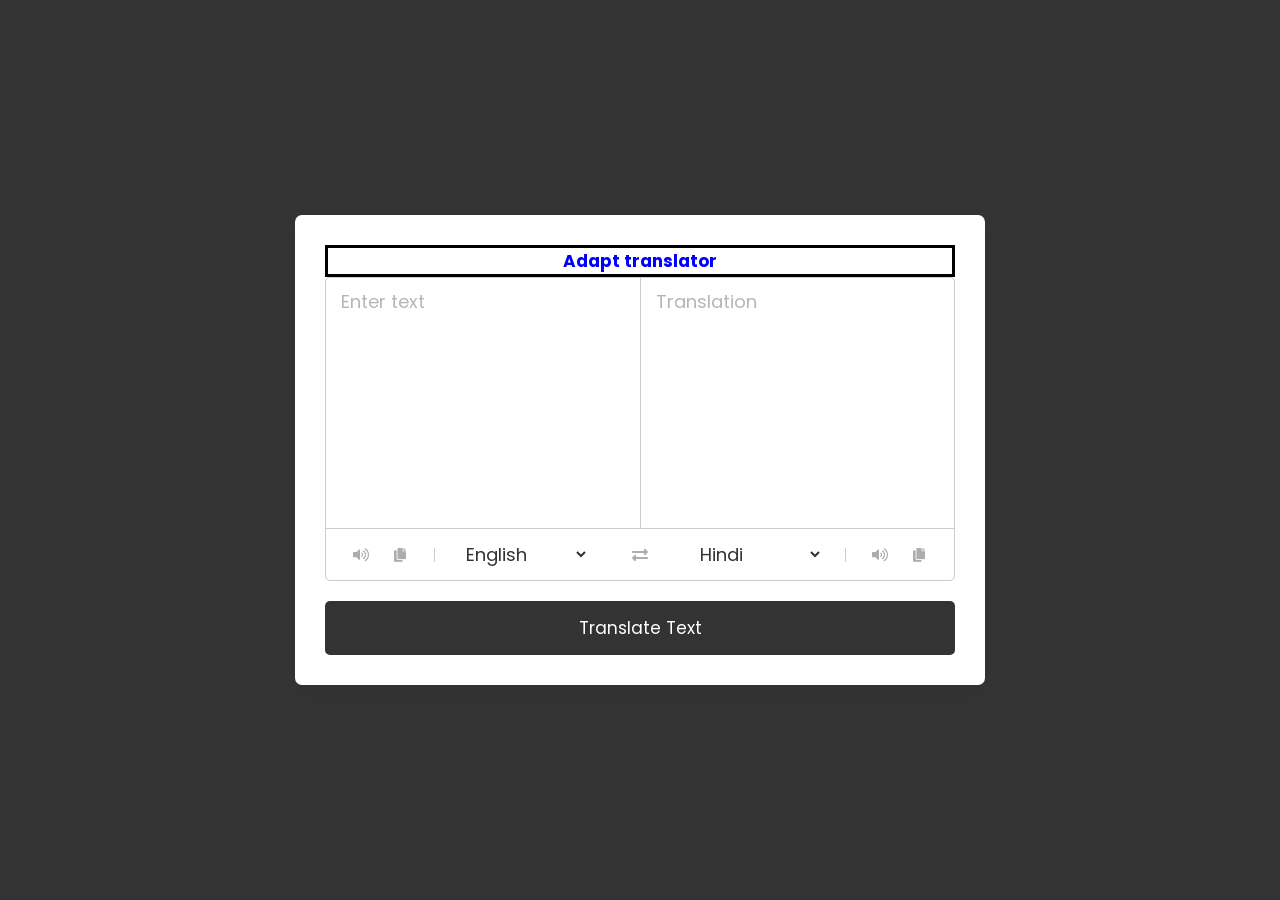
<file: translate.html>
<!DOCTYPE html>
<!-- Coding By ©Emmanuel Pobee Okpoti-->
<html lang="en" dir="ltr">

<head>
 <meta charset="utf-8">
 <title>Adapt OS | Language Translator</title>
 <link rel="stylesheet" href="translate.css">
 <meta name="viewport" content="width=device-width, initial-scale=1.0">
 
 <link rel="stylesheet" href="https://cdnjs.cloudflare.com/ajax/libs/font-awesome/5.15.3/css/all.min.css" />
</head>

<body>
 <div class="container">
  
  <h1 class="f" style="font-size:17px;"> Adapt translator</h1>
  <div class="wrapper">
   <div class="text-input">
    <textarea spellcheck="false" class="from-text" placeholder="Enter text"></textarea>
    <textarea spellcheck="false" readonly disabled class="to-text" placeholder="Translation"></textarea>
   </div>
   <ul class="controls">
    <li class="row from">
     <div class="icons">
      <i id="from" class="fas fa-volume-up"></i>
      <i id="from" class="fas fa-copy"></i>
     </div>
     <select></select>
    </li>
    <li class="exchange"><i class="fas fa-exchange-alt"></i></li>
    <li class="row to">
     <select></select>
     <div class="icons">
      <i id="to" class="fas fa-volume-up"></i>
      <i id="to" class="fas fa-copy"></i>
     </div>
    </li>
   </ul>
  </div>
  <button>Translate Text</button>
 </div>
 
 <script src="countries.js"></script>
 <script src="translate.js"></script>
 
</body>

</html>
</file>
<file: game.css>
*, *::before, *::after { box-sizing: border-box; }

body {
  margin: 0;
  display: flex;
  justify-content: center;
  align-items: center;
  min-height: 100vh;
  background: #1a1a2e;
}

canvas {
  display: block;
  /* Pixel-perfect scaling — no blurry edges */
  image-rendering: pixelated;
  image-rendering: crisp-edges;
}
</file>
<file: app.css>
/* ============================================================
   ADAPT OS — STUDENT EDITION
   Complete Application Stylesheet
   ============================================================ */

/* ============================================================
   1. ROOT VARIABLES
   ============================================================ */

:root {
    --bg-main: #080d19;
    --bg-secondary: #0d1424;
    --bg-tertiary: #121b2e;

    --surface: rgba(18, 27, 46, 0.88);
    --surface-solid: #111a2d;
    --surface-light: rgba(255, 255, 255, 0.045);
    --surface-hover: rgba(255, 255, 255, 0.075);

    --border: rgba(255, 255, 255, 0.08);
    --border-strong: rgba(255, 255, 255, 0.14);

    --text-primary: #f5f7fb;
    --text-secondary: #aab4c7;
    --text-muted: #6f7b91;

    --accent: #6c63ff;
    --accent-light: #8a83ff;
    --accent-dark: #5148dc;

    --success: #27d69b;
    --warning: #ffb84d;
    --danger: #ff647c;
    --info: #4ca6ff;

    --shadow-sm: 0 8px 25px rgba(0, 0, 0, 0.18);
    --shadow-md: 0 18px 50px rgba(0, 0, 0, 0.25);
    --shadow-lg: 0 30px 80px rgba(0, 0, 0, 0.35);

    --radius-sm: 10px;
    --radius-md: 16px;
    --radius-lg: 22px;
    --radius-xl: 30px;

    --sidebar-width: 270px;
    --topbar-height: 76px;

    --transition-fast: 0.18s ease;
    --transition: 0.28s ease;
    --transition-slow: 0.45s ease;

    font-family: "Inter", sans-serif;
}


/* ============================================================
   2. RESET
   ============================================================ */

* {
    margin: 0;
    padding: 0;
    box-sizing: border-box;
}

html {
    scroll-behavior: smooth;
}

body {
    min-height: 100vh;
    background:
        radial-gradient(
            circle at 15% 15%,
            rgba(108, 99, 255, 0.11),
            transparent 28%
        ),
        radial-gradient(
            circle at 85% 10%,
            rgba(76, 166, 255, 0.08),
            transparent 25%
        ),
        var(--bg-main);

    color: var(--text-primary);
    font-family: "Inter", sans-serif;
    overflow-x: hidden;
}

button,
input,
textarea,
select {
    font: inherit;
}

button {
    border: none;
    cursor: pointer;
}

input,
textarea,
select {
    outline: none;
}

textarea {
    resize: vertical;
}

a {
    color: inherit;
    text-decoration: none;
}

::selection {
    background: rgba(108, 99, 255, 0.35);
    color: #fff;
}


/* ============================================================
   3. SCROLLBAR
   ============================================================ */

::-webkit-scrollbar {
    width: 8px;
    height: 8px;
}

::-webkit-scrollbar-track {
    background: transparent;
}

::-webkit-scrollbar-thumb {
    background: rgba(255, 255, 255, 0.12);
    border-radius: 20px;
}

::-webkit-scrollbar-thumb:hover {
    background: rgba(255, 255, 255, 0.2);
}


/* ============================================================
   4. APPLICATION SHELL
   ============================================================ */

.app-shell {
    min-height: 100vh;
    display: flex;
}

.main-area {
    min-width: 0;
    flex: 1;
    margin-left: var(--sidebar-width);
}


/* ============================================================
   5. SIDEBAR
   ============================================================ */

.sidebar {
    position: fixed;
    inset: 0 auto 0 0;
    width: var(--sidebar-width);
    height: 100vh;

    display: flex;
    flex-direction: column;

    padding: 22px 16px;

    background:
        linear-gradient(
            180deg,
            rgba(15, 23, 40, 0.98),
            rgba(8, 13, 25, 0.98)
        );

    border-right: 1px solid var(--border);

    z-index: 1000;

    overflow-y: auto;

    transition:
        transform var(--transition),
        width var(--transition);
}

.brand {
    display: flex;
    align-items: center;
    gap: 12px;

    padding: 2px 8px 26px;
}

.brand-mark {
    width: 43px;
    height: 43px;

    display: grid;
    place-items: center;

    border-radius: 14px;

    backgrond:
        linear-gradient(
            135deg,
            var(--accent),
            #3c8dff
        );

    box-shadow:
        0 10px 30px rgba(108, 99, 255, 0.35);

    font-family: "Space Grotesk", sans-serif;
    font-size: 21px;
    font-weight: 700;
}

.brand-text h1 {
    font-family: "Space Grotesk", sans-serif;
    font-size: 20px;
    letter-spacing: 0.5px;
}

.brand-text span {
    display: block;
    margin-top: 2px;

    color: var(--text-muted);

    font-size: 10px;
    font-weight: 600;
    text-transform: uppercase;
    letter-spacing: 1px;
}

.sidebar-close {
    display: none;

    position: absolute;
    top: 20px;
    right: 15px;

    width: 35px;
    height: 35px;

    border-radius: 10px;

    background: var(--surface-light);
    color: var(--text-primary);

    font-size: 24px;
}

.main-navigation {
    flex: 1;
}

.nav-heading {
    margin: 19px 10px 8px;

    color: var(--text-muted);

    font-size: 9px;
    font-weight: 800;
    letter-spacing: 1.5px;
}

.nav-item {
    position: relative;

    width: 100%;
    min-height: 44px;

    display: flex;
    align-items: center;
    gap: 12px;

    padding: 0 12px;
    margin-bottom: 4px;

    border-radius: 12px;

    background: transparent;
    color: var(--text-secondary);

    text-align: left;

    transition:
        background var(--transition-fast),
        color var(--transition-fast),
        transform var(--transition-fast);
}

.nav-item:hover {
    background: var(--surface-light);
    color: var(--text-primary);
    transform: translateX(2px);
}

.nav-item.active {
    background:
        linear-gradient(
            90deg,
            rgba(108, 99, 255, 0.22),
            rgba(108, 99, 255, 0.07)
        );

    color: #fff;

    box-shadow:
        inset 3px 0 0 var(--accent);
}

.nav-icon {
    width: 23px;
    min-width: 23px;

    display: grid;
    place-items: center;

    color: currentColor;

    font-size: 17px;
    font-weight: 700;
}

.nav-item span:nth-child(2) {
    font-size: 13px;
    font-weight: 600;
}

.nav-badge,
.new-badge {
    margin-left: auto;

    display: inline-flex;
    align-items: center;
    justify-content: center;

    min-width: 21px;
    height: 21px;

    padding: 0 6px;

    border-radius: 20px;

    background: rgba(255, 100, 124, 0.15);
    color: var(--danger);

    font-size: 10px;
    font-weight: 800;
}

.new-badge {
    background: rgba(39, 214, 155, 0.12);
    color: var(--success);
    font-size: 8px;
}

.sidebar-bottom {
    padding-top: 15px;
    border-top: 1px solid var(--border);
}

.sidebar-profile {
    display: flex;
    align-items: center;
    gap: 10px;

    margin-top: 12px;
    padding: 10px;

    border-radius: 14px;

    background: var(--surface-light);
}

.profile-avatar,
.topbar-avatar {
    display: grid;
    place-items: center;

    flex-shrink: 0;

    border-radius: 50%;

    background:
        linear-gradient(
            135deg,
            #765cff,
            #3f8cff
        );

    color: white;
    font-weight: 800;
}

.profile-avatar {
    width: 36px;
    height: 36px;
    font-size: 13px;
}

.profile-details {
    min-width: 0;
    flex: 1;
}

.profile-details strong {
    display: block;

    overflow: hidden;
    text-overflow: ellipsis;
    white-space: nowrap;

    font-size: 12px;
}

.profile-details span {
    display: block;
    margin-top: 2px;

    color: var(--text-muted);

    font-size: 9px;
}

.profile-menu {
    background: transparent;
    color: var(--text-muted);
    font-size: 18px;
}


/* ============================================================
   6. TOPBAR
   ============================================================ */

.topbar {
    position: sticky;
    top: 0;

    height: var(--topbar-height);

    display: flex;
    align-items: center;
    justify-content: space-between;

    padding: 0 30px;

    background:
        rgba(8, 13, 25, 0.72);

    border-bottom: 1px solid var(--border);

    backdrop-filter: blur(18px);
    -webkit-backdrop-filter: blur(18px);

    z-index: 900;
}

.topbar-left,
.topbar-actions {
    display: flex;
    align-items: center;
}

.breadcrumb {
    display: flex;
    align-items: center;
    gap: 9px;

    color: var(--text-muted);

    font-size: 12px;
}

.breadcrumb strong {
    color: var(--text-primary);
}

.breadcrumb-arrow {
    opacity: 0.5;
}

.menu-toggle {
    display: none;

    width: 40px;
    height: 40px;

    margin-right: 12px;

    border-radius: 11px;

    background: var(--surface-light);
    color: var(--text-primary);

    font-size: 20px;
}

.topbar-actions {
    gap: 9px;
}

.topbar-icon-button,
.topbar-avatar {
    position: relative;

    width: 39px;
    height: 39px;

    border-radius: 12px;

    background: var(--surface-light);
    color: var(--text-secondary);

    transition: all var(--transition-fast);
}

.topbar-icon-button:hover {
    background: var(--surface-hover);
    color: var(--text-primary);
    transform: translateY(-1px);
}

.topbar-avatar {
    border-radius: 50%;
    color: #fff;
    font-size: 12px;
}

.notification-dot {
    position: absolute;
    top: 8px;
    right: 8px;

    width: 6px;
    height: 6px;

    border-radius: 50%;

    background: var(--danger);

    box-shadow: 0 0 0 3px var(--bg-secondary);
}


/* ============================================================
   7. PAGE CONTAINER
   ============================================================ */

.page-container {
    width: min(1500px, 100%);
    margin: auto;
    padding: 30px;
}

.page {
    display: none;

    animation: pageEnter 0.4s ease both;
}

.page.active {
    display: block;
}

@keyframes pageEnter {
    from {
        opacity: 0;
        transform: translateY(8px);
    }

    to {
        opacity: 1;
        transform: translateY(0);
    }
}


/* ============================================================
   8. HERO
   ============================================================ */

.hero-section {
    position: relative;

    min-height: 320px;

    display: flex;
    align-items: center;
    justify-content: space-between;

    padding: 45px;

    overflow: hidden;

    border: 1px solid var(--border);
    border-radius: var(--radius-xl);

    background:
        radial-gradient(
            circle at 80% 20%,
            rgba(108, 99, 255, 0.22),
            transparent 30%
        ),
        linear-gradient(
            135deg,
            rgba(108, 99, 255, 0.11),
            rgba(76, 166, 255, 0.04)
        ),
        var(--surface-solid);

    box-shadow: var(--shadow-md);
}

.hero-content {
    position: relative;
    z-index: 2;

    max-width: 700px;
}

.eyebrow,
.panel-label {
    color: var(--accent-light);

    font-size: 9px;
    font-weight: 800;
    letter-spacing: 1.7px;
}

.hero-content h2,
.page-heading h2,
.research-hero h2,
.focus-page h2 {
    margin-top: 9px;

    font-family: "Space Grotesk", sans-serif;

    font-size: clamp(30px, 4vw, 48px);
    line-height: 1.05;
    letter-spacing: -1.5px;
}

.hero-content h2 span {
    color: var(--accent-light);
}

.hero-content p,
.page-heading p,
.research-hero p,
.focus-page > p {
    max-width: 650px;

    margin-top: 14px;

    color: var(--text-secondary);

    font-size: 14px;
    line-height: 1.7;
}

.hero-actions {
    display: flex;
    flex-wrap: wrap;
    gap: 10px;

    margin-top: 25px;
}

.hero-visual {
    position: relative;

    width: 310px;
    height: 230px;

    display: grid;
    place-items: center;
}

.orb {
    position: absolute;

    border-radius: 50%;

    filter: blur(2px);

    animation: floatOrb 6s ease-in-out infinite;
}

.orb-one {
    width: 150px;
    height: 150px;

    background: rgba(108, 99, 255, 0.24);
}

.orb-two {
    width: 90px;
    height: 90px;

    background: rgba(76, 166, 255, 0.2);

    transform: translate(80px, 40px);

    animation-delay: -2s;
}

@keyframes floatOrb {
    0%,
    100% {
        transform: translateY(0);
    }

    50% {
        transform: translateY(-14px);
    }
}

.hero-card {
    position: relative;
    z-index: 2;

    width: 235px;

    padding: 22px;

    border: 1px solid rgba(255, 255, 255, 0.12);
    border-radius: 20px;

    background: rgba(12, 18, 32, 0.7);

    box-shadow: var(--shadow-lg);

    backdrop-filter: blur(18px);
}

.hero-card span {
    color: var(--text-muted);

    font-size: 8px;
    font-weight: 800;
    letter-spacing: 1.5px;
}

.hero-card strong {
    display: block;

    margin: 10px 0 17px;

    font-family: "Space Grotesk", sans-serif;
    font-size: 19px;
}

.mini-progress {
    height: 6px;

    overflow: hidden;

    border-radius: 20px;

    background: rgba(255, 255, 255, 0.08);
}

.mini-progress span {
    display: block;
    height: 100%;

    border-radius: inherit;

    background: linear-gradient(
        90deg,
        var(--accent),
        var(--info)
    );
}

.hero-card small {
    display: block;

    margin-top: 9px;

    color: var(--text-muted);

    font-size: 9px;
}


/* ============================================================
   9. BUTTONS
   ============================================================ */

.primary-button,
.secondary-button,
.danger-button,
.small-button {
    min-height: 42px;

    display: inline-flex;
    align-items: center;
    justify-content: center;
    gap: 8px;

    padding: 0 17px;

    border-radius: 11px;

    font-size: 12px;
    font-weight: 700;

    transition:
        transform var(--transition-fast),
        box-shadow var(--transition-fast),
        background var(--transition-fast);
}

.primary-button {
    background:
        linear-gradient(
            135deg,
            var(--accent),
            #4c91ff
        );

    color: #fff;

    box-shadow:
        0 9px 25px rgba(108, 99, 255, 0.25);
}

.primary-button:hover {
    transform: translateY(-2px);

    box-shadow:
        0 14px 30px rgba(108, 99, 255, 0.34);
}

.secondary-button {
    background: var(--surface-light);
    color: var(--text-primary);

    border: 1px solid var(--border);
}

.secondary-button:hover {
    background: var(--surface-hover);
    transform: translateY(-1px);
}

.danger-button {
    background: rgba(255, 100, 124, 0.1);
    color: var(--danger);

    border: 1px solid rgba(255, 100, 124, 0.18);
}

.danger-button:hover {
    background: rgba(255, 100, 124, 0.17);
}

.small-button {
    min-height: 32px;

    padding: 0 10px;

    background: var(--surface-light);
    color: var(--text-secondary);

    border: 1px solid var(--border);

    font-size: 10px;
}

.full-width {
    width: 100%;
}

.text-button {
    background: transparent;
    color: var(--accent-light);

    font-size: 10px;
    font-weight: 700;
}

.text-button:hover {
    color: #fff;
}


/* ============================================================
   10. DASHBOARD STATISTICS
   ============================================================ */

.stats-grid {
    display: grid;

    grid-template-columns:
        repeat(4, minmax(0, 1fr));

    gap: 14px;

    margin-top: 20px;
}

.stat-card {
    min-height: 105px;

    display: flex;
    align-items: center;
    gap: 14px;

    padding: 20px;

    border: 1px solid var(--border);
    border-radius: var(--radius-md);

    background: var(--surface);

    transition:
        transform var(--transition),
        border-color var(--transition);

    backdrop-filter: blur(15px);
}

.stat-card:hover {
    transform: translateY(-3px);
    border-color: var(--border-strong);
}

.stat-icon {
    width: 43px;
    height: 43px;

    display: grid;
    place-items: center;

    border-radius: 13px;

    background: rgba(108, 99, 255, 0.12);
    color: var(--accent-light);

    font-weight: 800;
}

.stat-card span {
    display: block;

    color: var(--text-muted);

    font-size: 10px;
    font-weight: 600;
}

.stat-card strong {
    display: block;

    margin-top: 5px;

    font-family: "Space Grotesk", sans-serif;
    font-size: 24px;
}


/* ============================================================
   11. PANELS
   ============================================================ */

.dashboard-grid {
    display: grid;

    grid-template-columns:
        repeat(2, minmax(0, 1fr));

    gap: 18px;

    margin-top: 18px;
}

.panel {
    border: 1px solid var(--border);
    border-radius: var(--radius-lg);

    background:
        linear-gradient(
            180deg,
            rgba(255, 255, 255, 0.025),
            rgba(255, 255, 255, 0.01)
        ),
        var(--surface);

    box-shadow: var(--shadow-sm);

    overflow: hidden;
}

.panel-header {
    display: flex;
    align-items: flex-start;
    justify-content: space-between;
    gap: 15px;

    padding: 22px 22px 17px;
}

.panel-header h3 {
    margin-top: 5px;

    font-family: "Space Grotesk", sans-serif;
    font-size: 17px;
}

.study-plan-list,
.deadline-list,
.subject-progress-list {
    padding: 0 22px 22px;
}

.empty-state {
    min-height: 260px;

    display: flex;
    flex-direction: column;
    align-items: center;
    justify-content: center;

    padding: 30px;

    color: var(--text-secondary);

    text-align: center;
}

.empty-state.small {
    min-height: 180px;
}

.empty-icon {
    width: 54px;
    height: 54px;

    display: grid;
    place-items: center;

    margin-bottom: 14px;

    border-radius: 16px;

    background: var(--surface-light);

    color: var(--accent-light);

    font-size: 20px;
}

.empty-state h3,
.empty-state h4 {
    color: var(--text-primary);
}

.empty-state h3 {
    font-family: "Space Grotesk", sans-serif;
    font-size: 18px;
}

.empty-state h4 {
    font-size: 13px;
}

.empty-state p {
    max-width: 350px;

    margin-top: 7px;

    color: var(--text-muted);

    font-size: 11px;
    line-height: 1.6;
}


/* ============================================================
   12. QUICK LAUNCH
   ============================================================ */

.quick-launch-grid {
    display: grid;

    grid-template-columns:
        repeat(2, minmax(0, 1fr));

    gap: 10px;

    padding: 0 22px 22px;
}

.quick-launch {
    min-height: 105px;

    display: flex;
    flex-direction: column;
    align-items: flex-start;
    justify-content: center;

    padding: 15px;

    border: 1px solid var(--border);
    border-radius: 14px;

    background: var(--surface-light);
    color: var(--text-primary);

    text-align: left;

    transition: all var(--transition-fast);
}

.quick-launch:hover {
    transform: translateY(-3px);
    background: var(--surface-hover);
    border-color: rgba(108, 99, 255, 0.25);
}

.quick-launch > span {
    width: 32px;
    height: 32px;

    display: grid;
    place-items: center;

    margin-bottom: 9px;

    border-radius: 9px;

    background: rgba(108, 99, 255, 0.13);
    color: var(--accent-light);

    font-size: 13px;
    font-weight: 800;
}

.quick-launch strong {
    font-size: 12px;
}

.quick-launch small {
    margin-top: 3px;

    color: var(--text-muted);

    font-size: 9px;
}


/* ============================================================
   13. PAGE HEADINGS
   ============================================================ */

.page-heading {
    display: flex;
    align-items: flex-end;
    justify-content: space-between;
    gap: 20px;

    margin-bottom: 28px;
}

.page-heading h2 {
    font-size: clamp(29px, 4vw, 42px);
}


/* ============================================================
   14. SUBJECTS
   ============================================================ */

.subject-grid {
    display: grid;

    grid-template-columns:
        repeat(3, minmax(0, 1fr));

    gap: 16px;
}

.subject-card {
    position: relative;

    min-height: 230px;

    padding: 22px;

    border: 1px solid var(--border);
    border-radius: var(--radius-lg);

    background: var(--surface);

    overflow: hidden;

    transition:
        transform var(--transition),
        border-color var(--transition),
        box-shadow var(--transition);
}

.subject-card::before {
    content: "";

    position: absolute;

    width: 150px;
    height: 150px;

    top: -70px;
    right: -70px;

    border-radius: 50%;

    background: rgba(108, 99, 255, 0.13);
}

.subject-card:hover {
    transform: translateY(-5px);
    border-color: rgba(108, 99, 255, 0.25);
    box-shadow: var(--shadow-md);
}

.subject-card-header {
    position: relative;

    display: flex;
    align-items: flex-start;
    justify-content: space-between;
}

.subject-card-icon {
    width: 47px;
    height: 47px;

    display: grid;
    place-items: center;

    border-radius: 14px;

    background: rgba(108, 99, 255, 0.12);
    color: var(--accent-light);

    font-weight: 800;
}

.subject-card h3 {
    position: relative;

    margin-top: 17px;

    font-family: "Space Grotesk", sans-serif;
    font-size: 19px;
}

.subject-card p {
    position: relative;

    min-height: 38px;

    margin-top: 7px;

    color: var(--text-muted);

    font-size: 11px;
    line-height: 1.6;
}

.subject-progress {
    margin-top: 18px;
}

.progress-track {
    height: 6px;

    overflow: hidden;

    border-radius: 20px;

    background: rgba(255, 255, 255, 0.07);
}

.progress-fill {
    height: 100%;

    border-radius: inherit;

    background:
        linear-gradient(
            90deg,
            var(--accent),
            var(--info)
        );
}

.progress-meta {
    display: flex;
    justify-content: space-between;

    margin-top: 7px;

    color: var(--text-muted);

    font-size: 9px;
}


/* ============================================================
   15. FILTER BAR
   ============================================================ */

.filter-bar {
    display: flex;
    flex-wrap: wrap;
    gap: 8px;

    margin-bottom: 18px;
}

.filter-button {
    padding: 9px 14px;

    border: 1px solid var(--border);
    border-radius: 10px;

    background: var(--surface-light);
    color: var(--text-muted);

    font-size: 10px;
    font-weight: 700;
}

.filter-button:hover,
.filter-button.active {
    background: rgba(108, 99, 255, 0.12);
    border-color: rgba(108, 99, 255, 0.25);
    color: var(--accent-light);
}


/* ============================================================
   16. ASSIGNMENTS
   ============================================================ */

.assignment-list {
    display: grid;
    gap: 11px;
}

.assignment-item {
    display: flex;
    align-items: center;
    gap: 15px;

    padding: 17px;

    border: 1px solid var(--border);
    border-radius: 15px;

    background: var(--surface);

    transition: all var(--transition-fast);
}

.assignment-item:hover {
    background: var(--surface-hover);
    transform: translateX(2px);
}

.assignment-check {
    width: 25px;
    height: 25px;

    display: grid;
    place-items: center;

    flex-shrink: 0;

    border: 1px solid var(--border-strong);
    border-radius: 8px;

    background: transparent;
    color: transparent;
}

.assignment-item.completed .assignment-check {
    background: var(--success);
    border-color: var(--success);
    color: #06150f;
}

.assignment-info {
    min-width: 0;
    flex: 1;
}

.assignment-info h3 {
    font-size: 13px;
}

.assignment-info p {
    margin-top: 4px;

    color: var(--text-muted);

    font-size: 10px;
}

.assignment-meta {
    display: flex;
    align-items: center;
    gap: 9px;
    flex-wrap: wrap;
}

.priority {
    padding: 5px 8px;

    border-radius: 7px;

    font-size: 8px;
    font-weight: 800;
    text-transform: uppercase;
}

.priority.high {
    background: rgba(255, 100, 124, 0.12);
    color: var(--danger);
}

.priority.medium {
    background: rgba(255, 184, 77, 0.12);
    color: var(--warning);
}

.priority.low {
    background: rgba(39, 214, 155, 0.12);
    color: var(--success);
}

.deadline {
    color: var(--text-muted);
    font-size: 9px;
}


/* ============================================================
   17. PRACTICE
   ============================================================ */

.practice-selection {
    display: grid;

    grid-template-columns:
        1.15fr 0.85fr;

    gap: 18px;
}

.selection-card,
.practice-info-card {
    padding: 30px;

    border: 1px solid var(--border);
    border-radius: var(--radius-lg);

    background: var(--surface);
}

.large-icon {
    width: 52px;
    height: 52px;

    display: grid;
    place-items: center;

    border-radius: 16px;

    background: rgba(108, 99, 255, 0.12);
    color: var(--accent-light);

    font-size: 22px;
    font-weight: 800;
}

.selection-card h3,
.practice-info-card h3 {
    margin-top: 17px;

    font-family: "Space Grotesk", sans-serif;
    font-size: 22px;
}

.selection-card > p,
.practice-info-card > p {
    margin-top: 7px;

    color: var(--text-muted);

    font-size: 11px;
    line-height: 1.7;
}

.form-group {
    margin-top: 18px;
}

.form-group label {
    display: block;

    margin-bottom: 7px;

    color: var(--text-secondary);

    font-size: 10px;
    font-weight: 700;
}

.form-group input,
.form-group textarea,
.form-group select,
.search-field input,
.search-field textarea {
    width: 100%;

    border: 1px solid var(--border);
    border-radius: 11px;

    background: rgba(255, 255, 255, 0.035);
    color: var(--text-primary);

    padding: 12px 13px;

    font-size: 11px;

    transition:
        border-color var(--transition-fast),
        background var(--transition-fast);
}

.form-group input:focus,
.form-group textarea:focus,
.form-group select:focus,
.search-field input:focus {
    border-color: rgba(108, 99, 255, 0.55);
    background: rgba(108, 99, 255, 0.045);
}

.form-group select option,
.setting-row select option {
    background: #111a2d;
    color: #fff;
}

.practice-info-card {
    background:
        radial-gradient(
            circle at 80% 20%,
            rgba(108, 99, 255, 0.16),
            transparent 35%
        ),
        var(--surface);
}

.feature-list {
    display: grid;
    gap: 11px;

    margin-top: 25px;
}

.feature-list div {
    display: flex;
    align-items: center;
    gap: 9px;

    color: var(--text-secondary);

    font-size: 11px;
}

.feature-list span {
    color: var(--success);
    font-weight: 800;
}


/* ============================================================
   18. EXAMS
   ============================================================ */

.exam-grid {
    display: grid;

    grid-template-columns:
        repeat(3, minmax(0, 1fr));

    gap: 16px;
}

.exam-card {
    padding: 23px;

    border: 1px solid var(--border);
    border-radius: var(--radius-lg);

    background: var(--surface);

    transition: all var(--transition);
}

.exam-card:hover {
    transform: translateY(-4px);
    border-color: rgba(108, 99, 255, 0.25);
}

.exam-card-header {
    display: flex;
    justify-content: space-between;
}

.exam-card h3 {
    margin-top: 16px;

    font-family: "Space Grotesk", sans-serif;
    font-size: 18px;
}

.exam-card p {
    margin-top: 7px;

    color: var(--text-muted);

    font-size: 10px;
    line-height: 1.6;
}

.exam-details {
    display: flex;
    flex-wrap: wrap;
    gap: 7px;

    margin: 17px 0;
}

.exam-detail {
    padding: 6px 8px;

    border-radius: 7px;

    background: var(--surface-light);
    color: var(--text-secondary);

    font-size: 8px;
}


/* ============================================================
   19. RESULTS
   ============================================================ */

.result-summary-grid {
    display: grid;

    grid-template-columns:
        repeat(4, minmax(0, 1fr));

    gap: 14px;

    margin-bottom: 18px;
}

.result-summary-card {
    padding: 22px;

    border: 1px solid var(--border);
    border-radius: var(--radius-md);

    background: var(--surface);
}

.result-summary-card span {
    color: var(--text-muted);
    font-size: 10px;
}

.result-summary-card strong {
    display: block;

    margin-top: 7px;

    font-family: "Space Grotesk", sans-serif;
    font-size: 27px;
}

.results-table-wrapper {
    overflow-x: auto;
    padding: 0 22px 22px;
}

.results-table {
    width: 100%;
    border-collapse: collapse;

    font-size: 10px;
}

.results-table th,
.results-table td {
    padding: 14px 10px;

    border-bottom: 1px solid var(--border);

    text-align: left;
}

.results-table th {
    color: var(--text-muted);
    font-size: 9px;
    text-transform: uppercase;
}


/* ============================================================
   20. RESEARCH LAB
   ============================================================ */

.research-hero {
    display: flex;
    align-items: flex-end;
    justify-content: space-between;
    gap: 20px;

    margin-bottom: 24px;
}

.research-hero h2 {
    font-size: clamp(30px, 4vw, 43px);
}

.research-status {
    display: flex;
    align-items: center;
    gap: 8px;

    padding: 9px 12px;

    border: 1px solid var(--border);
    border-radius: 20px;

    background: var(--surface-light);

    color: var(--text-secondary);

    font-size: 9px;
    font-weight: 700;
}

.status-dot {
    width: 7px;
    height: 7px;

    border-radius: 50%;

    background: var(--success);

    box-shadow: 0 0 0 4px rgba(39, 214, 155, 0.1);
}

.research-layout {
    display: grid;

    grid-template-columns:
        minmax(0, 1fr) 310px;

    gap: 18px;
}

.research-main {
    min-height: 650px;
}

.research-search {
    padding: 22px;

    border-bottom: 1px solid var(--border);
}

.research-search textarea {
    width: 100%;

    min-height: 125px;

    padding: 16px;

    border: 1px solid var(--border);
    border-radius: 15px;

    background: rgba(0, 0, 0, 0.14);
    color: var(--text-primary);

    font-size: 12px;
    line-height: 1.6;
}

.research-search textarea:focus {
    border-color: rgba(108, 99, 255, 0.5);
}

.research-actions {
    display: flex;
    justify-content: space-between;
    gap: 10px;

    margin-top: 11px;
}

.research-workspace {
    min-height: 450px;
    padding: 25px;
}

.research-welcome {
    min-height: 410px;

    display: flex;
    flex-direction: column;
    align-items: center;
    justify-content: center;

    text-align: center;
}

.research-logo {
    width: 65px;
    height: 65px;

    display: grid;
    place-items: center;

    border-radius: 20px;

    background:
        linear-gradient(
            135deg,
            rgba(108, 99, 255, 0.2),
            rgba(76, 166, 255, 0.12)
        );

    color: var(--accent-light);

    font-size: 28px;

    box-shadow:
        0 15px 45px rgba(108, 99, 255, 0.14);
}

.research-welcome h3 {
    margin-top: 17px;

    font-family: "Space Grotesk", sans-serif;
    font-size: 20px;
}

.research-welcome p {
    max-width: 460px;

    margin-top: 7px;

    color: var(--text-muted);

    font-size: 11px;
    line-height: 1.7;
}

.research-suggestions {
    display: flex;
    flex-wrap: wrap;
    justify-content: center;
    gap: 7px;

    margin-top: 20px;
}

.research-suggestions button {
    padding: 9px 12px;

    border: 1px solid var(--border);
    border-radius: 9px;

    background: var(--surface-light);
    color: var(--text-secondary);

    font-size: 9px;
}

.research-suggestions button:hover {
    color: var(--accent-light);
    border-color: rgba(108, 99, 255, 0.3);
}

.research-sidebar {
    display: grid;
    align-content: start;
    gap: 18px;
}

.saved-research-list {
    padding: 0 18px 18px;
}

.research-tips {
    padding: 22px;
}

.research-tips h3 {
    margin-top: 7px;

    font-family: "Space Grotesk", sans-serif;
}

.research-tips p {
    margin-top: 7px;

    color: var(--text-muted);

    font-size: 10px;
    line-height: 1.7;
}


/* ============================================================
   21. NOTES
   ============================================================ */

.notes-toolbar {
    display: flex;
    gap: 10px;

    margin-bottom: 17px;
}

.search-field {
    min-height: 42px;

    display: flex;
    align-items: center;
    gap: 8px;

    flex: 1;

    padding: 0 12px;

    border: 1px solid var(--border);
    border-radius: 11px;

    background: var(--surface);

    color: var(--text-muted);
}

.search-field input {
    border: none;
    background: transparent;
    padding: 0;
}

.notes-toolbar > select {
    min-width: 160px;

    border: 1px solid var(--border);
    border-radius: 11px;

    background: var(--surface);
    color: var(--text-secondary);

    padding: 0 12px;

    font-size: 10px;
}

.notes-grid {
    display: grid;

    grid-template-columns:
        repeat(3, minmax(0, 1fr));

    gap: 15px;
}

.note-card {
    min-height: 210px;

    padding: 19px;

    border: 1px solid var(--border);
    border-radius: var(--radius-md);

    background: var(--surface);

    transition: all var(--transition);
}

.note-card:hover {
    transform: translateY(-4px);
    border-color: rgba(108, 99, 255, 0.25);
}

.note-card h3 {
    font-family: "Space Grotesk", sans-serif;
    font-size: 16px;
}

.note-card p {
    margin-top: 10px;

    color: var(--text-muted);

    font-size: 10px;
    line-height: 1.7;
}

.note-category {
    display: inline-flex;

    margin-bottom: 11px;
    padding: 5px 7px;

    border-radius: 6px;

    background: rgba(108, 99, 255, 0.1);
    color: var(--accent-light);

    font-size: 8px;
    font-weight: 800;
}


/* ============================================================
   22. PLANNER / CALENDAR
   ============================================================ */

.calendar-panel {
    padding: 22px;
}

.calendar-header {
    display: flex;
    align-items: center;
    justify-content: center;
    gap: 20px;

    margin-bottom: 22px;
}

.calendar-header h3 {
    min-width: 150px;

    font-family: "Space Grotesk", sans-serif;
    text-align: center;
}

.calendar-nav {
    width: 35px;
    height: 35px;

    border-radius: 10px;

    background: var(--surface-light);
    color: var(--text-secondary);
}

.calendar-nav:hover {
    background: var(--surface-hover);
    color: #fff;
}

.calendar-weekdays,
.calendar-grid {
    display: grid;

    grid-template-columns:
        repeat(7, minmax(0, 1fr));
}

.calendar-weekdays {
    margin-bottom: 7px;
}

.calendar-weekdays span {
    padding: 8px;

    color: var(--text-muted);

    font-size: 9px;
    font-weight: 800;

    text-align: center;
}

.calendar-day {
    position: relative;

    min-height: 80px;

    padding: 9px;

    border: 1px solid var(--border);

    background: rgba(255, 255, 255, 0.015);

    cursor: pointer;

    transition: background var(--transition-fast);
}

.calendar-day:hover {
    background: var(--surface-light);
}

.calendar-day-number {
    color: var(--text-secondary);
    font-size: 10px;
}

.calendar-day.today {
    background: rgba(108, 99, 255, 0.08);
}

.calendar-day.today .calendar-day-number {
    color: var(--accent-light);
    font-weight: 800;
}

.calendar-day.other-month {
    opacity: 0.35;
}

.calendar-event {
    margin-top: 7px;
    padding: 4px 5px;

    overflow: hidden;

    border-radius: 5px;

    background: rgba(108, 99, 255, 0.13);
    color: var(--accent-light);

    font-size: 7px;
    font-weight: 700;

    text-overflow: ellipsis;
    white-space: nowrap;
}

.planner-events {
    margin-top: 18px;
}

.planner-event-list {
    padding: 0 22px 22px;
}

.planner-event {
    display: flex;
    align-items: center;
    gap: 12px;

    padding: 13px 0;

    border-bottom: 1px solid var(--border);
}

.planner-event:last-child {
    border-bottom: none;
}

.planner-event-date {
    width: 42px;
    height: 42px;

    display: grid;
    place-items: center;

    border-radius: 11px;

    background: rgba(108, 99, 255, 0.1);
    color: var(--accent-light);

    font-size: 9px;
    font-weight: 800;
}

.planner-event-info {
    flex: 1;
}

.planner-event-info strong {
    font-size: 11px;
}

.planner-event-info span {
    display: block;

    margin-top: 3px;

    color: var(--text-muted);

    font-size: 9px;
}


/* ============================================================
   23. FOCUS MODE
   ============================================================ */

.focus-page {
    min-height: 720px;

    display: flex;
    flex-direction: column;
    align-items: center;

    padding-top: 35px;

    text-align: center;
}

.focus-page > p {
    max-width: 500px;
}

.focus-timer-card {
    width: min(620px, 100%);

    margin-top: 38px;
    padding: 42px 25px;

    border: 1px solid var(--border);
    border-radius: 30px;

    background:
        radial-gradient(
            circle at 50% 0%,
            rgba(108, 99, 255, 0.13),
            transparent 50%
        ),
        var(--surface);

    box-shadow: var(--shadow-lg);
}

.focus-mode-label {
    color: var(--text-muted);

    font-size: 9px;
    font-weight: 800;
    letter-spacing: 2px;
}

.focus-timer {
    margin-top: 14px;

    font-family: "Space Grotesk", sans-serif;
    font-size: clamp(65px, 12vw, 110px);
    font-weight: 700;
    letter-spacing: -5px;
}

.focus-session-status {
    display: flex;
    align-items: center;
    justify-content: center;
    gap: 8px;

    color: var(--text-muted);

    font-size: 10px;
}

.focus-controls {
    display: flex;
    justify-content: center;
    gap: 9px;

    margin-top: 27px;
}

.focus-presets {
    display: grid;

    grid-template-columns:
        repeat(4, 1fr);

    width: min(620px, 100%);

    gap: 8px;

    margin-top: 15px;
}

.focus-preset {
    padding: 14px;

    border: 1px solid var(--border);
    border-radius: 12px;

    background: var(--surface-light);
    color: var(--text-secondary);
}

.focus-preset.active {
    background: rgba(108, 99, 255, 0.12);
    border-color: rgba(108, 99, 255, 0.3);
    color: var(--accent-light);
}

.focus-preset strong,
.focus-preset span {
    display: block;
}

.focus-preset strong {
    font-family: "Space Grotesk", sans-serif;
    font-size: 18px;
}

.focus-preset span {
    margin-top: 3px;
    font-size: 8px;
}


/* ============================================================
   24. TOOLBOX
   ============================================================ */

.tools-grid {
    display: grid;

    grid-template-columns:
        repeat(4, minmax(0, 1fr));

    gap: 15px;
}

.tool-card {
    min-height: 170px;

    display: flex;
    flex-direction: column;
    align-items: flex-start;
    justify-content: center;

    padding: 20px;

    border: 1px solid var(--border);
    border-radius: var(--radius-md);

    background: var(--surface);
    color: var(--text-primary);

    text-align: left;

    transition: all var(--transition);
}

.tool-card:hover {
    transform: translateY(-5px);

    border-color: rgba(108, 99, 255, 0.25);

    box-shadow: var(--shadow-md);
}

.tool-icon {
    width: 45px;
    height: 45px;

    display: grid;
    place-items: center;

    margin-bottom: 14px;

    border-radius: 13px;

    background: rgba(108, 99, 255, 0.11);
    color: var(--accent-light);

    font-size: 18px;
    font-weight: 800;
}

.tool-card strong {
    font-size: 13px;
}

.tool-card small {
    margin-top: 5px;

    color: var(--text-muted);

    font-size: 9px;
}


/* ============================================================
   25. CODE LAB
   ============================================================ */

.code-lab {
    display: grid;

    grid-template-columns:
        1fr 1fr;

    min-height: 650px;

    border: 1px solid var(--border);
    border-radius: var(--radius-lg);

    overflow: hidden;

    background: #070b14;
}

.code-editor-panel,
.code-preview-panel {
    min-width: 0;

    display: flex;
    flex-direction: column;
}

.code-editor-panel {
    border-right: 1px solid var(--border);
}

.editor-header {
    min-height: 48px;

    display: flex;
    align-items: center;
    gap: 6px;

    padding: 0 12px;

    border-bottom: 1px solid var(--border);

    background: rgba(255, 255, 255, 0.025);

    color: var(--text-muted);

    font-size: 9px;
    font-weight: 800;
}

.editor-tab {
    min-height: 30px;

    padding: 0 9px;

    border-radius: 7px;

    background: transparent;
    color: var(--text-muted);

    font-size: 9px;
    font-weight: 700;
}

.editor-tab.active {
    background: rgba(108, 99, 255, 0.12);
    color: var(--accent-light);
}

.code-editor {
    flex: 1;

    width: 100%;

    padding: 20px;

    border: none;
    outline: none;

    background: #070b14;
    color: #dce4f5;

    font-family: "Courier New", monospace;
    font-size: 12px;
    line-height: 1.7;

    tab-size: 2;
}

.hidden {
    display: none !important;
}

.code-preview-panel iframe {
    width: 100%;
    height: 100%;

    flex: 1;

    border: none;

    background: white;
}


/* ============================================================
   26. FILE CENTER
   ============================================================ */

.file-drop-zone {
    min-height: 230px;

    display: flex;
    flex-direction: column;
    align-items: center;
    justify-content: center;

    padding: 30px;

    border: 1px dashed rgba(108, 99, 255, 0.35);
    border-radius: var(--radius-lg);

    background: rgba(108, 99, 255, 0.035);

    text-align: center;

    transition: all var(--transition);
}

.file-drop-zone.dragging {
    background: rgba(108, 99, 255, 0.1);
    border-color: var(--accent);
}

.file-drop-icon {
    width: 58px;
    height: 58px;

    display: grid;
    place-items: center;

    margin-bottom: 14px;

    border-radius: 17px;

    background: rgba(108, 99, 255, 0.12);
    color: var(--accent-light);

    font-size: 24px;
}

.file-drop-zone h3 {
    font-family: "Space Grotesk", sans-serif;
}

.file-drop-zone p {
    margin-top: 7px;

    color: var(--text-muted);

    font-size: 10px;
}

.file-list {
    display: grid;
    gap: 9px;

    margin-top: 18px;
}

.file-item {
    display: flex;
    align-items: center;
    gap: 12px;

    padding: 14px;

    border: 1px solid var(--border);
    border-radius: 13px;

    background: var(--surface);
}

.file-icon {
    width: 38px;
    height: 38px;

    display: grid;
    place-items: center;

    border-radius: 10px;

    background: var(--surface-light);
    color: var(--accent-light);
}

.file-info {
    flex: 1;
    min-width: 0;
}

.file-info strong {
    display: block;

    overflow: hidden;
    text-overflow: ellipsis;
    white-space: nowrap;

    font-size: 11px;
}

.file-info span {
    display: block;

    margin-top: 3px;

    color: var(--text-muted);

    font-size: 8px;
}


/* ============================================================
   27. ANALYTICS
   ============================================================ */

.analytics-stat-grid {
    display: grid;

    grid-template-columns:
        repeat(4, minmax(0, 1fr));

    gap: 14px;

    margin-bottom: 18px;
}

.analytics-card {
    padding: 21px;

    border: 1px solid var(--border);
    border-radius: var(--radius-md);

    background: var(--surface);
}

.analytics-card span {
    color: var(--text-muted);
    font-size: 9px;
    font-weight: 700;
}

.analytics-card strong {
    display: block;

    margin-top: 7px;

    font-family: "Space Grotesk", sans-serif;
    font-size: 26px;
}

.analytics-card small {
    display: block;

    margin-top: 5px;

    color: var(--text-muted);

    font-size: 8px;
}

.analytics-grid {
    display: grid;

    grid-template-columns:
        1.3fr 0.7fr;

    gap: 18px;
}

.activity-chart {
    min-height: 330px;

    display: flex;
    align-items: center;
    justify-content: center;

    margin: 0 22px 22px;

    border: 1px solid var(--border);
    border-radius: 14px;

    background:
        repeating-linear-gradient(
            to top,
            transparent 0,
            transparent 65px,
            rgba(255, 255, 255, 0.04) 66px
        );
}

.chart-placeholder {
    color: var(--text-muted);
    font-size: 10px;
    text-align: center;
}

.subject-analytics {
    padding: 0 22px 22px;
}


/* ============================================================
   28. SETTINGS
   ============================================================ */

.settings-layout {
    display: grid;

    grid-template-columns:
        220px minmax(0, 1fr);

    gap: 18px;
}

.settings-navigation {
    display: flex;
    flex-direction: column;
    gap: 5px;
}

.settings-tab {
    padding: 12px;

    border-radius: 10px;

    background: transparent;
    color: var(--text-muted);

    text-align: left;

    font-size: 10px;
    font-weight: 700;
}

.settings-tab:hover,
.settings-tab.active {
    background: rgba(108, 99, 255, 0.1);
    color: var(--accent-light);
}

.settings-content {
    padding: 27px;

    border: 1px solid var(--border);
    border-radius: var(--radius-lg);

    background: var(--surface);
}

.settings-section {
    display: none;
}

.settings-section.active {
    display: block;
}

.settings-section h3 {
    font-family: "Space Grotesk", sans-serif;
    font-size: 20px;
}

.settings-section > p {
    margin-top: 6px;

    color: var(--text-muted);

    font-size: 10px;
    line-height: 1.6;
}

.setting-row {
    display: flex;
    align-items: center;
    justify-content: space-between;
    gap: 20px;

    padding: 17px 0;

    border-bottom: 1px solid var(--border);
}

.setting-row:first-of-type {
    margin-top: 18px;
}

.setting-row strong,
.setting-row small {
    display: block;
}

.setting-row strong {
    font-size: 11px;
}

.setting-row small {
    margin-top: 4px;

    color: var(--text-muted);

    font-size: 9px;
}

.setting-row select {
    min-width: 120px;

    padding: 9px 10px;

    border: 1px solid var(--border);
    border-radius: 9px;

    background: var(--surface-light);
    color: var(--text-secondary);

    font-size: 10px;
}

.toggle {
    position: relative;

    width: 43px;
    height: 24px;

    flex-shrink: 0;
}

.toggle input {
    opacity: 0;
    width: 0;
    height: 0;
}

.toggle span {
    position: absolute;
    inset: 0;

    border-radius: 20px;

    background: rgba(255, 255, 255, 0.12);

    cursor: pointer;

    transition: var(--transition);
}

.toggle span::before {
    content: "";

    position: absolute;

    width: 18px;
    height: 18px;

    top: 3px;
    left: 3px;

    border-radius: 50%;

    background: #fff;

    transition: var(--transition);
}

.toggle input:checked + span {
    background: var(--accent);
}

.toggle input:checked + span::before {
    transform: translateX(19px);
}

.data-actions {
    display: flex;
    flex-wrap: wrap;
    gap: 9px;

    margin-top: 22px;
}

.about-version {
    display: flex;
    justify-content: space-between;

    margin-top: 24px;
    padding: 15px;

    border: 1px solid var(--border);
    border-radius: 11px;

    background: var(--surface-light);

    font-size: 10px;
}

.about-version span {
    color: var(--text-muted);
}


/* ============================================================
   29. FOOTER
   ============================================================ */

.app-footer {
    margin-top: 55px;
    padding: 34px 30px 25px;

    border-top: 1px solid var(--border);

    background:
        linear-gradient(
            180deg,
            rgba(255, 255, 255, 0.012),
            rgba(0, 0, 0, 0.08)
        );
}

.footer-main {
    display: flex;
    align-items: center;
    justify-content: space-between;
    gap: 30px;

    max-width: 1500px;
    margin: auto;
}

.footer-brand {
    display: flex;
    align-items: center;
    gap: 11px;
}

.footer-logo {
    width: 39px;
    height: 39px;

    display: grid;
    place-items: center;

    border-radius: 11px;

    background:
        linear-gradient(
            135deg,
            var(--accent),
            #3f8cff
        );

    font-family: "Space Grotesk", sans-serif;
    font-weight: 800;
}

.footer-brand strong,
.footer-brand span {
    display: block;
}

.footer-brand strong {
    font-family: "Space Grotesk", sans-serif;
    font-size: 13px;
}

.footer-brand span {
    margin-top: 2px;

    color: var(--text-muted);

    font-size: 8px;
}

.footer-description {
    max-width: 470px;

    color: var(--text-muted);

    font-size: 9px;
    line-height: 1.7;
}

.footer-bottom {
    max-width: 1500px;

    display: flex;
    align-items: center;
    justify-content: space-between;
    gap: 15px;

    margin: 25px auto 0;
    padding-top: 18px;

    border-top: 1px solid var(--border);

    color: var(--text-muted);

    font-size: 9px;
}

.footer-bottom strong {
    color: var(--text-secondary);
}


/* ============================================================
   30. MODALS
   ============================================================ */

.modal {
    position: fixed;
    inset: 0;

    display: none;
    align-items: center;
    justify-content: center;

    padding: 20px;

    z-index: 2000;
}

.modal.open {
    display: flex;

    animation: modalFade 0.2s ease both;
}

.modal-backdrop {
    position: absolute;
    inset: 0;

    background: rgba(0, 0, 0, 0.72);

    backdrop-filter: blur(8px);
}

.modal-card {
    position: relative;
    z-index: 2;

    width: min(600px, 100%);
    max-height: 90vh;

    overflow-y: auto;

    padding: 25px;

    border: 1px solid var(--border-strong);
    border-radius: 22px;

    background:
        linear-gradient(
            180deg,
            #121b2e,
            #0c1322
        );

    box-shadow: var(--shadow-lg);

    animation: modalUp 0.28s ease both;
}

@keyframes modalFade {
    from {
        opacity: 0;
    }

    to {
        opacity: 1;
    }
}

@keyframes modalUp {
    from {
        opacity: 0;
        transform: translateY(15px) scale(0.98);
    }

    to {
        opacity: 1;
        transform: translateY(0) scale(1);
    }
}

.modal-header {
    display: flex;
    align-items: flex-start;
    justify-content: space-between;
    gap: 20px;

    margin-bottom: 22px;
}

.modal-header h3 {
    margin-top: 5px;

    font-family: "Space Grotesk", sans-serif;
    font-size: 20px;
}

.modal-close {
    width: 34px;
    height: 34px;

    border-radius: 9px;

    background: var(--surface-light);
    color: var(--text-secondary);

    font-size: 21px;
}

.modal-close:hover {
    background: var(--surface-hover);
    color: #fff;
}

.modal-actions {
    display: flex;
    justify-content: flex-end;
    gap: 8px;

    margin-top: 24px;
}

.form-row {
    display: grid;

    grid-template-columns:
        repeat(2, minmax(0, 1fr));

    gap: 12px;
}


/* ============================================================
   31. GLOBAL SEARCH MODAL
   ============================================================ */

.search-modal-card {
    width: min(700px, 100%);
}

.search-field.large {
    min-height: 50px;
}

.global-search-results {
    max-height: 450px;
    overflow-y: auto;

    margin-top: 14px;
}


/* ============================================================
   32. NOTIFICATIONS
   ============================================================ */

.notification-panel {
    position: fixed;

    top: 82px;
    right: 25px;

    width: min(380px, calc(100vw - 30px));
    max-height: calc(100vh - 100px);

    overflow-y: auto;

    display: none;

    padding: 20px;

    border: 1px solid var(--border-strong);
    border-radius: 18px;

    background:
        linear-gradient(
            180deg,
            #121b2e,
            #0b1220
        );

    box-shadow: var(--shadow-lg);

    z-index: 1500;
}

.notification-panel.open {
    display: block;

    animation: modalUp 0.2s ease both;
}

.notification-header {
    display: flex;
    align-items: flex-start;
    justify-content: space-between;
    gap: 10px;

    padding-bottom: 14px;

    border-bottom: 1px solid var(--border);
}

.notification-header h3 {
    margin-top: 5px;

    font-family: "Space Grotesk", sans-serif;
}

.notification-list {
    padding-top: 7px;
}

.notification-item {
    display: flex;
    gap: 10px;

    padding: 13px 0;

    border-bottom: 1px solid var(--border);
}

.notification-item:last-child {
    border-bottom: none;
}

.notification-icon {
    width: 32px;
    height: 32px;

    display: grid;
    place-items: center;

    flex-shrink: 0;

    border-radius: 9px;

    background: rgba(108, 99, 255, 0.1);
    color: var(--accent-light);
}

.notification-content strong {
    display: block;
    font-size: 10px;
}

.notification-content p {
    margin-top: 3px;

    color: var(--text-muted);

    font-size: 9px;
    line-height: 1.5;
}


/* ============================================================
   33. ASSESSMENT MODAL
   ============================================================ */

.fullscreen-modal {
    padding: 0;
}

.assessment-card {
    width: 100%;
    height: 100%;
    max-height: 100vh;

    display: flex;
    flex-direction: column;

    border-radius: 0;

    padding: 0;

    background:
        radial-gradient(
            circle at 50% 0%,
            rgba(108, 99, 255, 0.08),
            transparent 45%
        ),
        #080d19;
}

.assessment-header {
    min-height: 78px;

    display: flex;
    align-items: center;
    justify-content: space-between;

    padding: 0 30px;

    border-bottom: 1px solid var(--border);
}

.assessment-header h3 {
    margin-top: 4px;

    font-family: "Space Grotesk", sans-serif;
}

.assessment-meta {
    display: flex;
    gap: 25px;
}

.assessment-meta div {
    text-align: right;
}

.assessment-meta small,
.assessment-meta strong {
    display: block;
}

.assessment-meta small {
    color: var(--text-muted);
    font-size: 8px;
}

.assessment-meta strong {
    margin-top: 3px;
    font-size: 11px;
}

.assessment-progress {
    height: 4px;

    background: rgba(255, 255, 255, 0.05);
}

.assessment-progress span {
    display: block;
    width: 0;
    height: 100%;

    background:
        linear-gradient(
            90deg,
            var(--accent),
            var(--info)
        );

    transition: width 0.3s ease;
}

.assessment-body {
    flex: 1;

    display: flex;
    align-items: center;
    justify-content: center;

    padding: 30px;

    overflow-y: auto;
}

.question-card {
    width: min(850px, 100%);

    padding: 35px;

    border: 1px solid var(--border);
    border-radius: 22px;

    background: var(--surface);

    box-shadow: var(--shadow-md);
}

.question-label {
    color: var(--accent-light);

    font-size: 9px;
    font-weight: 800;
    letter-spacing: 1.5px;
}

.question-card h2 {
    margin-top: 13px;

    font-family: "Space Grotesk", sans-serif;
    font-size: clamp(20px, 3vw, 28px);
    line-height: 1.35;
}

.answer-options {
    display: grid;
    gap: 10px;

    margin-top: 25px;
}

.answer-option {
    position: relative;

    display: flex;
    align-items: center;
    gap: 12px;

    padding: 15px;

    border: 1px solid var(--border);
    border-radius: 12px;

    background: var(--surface-light);

    color: var(--text-secondary);

    text-align: left;

    transition: all var(--transition-fast);
}

.answer-option:hover {
    background: var(--surface-hover);
    border-color: rgba(108, 99, 255, 0.3);
}

.answer-option.selected {
    background: rgba(108, 99, 255, 0.1);
    border-color: rgba(108, 99, 255, 0.45);
    color: #fff;
}

.answer-letter {
    width: 30px;
    height: 30px;

    display: grid;
    place-items: center;

    flex-shrink: 0;

    border-radius: 8px;

    background: rgba(255, 255, 255, 0.06);

    font-size: 10px;
    font-weight: 800;
}

.assessment-footer {
    min-height: 80px;

    display: flex;
    align-items: center;
    justify-content: space-between;

    padding: 0 30px;

    border-top: 1px solid var(--border);
}


/* ============================================================
   34. TOASTS
   ============================================================ */

.toast-container {
    position: fixed;

    right: 20px;
    bottom: 20px;

    display: flex;
    flex-direction: column;
    gap: 9px;

    width: min(350px, calc(100vw - 40px));

    z-index: 5000;
}

.toast {
    display: flex;
    align-items: flex-start;
    gap: 10px;

    padding: 14px;

    border: 1px solid var(--border-strong);
    border-radius: 13px;

    background:
        linear-gradient(
            135deg,
            #141e32,
            #0d1424
        );

    box-shadow: var(--shadow-md);

    animation: toastIn 0.3s ease both;
}

.toast.success {
    border-color: rgba(39, 214, 155, 0.25);
}

.toast.error {
    border-color: rgba(255, 100, 124, 0.25);
}

.toast-icon {
    width: 28px;
    height: 28px;

    display: grid;
    place-items: center;

    flex-shrink: 0;

    border-radius: 8px;

    background: rgba(108, 99, 255, 0.12);
    color: var(--accent-light);

    font-size: 11px;
}

.toast strong {
    display: block;
    font-size: 10px;
}

.toast p {
    margin-top: 3px;

    color: var(--text-muted);

    font-size: 9px;
    line-height: 1.4;
}

@keyframes toastIn {
    from {
        opacity: 0;
        transform: translateX(20px);
    }

    to {
        opacity: 1;
        transform: translateX(0);
    }
}


/* ============================================================
   35. LIGHT THEME
   ============================================================ */

body.light-theme {
    --bg-main: #f3f6fb;
    --bg-secondary: #ffffff;
    --bg-tertiary: #edf1f7;

    --surface: rgba(255, 255, 255, 0.94);
    --surface-solid: #ffffff;
    --surface-light: rgba(12, 24, 45, 0.045);
    --surface-hover: rgba(12, 24, 45, 0.07);

    --border: rgba(12, 24, 45, 0.09);
    --border-strong: rgba(12, 24, 45, 0.15);

    --text-primary: #101828;
    --text-secondary: #475467;
    --text-muted: #667085;

    background: var(--bg-main);
    color: var(--text-primary);
}

body.light-theme .sidebar {
    background: #ffffff;
}

body.light-theme .topbar {
    background: rgba(255, 255, 255, 0.78);
}

body.light-theme .hero-section {
    background:
        radial-gradient(
            circle at 80% 20%,
            rgba(108, 99, 255, 0.12),
            transparent 30%
        ),
        #ffffff;
}

body.light-theme .hero-card {
    background: rgba(255, 255, 255, 0.82);
}

body.light-theme .modal-card,
body.light-theme .notification-panel {
    background: #ffffff;
}

body.light-theme .assessment-card {
    background: #f3f6fb;
}

body.light-theme .code-editor,
body.light-theme .code-lab {
    background: #101522;
    color: #e8edf7;
}


/* ============================================================
   36. COMPACT MODE
   ============================================================ */

body.compact-mode .nav-item {
    min-height: 38px;
}

body.compact-mode .page-container {
    padding-top: 20px;
}

body.compact-mode .panel-header {
    padding: 17px 18px 13px;
}

body.compact-mode .hero-section {
    min-height: 280px;
    padding: 32px;
}


/* ============================================================
   37. RESPONSIVE — LARGE TABLETS
   ============================================================ */

@media (max-width: 1200px) {

    :root {
        --sidebar-width: 235px;
    }

    .page-container {
        padding: 25px;
    }

    .hero-visual {
        width: 250px;
    }

    .subject-grid,
    .notes-grid {
        grid-template-columns:
            repeat(2, minmax(0, 1fr));
    }

    .tools-grid {
        grid-template-columns:
            repeat(3, minmax(0, 1fr));
    }

    .exam-grid {
        grid-template-columns:
            repeat(2, minmax(0, 1fr));
    }
}


/* ============================================================
   38. RESPONSIVE — TABLETS
   ============================================================ */

@media (max-width: 950px) {

    :root {
        --sidebar-width: 270px;
    }

    .sidebar {
        transform: translateX(-100%);

        box-shadow: var(--shadow-lg);
    }

    .sidebar.open {
        transform: translateX(0);
    }

    .sidebar-close {
        display: block;
    }

    .main-area {
        margin-left: 0;
    }

    .menu-toggle {
        display: grid;
        place-items: center;
    }

    .sidebar-overlay {
        position: fixed;
        inset: 0;

        display: none;

        background: rgba(0, 0, 0, 0.55);

        z-index: 950;
    }

    .sidebar-overlay.open {
        display: block;
    }

    .stats-grid,
    .result-summary-grid,
    .analytics-stat-grid {
        grid-template-columns:
            repeat(2, minmax(0, 1fr));
    }

    .dashboard-grid {
        grid-template-columns: 1fr;
    }

    .practice-selection,
    .analytics-grid,
    .research-layout {
        grid-template-columns: 1fr;
    }

    .research-sidebar {
        grid-template-columns:
            repeat(2, minmax(0, 1fr));
    }

    .settings-layout {
        grid-template-columns: 1fr;
    }

    .settings-navigation {
        flex-direction: row;
        overflow-x: auto;
    }

    .settings-tab {
        white-space: nowrap;
    }
}


/* ============================================================
   39. RESPONSIVE — MOBILE
   ============================================================ */

@media (max-width: 650px) {

    :root {
        --topbar-height: 66px;
    }

    body {
        font-size: 14px;
    }

    .topbar {
        padding: 0 14px;
    }

    .page-container {
        padding: 18px 14px;
    }

    .breadcrumb span:first-child,
    .breadcrumb-arrow {
        display: none;
    }

    .hero-section {
        min-height: auto;

        display: block;

        padding: 28px 22px;
    }

    .hero-content h2 {
        font-size: 32px;
    }

    .hero-content p {
        font-size: 12px;
    }

    .hero-visual {
        width: 100%;
        height: 170px;

        margin-top: 10px;
    }

    .hero-card {
        width: 205px;
    }

    .stats-grid,
    .result-summary-grid,
    .analytics-stat-grid {
        grid-template-columns:
            repeat(2, minmax(0, 1fr));

        gap: 9px;
    }

    .stat-card {
        min-height: 92px;
        padding: 14px;
        gap: 9px;
    }

    .stat-icon {
        width: 35px;
        height: 35px;
    }

    .stat-card strong {
        font-size: 20px;
    }

    .dashboard-grid {
        gap: 12px;
    }

    .page-heading {
        display: block;
    }

    .page-heading h2 {
        font-size: 31px;
    }

    .page-heading > .primary-button {
        margin-top: 17px;
    }

    .subject-grid,
    .notes-grid,
    .exam-grid,
    .tools-grid {
        grid-template-columns: 1fr;
    }

    .quick-launch-grid {
        grid-template-columns:
            repeat(2, minmax(0, 1fr));
    }

    .assignment-item {
        align-items: flex-start;
    }

    .assignment-meta {
        display: none;
    }

    .practice-selection {
        gap: 12px;
    }

    .selection-card,
    .practice-info-card {
        padding: 22px;
    }

    .research-hero {
        display: block;
    }

    .research-status {
        width: fit-content;
        margin-top: 13px;
    }

    .research-sidebar {
        grid-template-columns: 1fr;
    }

    .research-main {
        min-height: 580px;
    }

    .research-actions {
        flex-direction: column;
    }

    .research-actions button {
        width: 100%;
    }

    .notes-toolbar {
        flex-direction: column;
    }

    .notes-toolbar > select {
        width: 100%;
        min-height: 42px;
    }

    .calendar-panel {
        padding: 10px;
    }

    .calendar-day {
        min-height: 55px;
        padding: 5px;
    }

    .calendar-weekdays span {
        font-size: 7px;
    }

    .calendar-event {
        display: none;
    }

    .focus-page {
        min-height: 620px;
    }

    .focus-timer-card {
        padding: 30px 16px;
    }

    .focus-timer {
        font-size: 72px;
    }

    .focus-presets {
        grid-template-columns:
            repeat(2, minmax(0, 1fr));
    }

    .code-lab {
        grid-template-columns: 1fr;

        min-height: 800px;
    }

    .code-editor-panel {
        min-height: 400px;

        border-right: none;
        border-bottom: 1px solid var(--border);
    }

    .code-preview-panel {
        min-height: 400px;
    }

    .settings-content {
        padding: 20px;
    }

    .setting-row {
        align-items: flex-start;
    }

    .footer-main,
    .footer-bottom {
        display: block;
    }

    .footer-description {
        margin-top: 16px;
    }

    .footer-bottom p + p {
        margin-top: 8px;
    }

    .app-footer {
        padding: 27px 18px 22px;
    }

    .form-row {
        grid-template-columns: 1fr;
    }

    .assessment-header {
        padding: 0 16px;
    }

    .assessment-meta {
        gap: 12px;
    }

    .assessment-body {
        padding: 16px;
    }

    .question-card {
        padding: 22px;
    }

    .assessment-footer {
        padding: 0 16px;
    }

    .notification-panel {
        right: 15px;
    }
}


/* ============================================================
   40. RESPONSIVE — VERY SMALL PHONES
   ============================================================ */

@media (max-width: 390px) {

    .stats-grid,
    .result-summary-grid,
    .analytics-stat-grid {
        grid-template-columns: 1fr;
    }

    .hero-actions {
        flex-direction: column;
    }

    .hero-actions button {
        width: 100%;
    }

    .quick-launch-grid {
        grid-template-columns: 1fr;
    }

    .focus-timer {
        font-size: 60px;
        letter-spacing: -3px;
    }

    .topbar-icon-button {
        width: 35px;
        height: 35px;
    }
}


/* ============================================================
   41. ACCESSIBILITY
   ============================================================ */

button:focus-visible,
input:focus-visible,
textarea:focus-visible,
select:focus-visible {
    outline: 2px solid var(--accent-light);
    outline-offset: 2px;
}


/* ============================================================
   42. REDUCED MOTION
   ============================================================ */

@media (prefers-reduced-motion: reduce) {

    *,
    *::before,
    *::after {
        scroll-behavior: auto !important;
        animation-duration: 0.01ms !important;
        animation-iteration-count: 1 !important;
        transition-duration: 0.01ms !important;
    }
}


/* ============================================================
   END OF ADAPT OS STYLESHEET
   ============================================================ */
</file>
<file: translate.css>
/* Import Google Font - Poppins */
@import url('https://fonts.googleapis.com/css2?family=Poppins:wght@400;500;600;700&display=swap');

* {
 margin: 0;
 padding: 0;
 box-sizing: border-box;
 font-family: 'Poppins', sans-serif;
}

body {
 display: flex;
 align-items: center;
 justify-content: center;
 padding: 0 10px;
 min-height: 100vh;
 background: #333;
}

.container {
 max-width: 690px;
 width: 100%;
 padding: 30px;
 background: #fff;
 border-radius: 7px;
 box-shadow: 0 10px 20px rgba(0, 0, 0, 0.01);
}

.wrapper {
 border-radius: 5px;
 border: 1px solid #ccc;
}

.wrapper .text-input {
 display: flex;
 border-bottom: 1px solid #ccc;
}

.text-input .to-text {
 border-radius: 0px;
 border-left: 1px solid #ccc;
}

.text-input textarea {
 height: 250px;
 width: 100%;
 border: none;
 outline: none;
 resize: none;
 background: none;
 font-size: 18px;
 padding: 10px 15px;
 border-radius: 5px;
}

.text-input textarea::placeholder {
 color: #b7b6b6;
}

.controls,
li,
.icons,
.icons i {
 display: flex;
 align-items: center;
 justify-content: space-between;
}

.controls {
 list-style: none;
 padding: 12px 15px;
}

.controls .row .icons {
 width: 38%;
}

.controls .row .icons i {
 width: 50px;
 color: #adadad;
 font-size: 14px;
 cursor: pointer;
 transition: transform 0.2s ease;
 justify-content: center;
}

.controls .row.from .icons {
 padding-right: 15px;
 border-right: 1px solid #ccc;
}

.controls .row.to .icons {
 padding-left: 15px;
 border-left: 1px solid #ccc;
}

.controls .row select {
 color: #333;
 border: none;
 outline: none;
 font-size: 18px;
 background: none;
 padding-left: 5px;
}

.text-input textarea::-webkit-scrollbar {
 width: 4px;
}

.controls .row select::-webkit-scrollbar {
 width: 8px;
}

.text-input textarea::-webkit-scrollbar-track,
.controls .row select::-webkit-scrollbar-track {
 background: #fff;
}

.text-input textarea::-webkit-scrollbar-thumb {
 background: #ddd;
 border-radius: 8px;
}

.controls .row select::-webkit-scrollbar-thumb {
 background: #999;
 border-radius: 8px;
 border-right: 2px solid #ffffff;
}

.controls .exchange {
 color: #adadad;
 cursor: pointer;
 font-size: 16px;
 transition: transform 0.2s ease;
}

.controls i:active {
 transform: scale(0.9);
}

.container button {
 width: 100%;
 padding: 14px;
 outline: none;
 border: none;
 color: #fff;
 cursor: pointer;
 margin-top: 20px;
 font-size: 17px;
 border-radius: 5px;
 background: #333;
}

@media (max-width: 660px) {
 .container {
  padding: 20px;
 }
 
 .wrapper .text-input {
  flex-direction: column;
 }
 
 .text-input .to-text {
  border-left: 0px;
  border-top: 1px solid #ccc;
 }
 
 .text-input textarea {
  height: 200px;
 }
 
 .controls .row .icons {
  display: none;
 }
 
 .container button {
  padding: 13px;
  font-size: 16px;
 }
 
 .controls .row select {
  font-size: 16px;
 }
 
 .controls .exchange {
  font-size: 14px;
 }
}

.f {
 text-align: center;
 color: blue;
 border-color: black;
 border-style: solid;
}

.f:hover {
 text-align: left;
 color: white;
 border-color: none;
 border-style: solid;
 background-color: lightblue;
}
</file>
